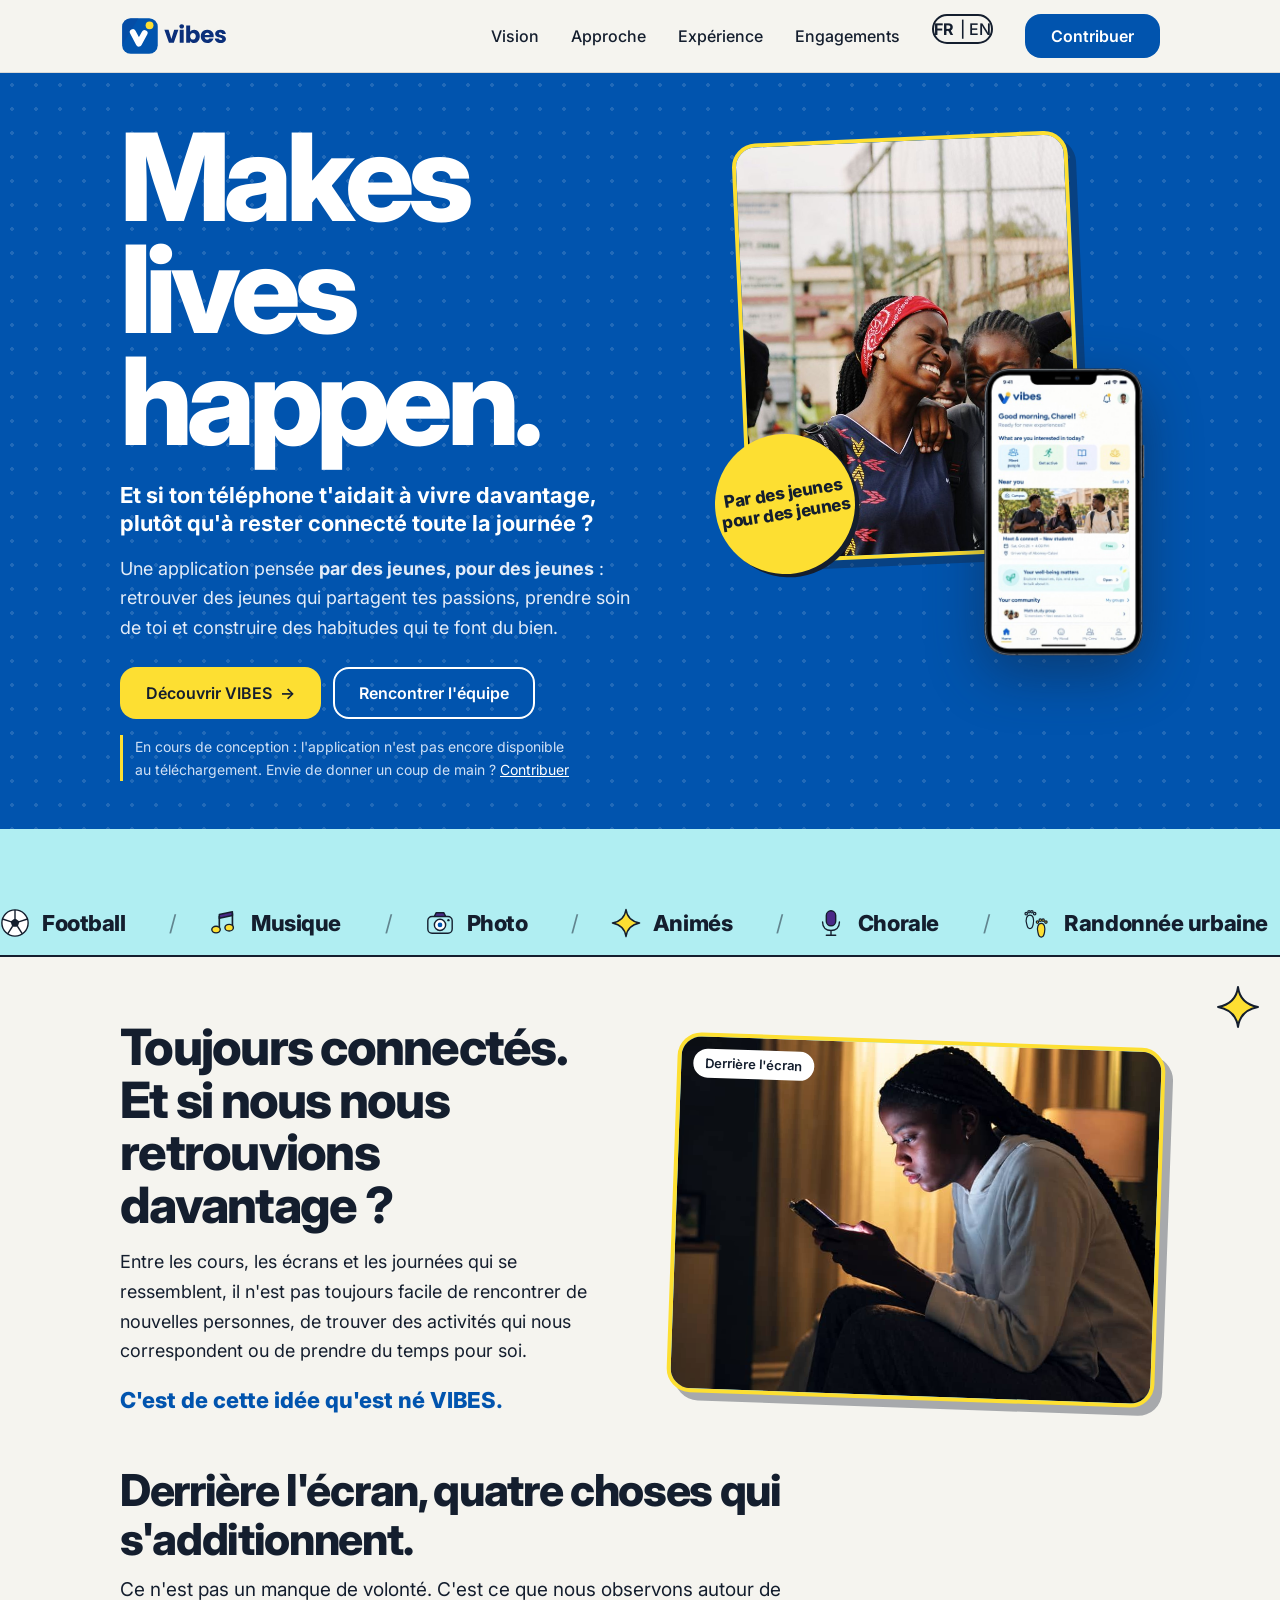
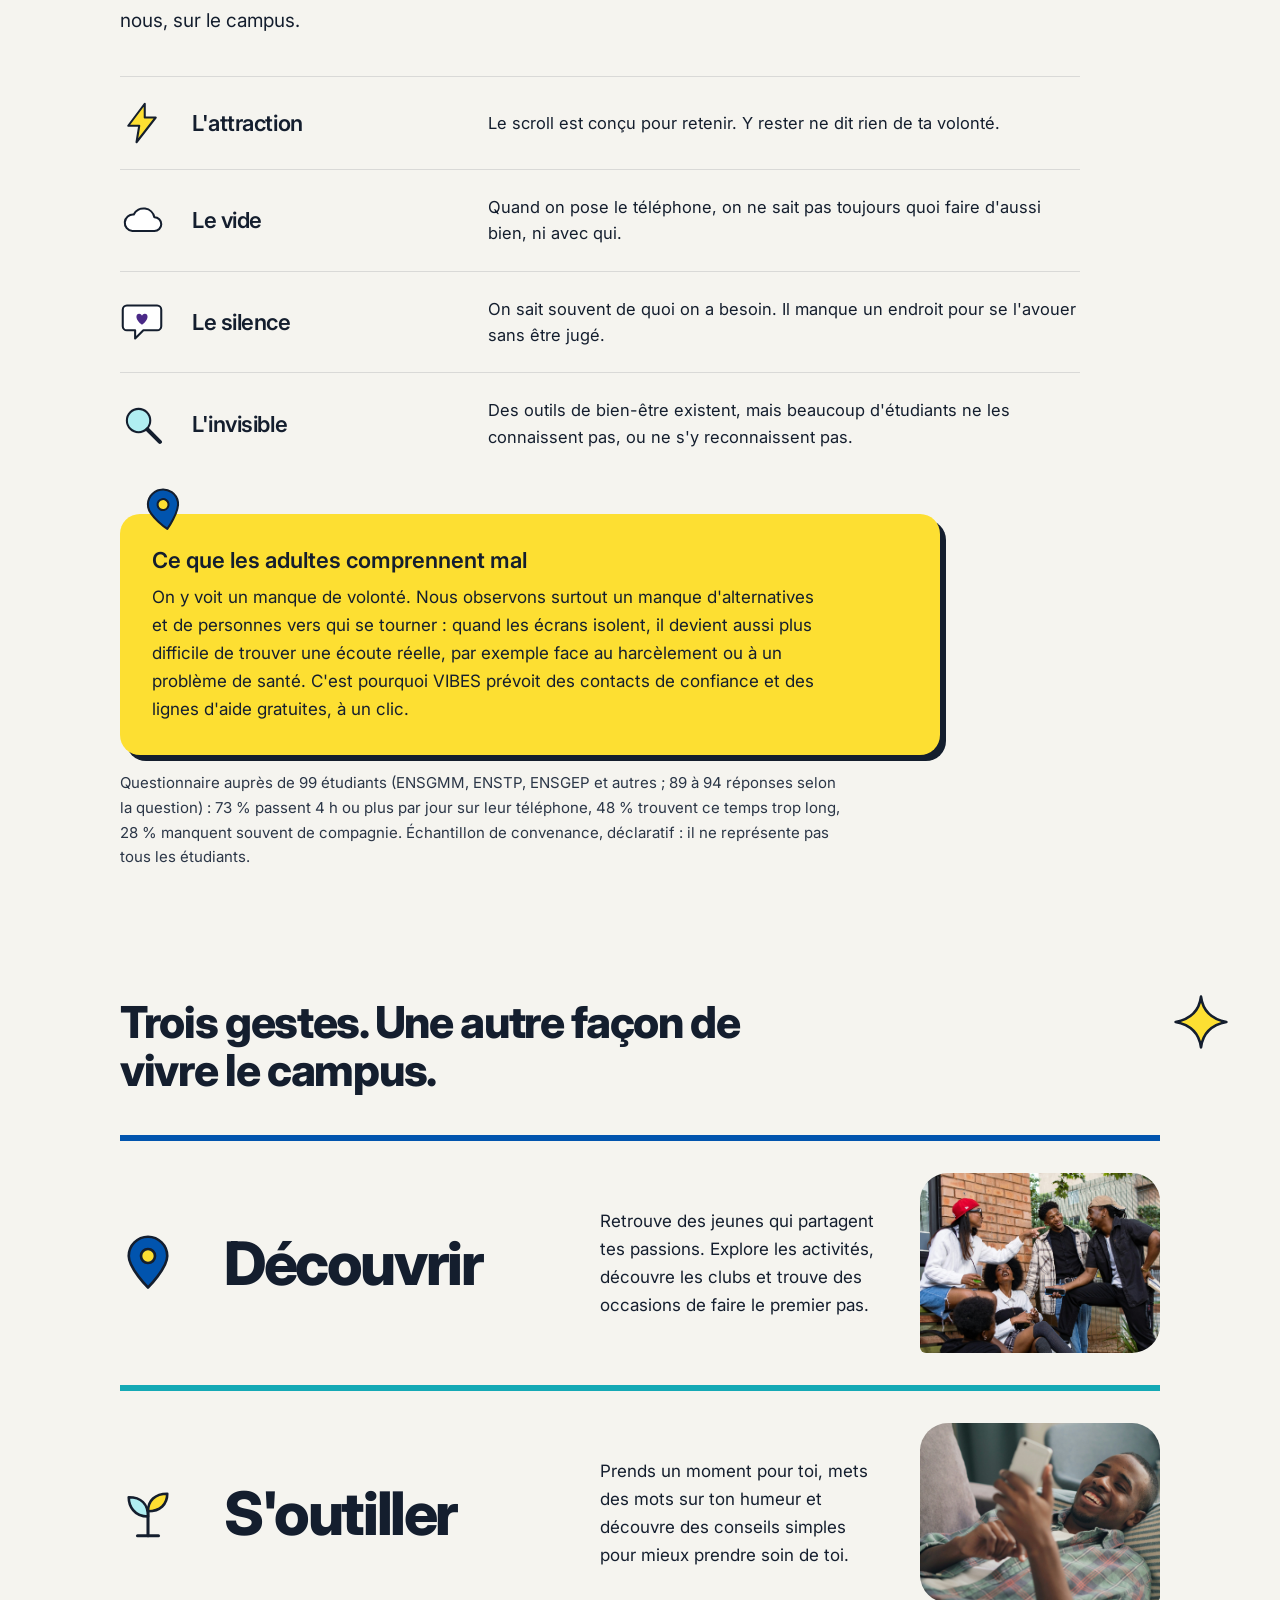
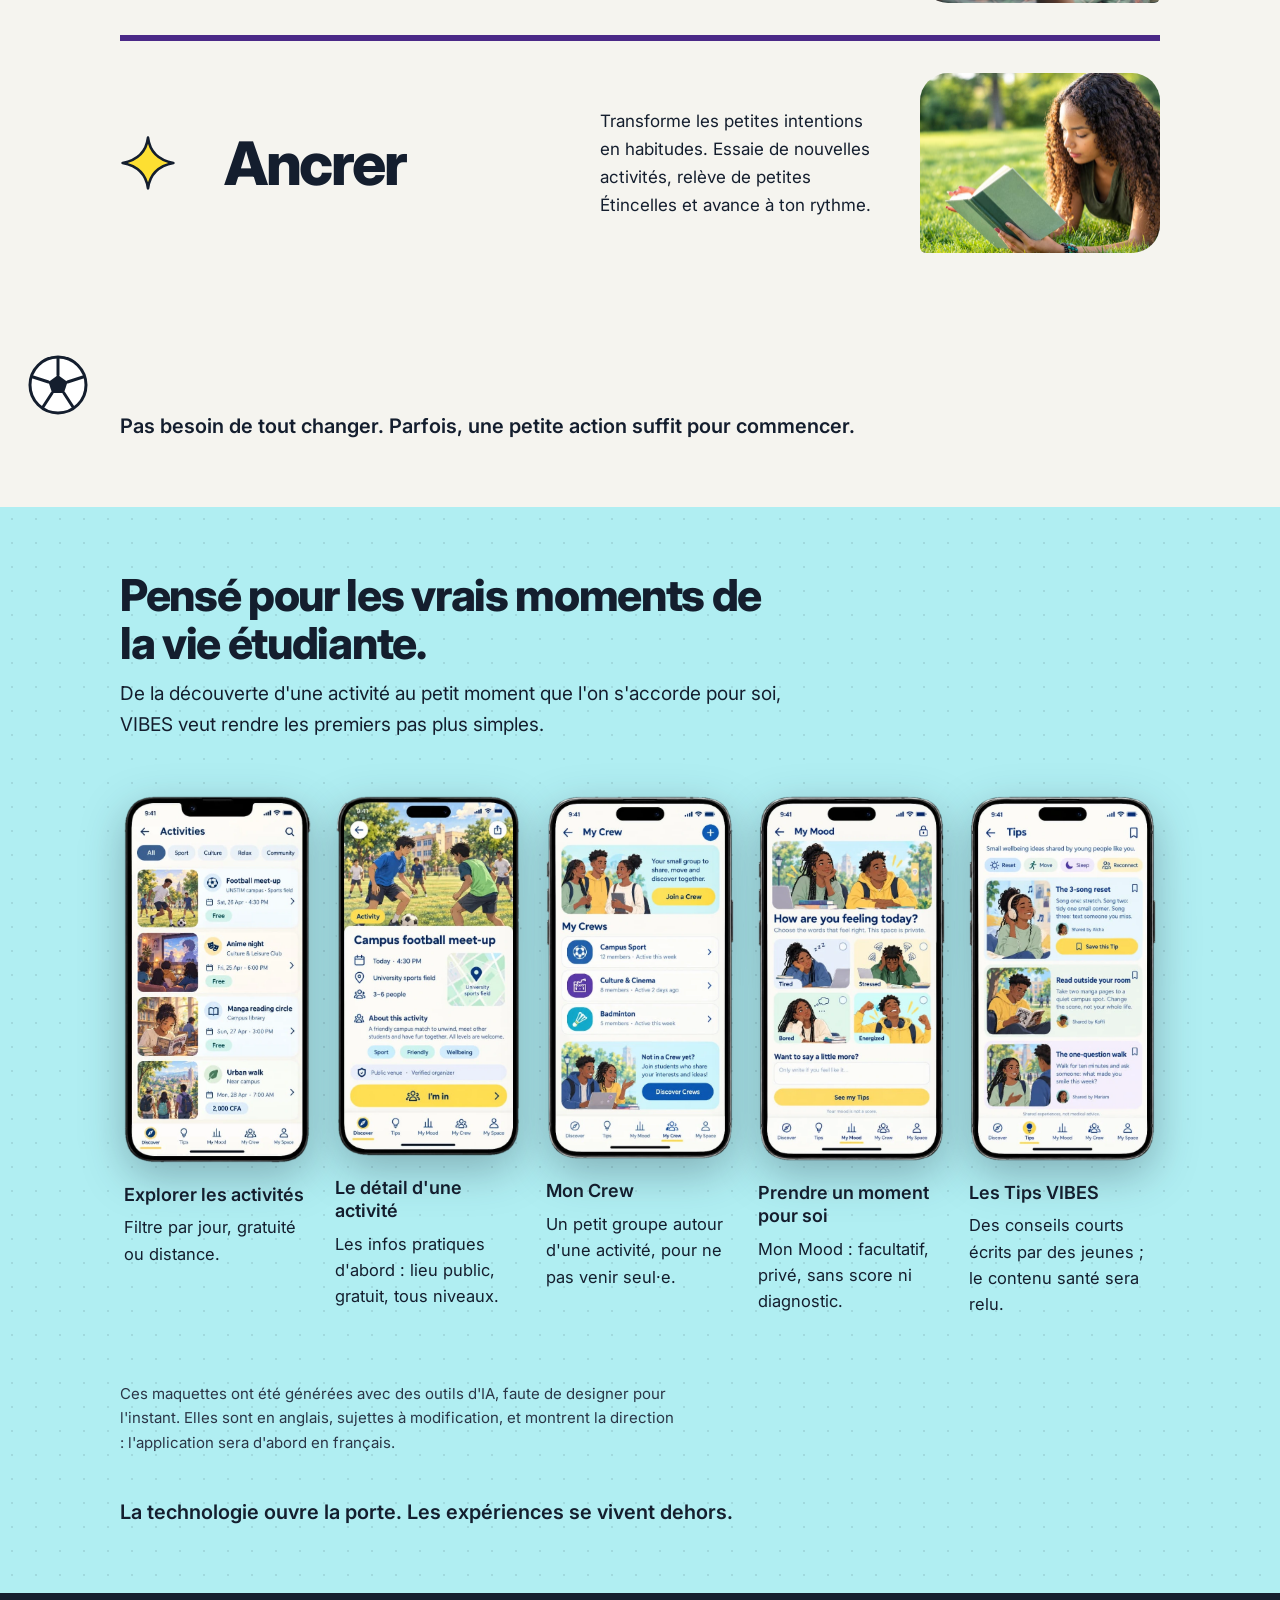
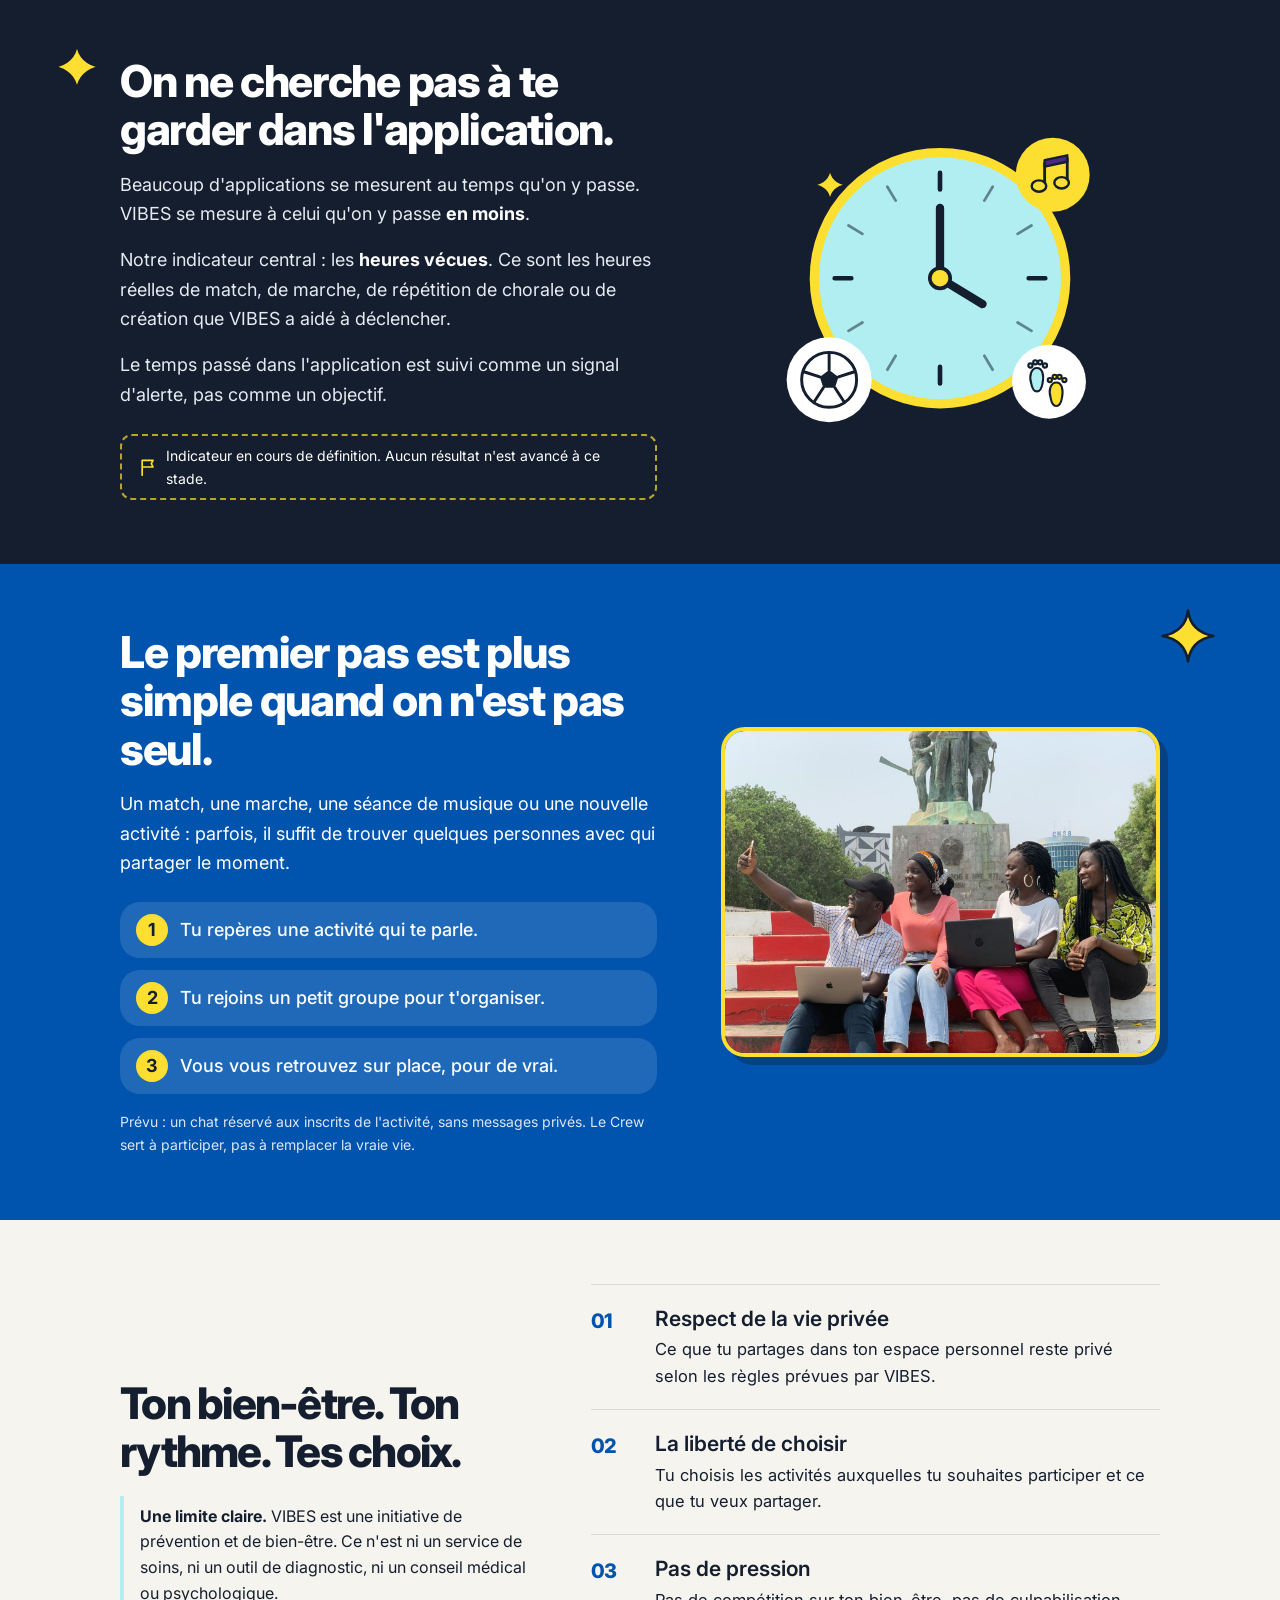
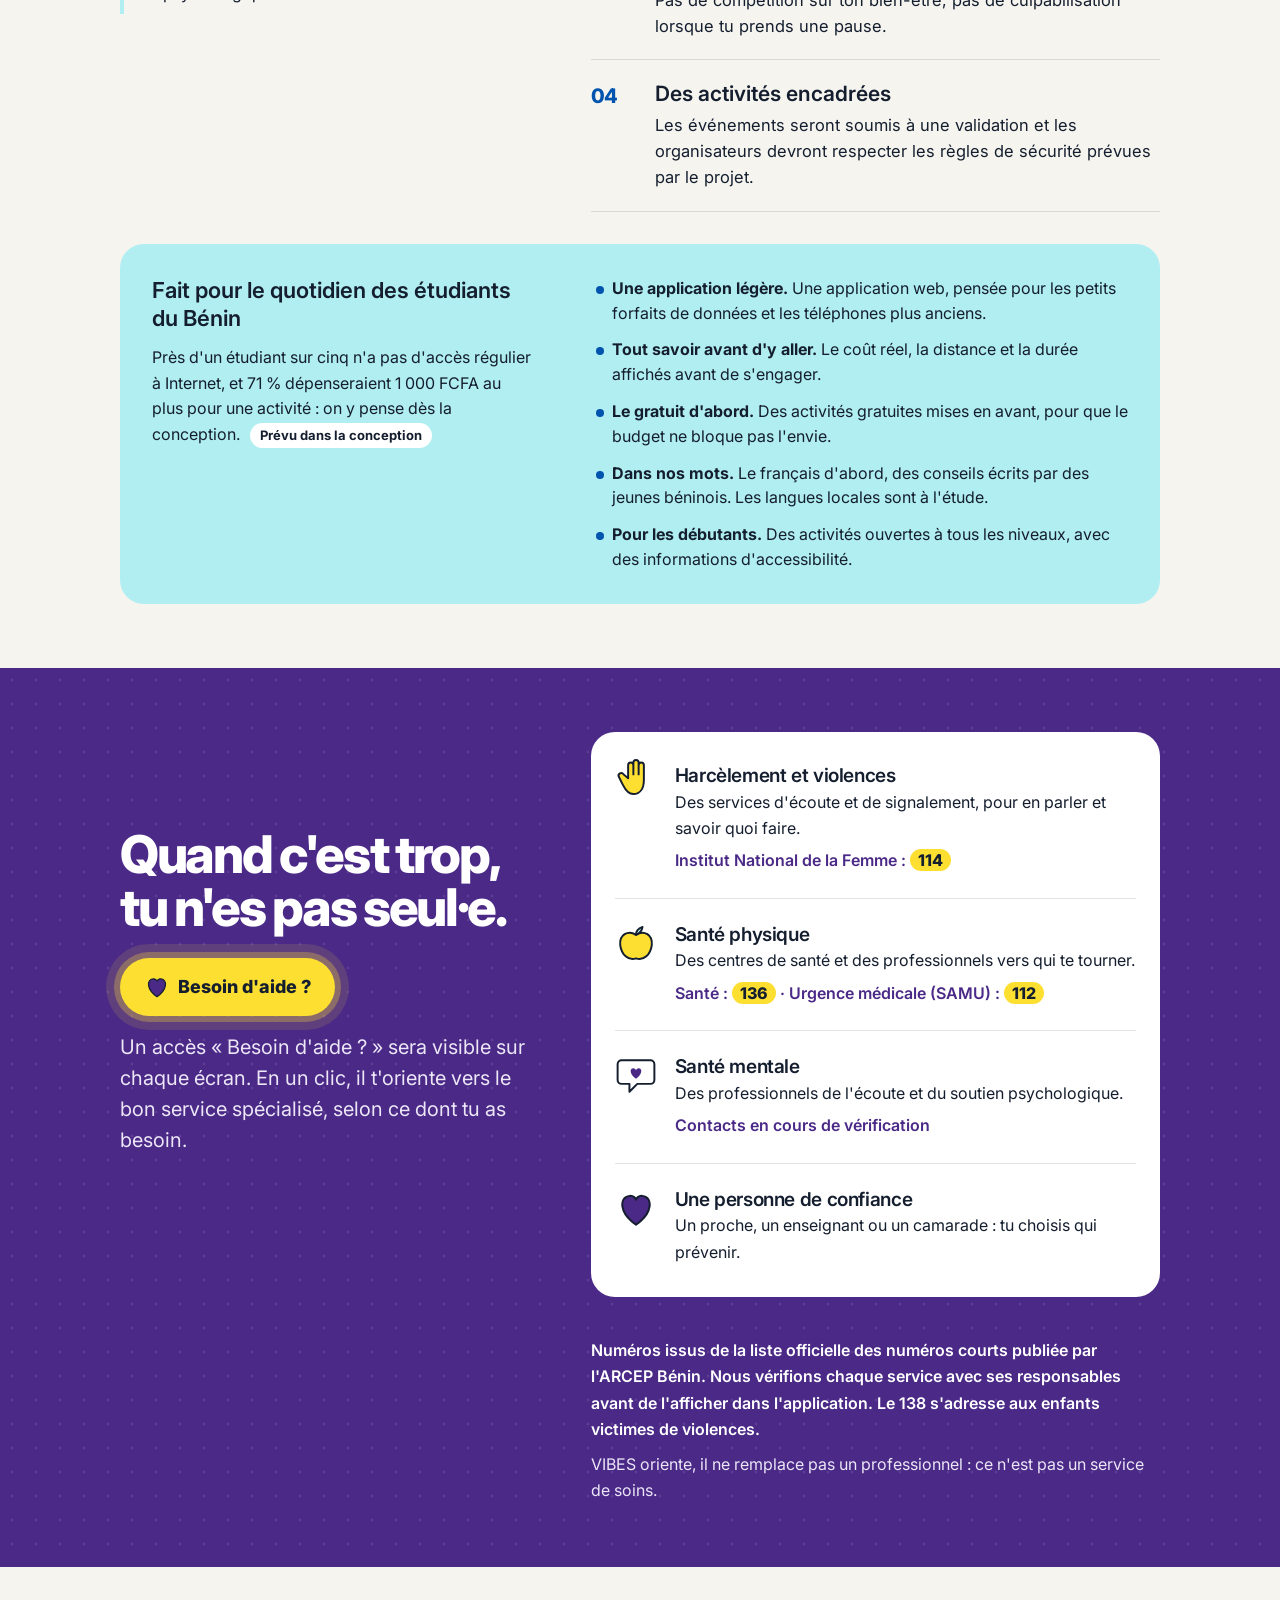
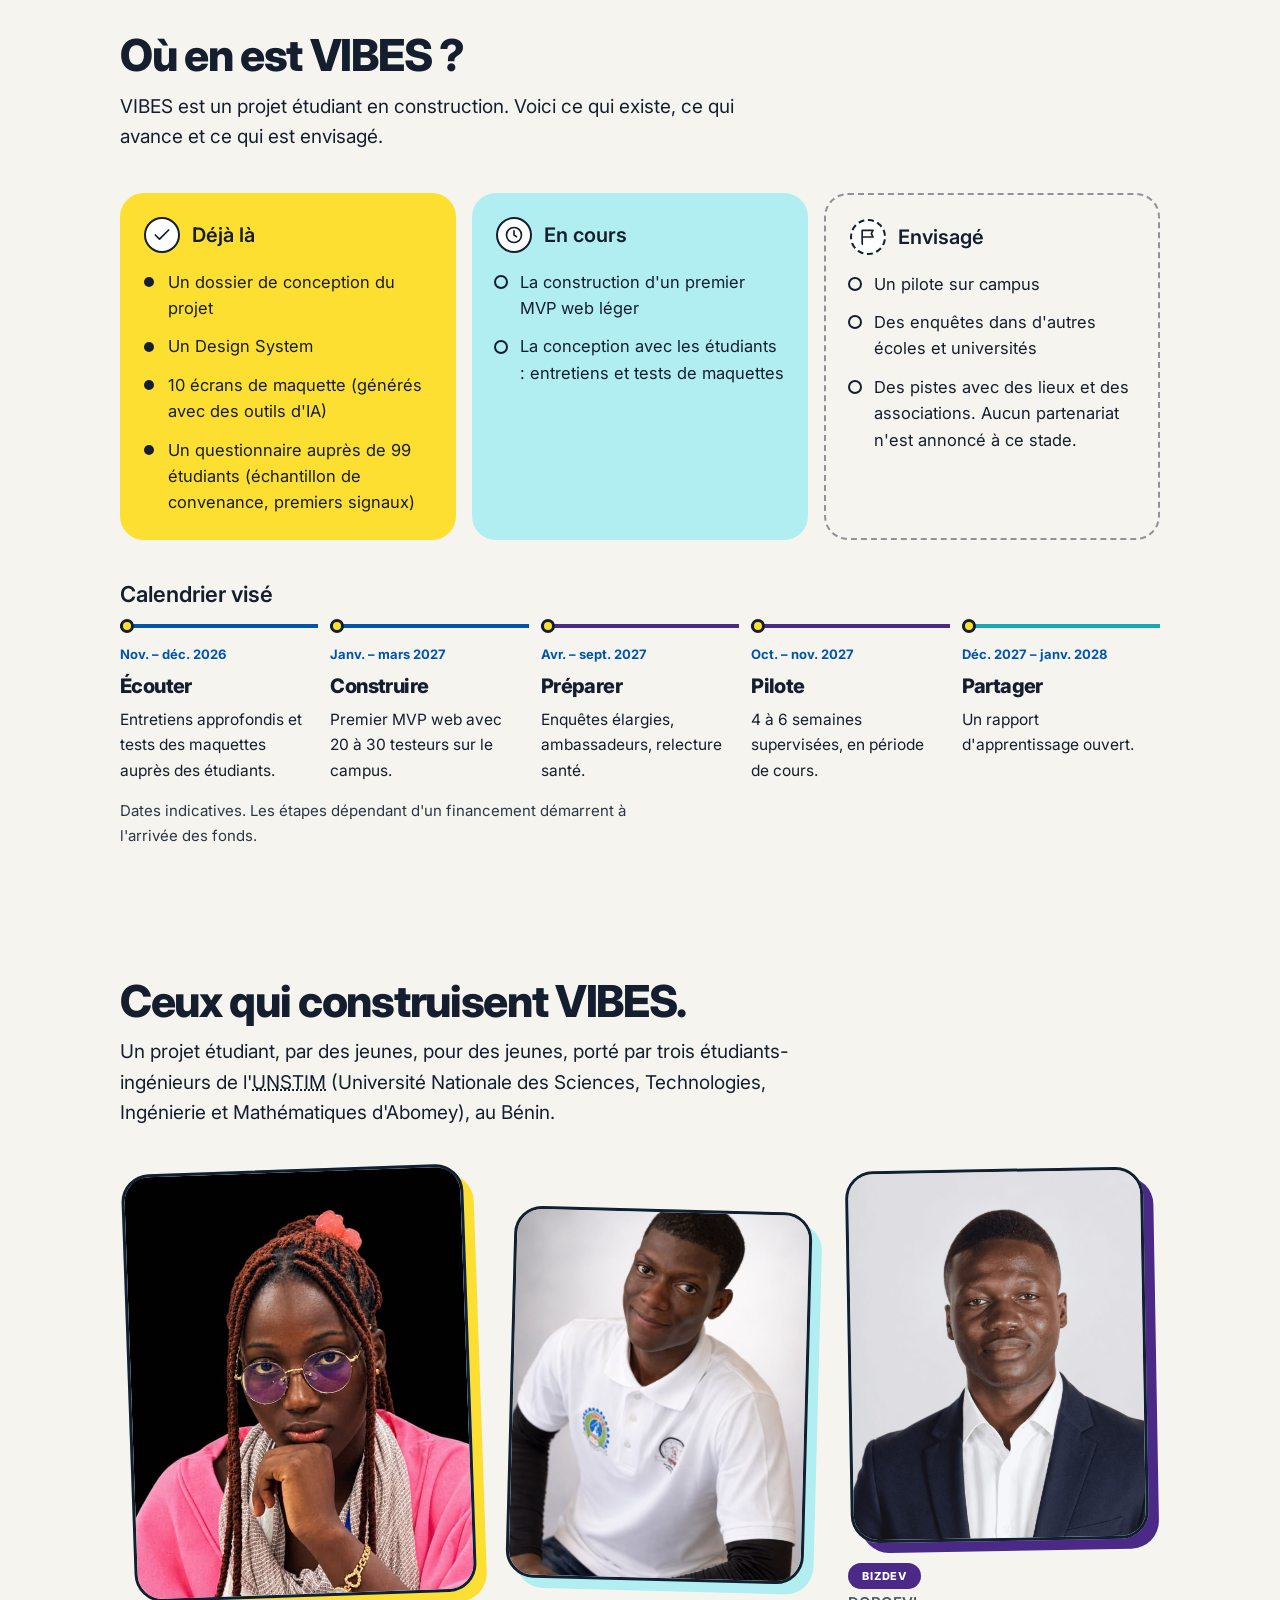
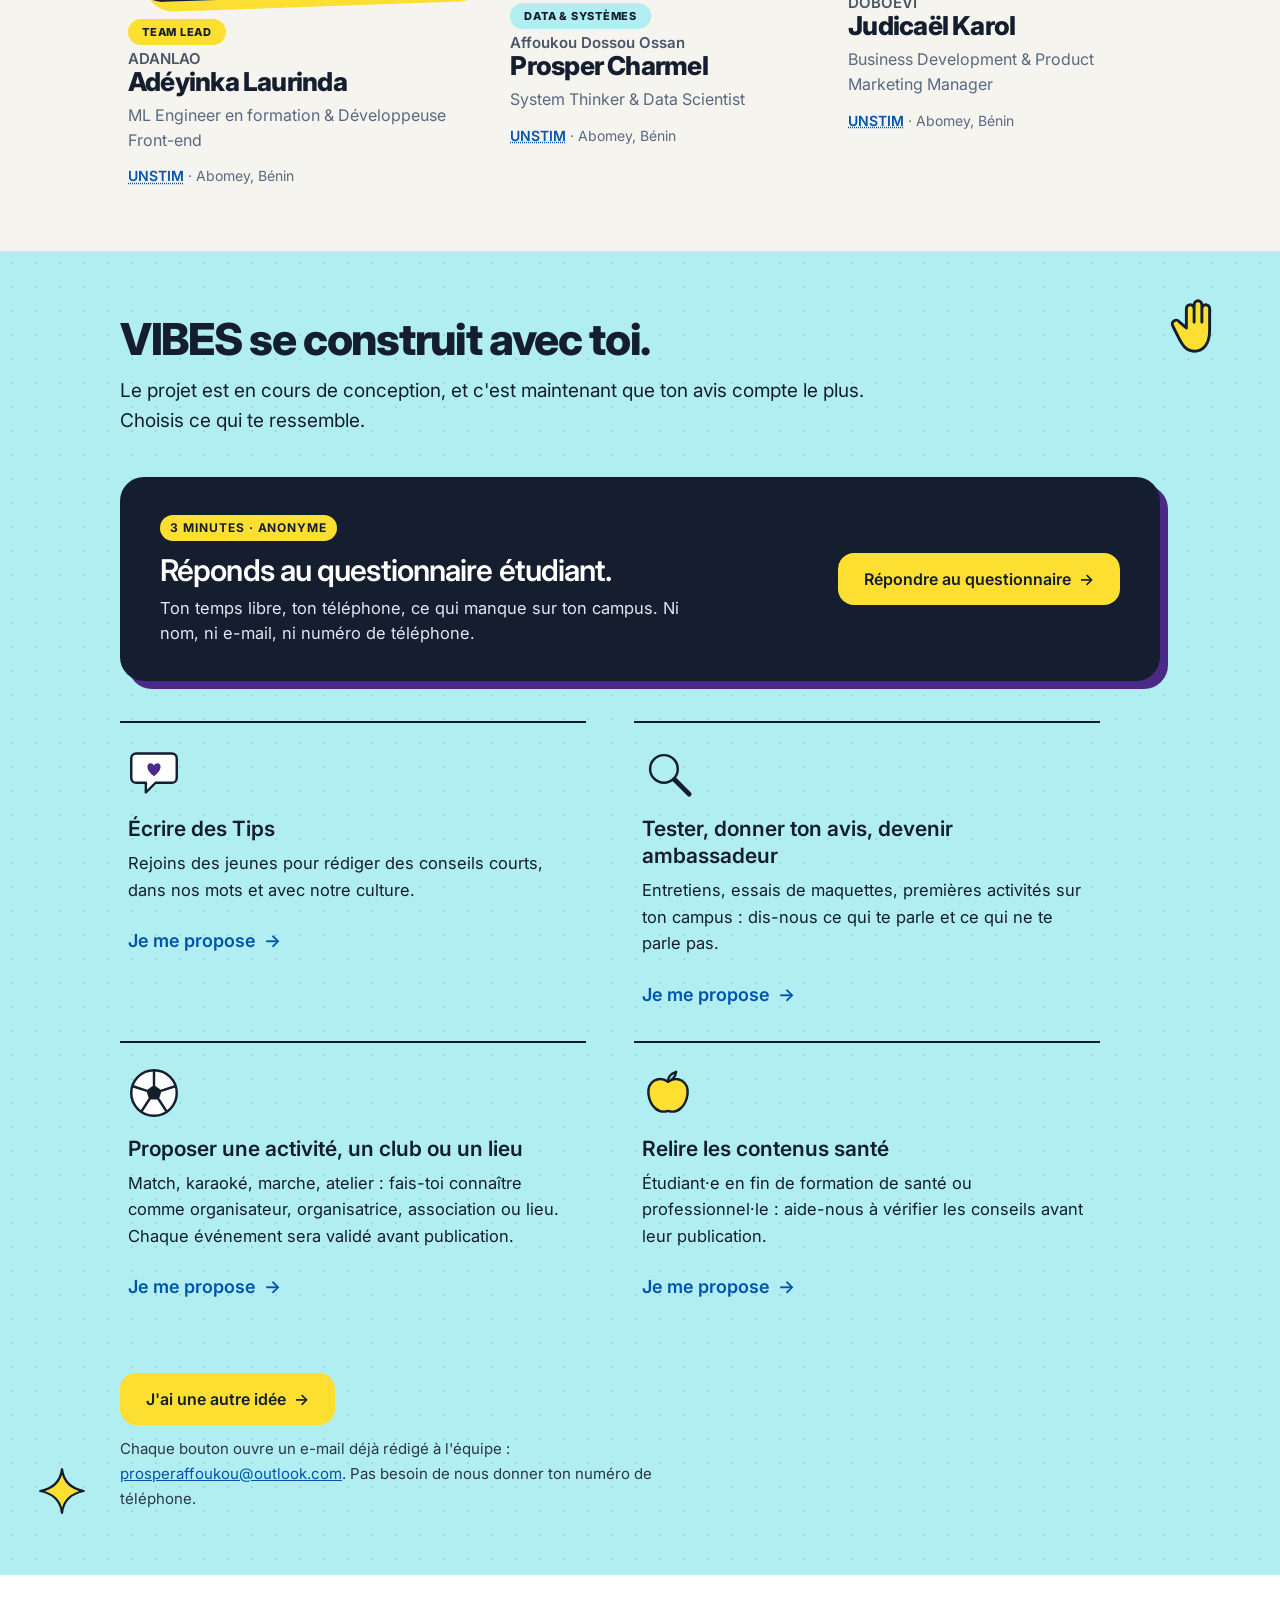
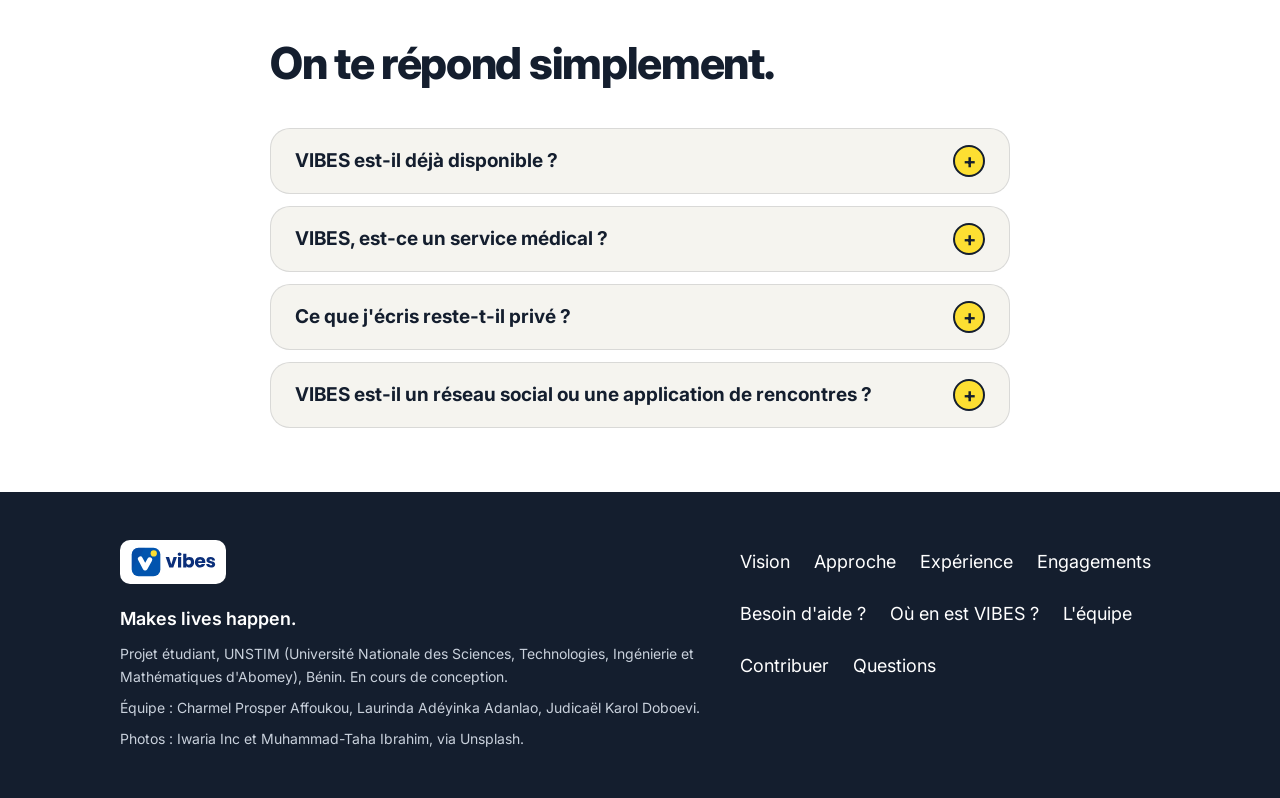
<file: index.html>
<!doctype html>
<html lang="fr">
<head>
  <meta charset="utf-8">
  <meta name="viewport" content="width=device-width, initial-scale=1">
  <title>VIBES · Makes lives happen</title>
  <meta name="description" content="VIBES est une initiative étudiante pour le bien-être sur les campus : retrouver des jeunes qui partagent tes passions, prendre soin de toi et construire des habitudes qui te font du bien.">
  <meta name="theme-color" content="#0154AE">
  <link rel="icon" href="favicon.svg" type="image/svg+xml">
  <link rel="icon" href="assets/brand/favicon-32.png" sizes="32x32" type="image/png">
  <link rel="apple-touch-icon" href="assets/brand/apple-touch-icon.png">
  <meta property="og:type" content="website">
  <meta property="og:locale" content="fr_FR">
  <meta property="og:title" content="VIBES · Makes lives happen">
  <meta property="og:description" content="Le bien-être étudiant autrement : découvrir, s'outiller, ancrer de bonnes habitudes.">
  <meta property="og:image" content="https://vibes-bj.vercel.app/assets/brand/og-image.png">
  <meta name="twitter:card" content="summary_large_image">
  <meta property="og:url" content="https://vibes-bj.vercel.app/">
  <meta property="og:site_name" content="VIBES">
  <meta name="twitter:image" content="https://vibes-bj.vercel.app/assets/brand/og-image.png">
  <link rel="canonical" href="https://vibes-bj.vercel.app/">
  <link rel="alternate" hreflang="fr" href="https://vibes-bj.vercel.app/">
  <link rel="alternate" hreflang="en" href="https://vibes-bj.vercel.app/en/">
  <link rel="alternate" hreflang="x-default" href="https://vibes-bj.vercel.app/">
  <script type="application/ld+json">{"@context":"https://schema.org","@type":"WebSite","name":"VIBES","alternateName":"VIBES · Makes lives happen","url":"https://vibes-bj.vercel.app/","inLanguage":["fr","en"],"description":"Initiative étudiante pour le bien-être sur les campus, UNSTIM, Abomey (Bénin)."}</script>
  <script>document.documentElement.classList.add('js');</script>
  <link rel="preconnect" href="https://fonts.googleapis.com">
  <link rel="preconnect" href="https://fonts.gstatic.com" crossorigin>
  <link rel="stylesheet" href="https://fonts.googleapis.com/css2?family=Inter:wght@400;500;600;700&display=swap">
  <link rel="stylesheet" href="styles.css">
</head>
<body>

<!-- ============ Bibliothèque d'illustrations (SVG) ============ -->
<svg width="0" height="0" style="position:absolute" aria-hidden="true" focusable="false">
  <defs>
    <!-- Icônes à traits (style Lucide) -->
    <symbol id="i-users" viewBox="0 0 24 24"><path d="M16 21v-2a4 4 0 0 0-4-4H6a4 4 0 0 0-4 4v2"/><circle cx="9" cy="7" r="4"/><path d="M22 21v-2a4 4 0 0 0-3-3.87"/><path d="M16 3.13a4 4 0 0 1 0 7.75"/></symbol>
    <symbol id="i-activity" viewBox="0 0 24 24"><path d="M22 12h-4l-3 9L9 3l-3 9H2"/></symbol>
    <symbol id="i-heart" viewBox="0 0 24 24"><path d="M19 14c1.49-1.46 3-3.21 3-5.5A5.5 5.5 0 0 0 16.5 3c-1.76 0-3 .5-4.5 2-1.5-1.5-2.74-2-4.5-2A5.5 5.5 0 0 0 2 8.5c0 2.3 1.5 4.05 3 5.5l7 7Z"/></symbol>
    <symbol id="i-wind" viewBox="0 0 24 24"><path d="M17.7 7.7a2.5 2.5 0 1 1 1.8 4.3H2"/><path d="M9.6 4.6A2 2 0 1 1 11 8H2"/><path d="M12.6 19.4A2 2 0 1 0 14 16H2"/></symbol>
    <symbol id="i-apple" viewBox="0 0 24 24"><path d="M12 20.94c1.5 0 2.75 1.06 4 1.06 3 0 6-8 6-12.22A4.91 4.91 0 0 0 17 5c-2.22 0-4 1.44-5 2-1-.56-2.78-2-5-2a4.9 4.9 0 0 0-5 4.78C2 14 5 22 8 22c1.25 0 2.5-1.06 4-1.06Z"/><path d="M10 2c1 .5 2 2 2 5"/></symbol>
    <symbol id="i-menu" viewBox="0 0 24 24"><path d="M4 6h16M4 12h16M4 18h16"/></symbol>
    <symbol id="i-x" viewBox="0 0 24 24"><path d="M18 6 6 18M6 6l12 12"/></symbol>
    <symbol id="i-plus" viewBox="0 0 24 24"><path d="M12 5v14M5 12h14"/></symbol>
    <symbol id="i-check" viewBox="0 0 24 24"><path d="M20 6 9 17l-5-5"/></symbol>
    <symbol id="i-clock" viewBox="0 0 24 24"><circle cx="12" cy="12" r="9"/><path d="M12 7v5l3 2"/></symbol>
    <symbol id="i-flag" viewBox="0 0 24 24"><path d="M5 22V4M5 4h13l-2 4 2 4H5"/></symbol>

    <!-- Marque : petit soleil du logo -->
    <symbol id="s-logo-sun" viewBox="0 0 24 24"><g stroke="currentColor" stroke-width="2" stroke-linecap="round"><path d="M12 1.5v3M12 19.5v3M1.5 12h3M19.5 12h3M4.6 4.6l2.1 2.1M17.3 17.3l2.1 2.1M19.4 4.6l-2.1 2.1M6.7 17.3l-2.1 2.1"/></g><circle cx="12" cy="12" r="5" fill="#FDDF32" stroke="currentColor" stroke-width="2"/></symbol>

    <!-- Autocollants : contour bleu nuit, couleurs de la palette -->
    <symbol id="s-ball" viewBox="0 0 64 64"><circle cx="32" cy="32" r="28" fill="#fff" stroke="#141E2E" stroke-width="3"/><polygon points="32,22 41.5,29 37.9,40 26.1,40 22.5,29" fill="#141E2E"/><path d="M32 22V5M41.5 29L57 24M37.9 40L47 54M26.1 40L17 54M22.5 29L7 24" stroke="#141E2E" stroke-width="3" fill="none" stroke-linecap="round"/></symbol>
    <symbol id="s-note" viewBox="0 0 64 64"><path d="M22 14 50 8v8L22 22Z" fill="#4A2987" stroke="#141E2E" stroke-width="3" stroke-linejoin="round"/><path d="M22 18v26M50 12v28" stroke="#141E2E" stroke-width="3.5" fill="none" stroke-linecap="round"/><ellipse cx="15" cy="46" rx="9" ry="7" fill="#FDDF32" stroke="#141E2E" stroke-width="3"/><ellipse cx="43" cy="42" rx="9" ry="7" fill="#FDDF32" stroke="#141E2E" stroke-width="3"/></symbol>
    <symbol id="s-camera" viewBox="0 0 64 64"><path d="M20 18l4-8h16l4 8" fill="#4A2987" stroke="#141E2E" stroke-width="3" stroke-linejoin="round"/><rect x="6" y="18" width="52" height="36" rx="9" fill="#B0EEF2" stroke="#141E2E" stroke-width="3"/><circle cx="32" cy="36" r="12" fill="#fff" stroke="#141E2E" stroke-width="3"/><circle cx="32" cy="36" r="5" fill="#0154AE"/><circle cx="50" cy="26" r="2.5" fill="#141E2E"/></symbol>
    <symbol id="s-book" viewBox="0 0 64 64"><path d="M32 18C24 12 12 12 6 14v36c6-2 18-2 26 4Z" fill="#fff" stroke="#141E2E" stroke-width="3" stroke-linejoin="round"/><path d="M32 18c8-6 20-6 26-4v36c-6-2-18-2-26 4Z" fill="#B0EEF2" stroke="#141E2E" stroke-width="3" stroke-linejoin="round"/><path d="M14 24h12M14 32h12M38 24h12M38 32h12" stroke="#141E2E" stroke-width="2.5" stroke-linecap="round"/></symbol>
    <symbol id="s-spark" viewBox="0 0 64 64"><path d="M32 3Q35 27 61 32Q35 37 32 61Q29 37 3 32Q29 27 32 3Z" fill="#FDDF32" stroke="#141E2E" stroke-width="3" stroke-linejoin="round"/></symbol>
    <symbol id="s-sun" viewBox="0 0 64 64"><g stroke="#141E2E" stroke-width="3.5" stroke-linecap="round"><path d="M32 4v8M32 52v8M4 32h8M52 32h8M12 12l6 6M46 46l6 6M52 12l-6 6M12 52l6-6"/></g><circle cx="32" cy="32" r="14" fill="#FDDF32" stroke="#141E2E" stroke-width="3"/></symbol>
    <symbol id="s-bubble" viewBox="0 0 64 64"><path d="M10 8h44a6 6 0 0 1 6 6v24a6 6 0 0 1-6 6H34L22 56V44H10a6 6 0 0 1-6-6V14a6 6 0 0 1 6-6Z" fill="#fff" stroke="#141E2E" stroke-width="3" stroke-linejoin="round"/><path d="M32 36C22 29 22 20 28 20c2 0 4 2 4 3 0-1 2-3 4-3 6 0 6 9-4 16Z" fill="#4A2987"/></symbol>
    <symbol id="s-foot" viewBox="0 0 64 64"><g stroke="#141E2E" stroke-width="2.6" stroke-linejoin="round"><path d="M10 34c-3-9 0-19 7-19s9 9 7 19c-1 6-3 10-7 10s-6-4-7-10Z" fill="#B0EEF2"/><circle cx="9" cy="12" r="2.6" fill="#B0EEF2"/><circle cx="15" cy="8" r="2.6" fill="#B0EEF2"/><circle cx="21" cy="8" r="2.6" fill="#B0EEF2"/><circle cx="27" cy="12" r="2.6" fill="#B0EEF2"/><path d="M34 52c-3-9 0-19 7-19s9 9 7 19c-1 6-3 10-7 10s-6-4-7-10Z" fill="#FDDF32"/><circle cx="33" cy="30" r="2.6" fill="#FDDF32"/><circle cx="39" cy="26" r="2.6" fill="#FDDF32"/><circle cx="45" cy="26" r="2.6" fill="#FDDF32"/><circle cx="51" cy="30" r="2.6" fill="#FDDF32"/></g></symbol>
    <symbol id="s-sprout" viewBox="0 0 64 64"><path d="M32 58V30" stroke="#141E2E" stroke-width="3.5" stroke-linecap="round"/><path d="M32 36C16 36 10 24 10 14c14 0 22 8 22 22Z" fill="#B0EEF2" stroke="#141E2E" stroke-width="3" stroke-linejoin="round"/><path d="M32 30c0-12 8-20 22-20 0 12-8 20-22 20Z" fill="#FDDF32" stroke="#141E2E" stroke-width="3" stroke-linejoin="round"/><path d="M20 58h24" stroke="#141E2E" stroke-width="3.5" stroke-linecap="round"/></symbol>
    <symbol id="s-pin" viewBox="0 0 64 64"><path d="M32 60S10 38 10 24a22 22 0 0 1 44 0C54 38 32 60 32 60Z" fill="#0154AE" stroke="#141E2E" stroke-width="3" stroke-linejoin="round"/><circle cx="32" cy="24" r="8" fill="#FDDF32" stroke="#141E2E" stroke-width="3"/></symbol>
    <symbol id="s-heart" viewBox="0 0 64 64"><path d="M32 56C6 38 6 14 22 12c6-1 10 4 10 6 0-2 4-7 10-6 16 2 16 26-10 44Z" fill="#4A2987" stroke="#141E2E" stroke-width="3" stroke-linejoin="round"/></symbol>
    <symbol id="s-bolt" viewBox="0 0 64 64"><path d="M36 4 12 36h16l-4 24 28-36H36Z" fill="#FDDF32" stroke="#141E2E" stroke-width="3" stroke-linejoin="round"/></symbol>
    <symbol id="s-cloud" viewBox="0 0 64 64"><path d="M18 48a12 12 0 0 1 2-24 16 16 0 0 1 30 4 10 10 0 0 1 0 20Z" fill="#fff" stroke="#141E2E" stroke-width="3" stroke-linejoin="round"/></symbol>
    <symbol id="s-search" viewBox="0 0 64 64"><circle cx="27" cy="27" r="17" fill="#B0EEF2" stroke="#141E2E" stroke-width="3"/><path d="m40 40 18 18" stroke="#141E2E" stroke-width="6" stroke-linecap="round"/></symbol>
    <symbol id="s-apple" viewBox="0 0 64 64"><path d="M32 18C20 10 6 18 8 34c2 14 12 24 24 20 12 4 22-6 24-20 2-16-12-24-24-16Z" fill="#FDDF32" stroke="#141E2E" stroke-width="3" stroke-linejoin="round"/><path d="M32 18c0-6 4-10 10-12-1 6-4 10-10 12Z" fill="#B0EEF2" stroke="#141E2E" stroke-width="3" stroke-linejoin="round"/></symbol>
    <symbol id="s-mic" viewBox="0 0 64 64"><rect x="22" y="6" width="20" height="32" rx="10" fill="#4A2987" stroke="#141E2E" stroke-width="3"/><path d="M14 30c0 12 8 18 18 18s18-6 18-18M32 48v10M22 58h20" stroke="#141E2E" stroke-width="3" fill="none" stroke-linecap="round"/></symbol>
    <symbol id="s-hand" viewBox="0 0 64 64"><path d="M20 34V14a4 4 0 0 1 8 0v14V10a4 4 0 0 1 8 0v18V14a4 4 0 0 1 8 0v22c0 14-6 22-16 22-8 0-12-6-16-14l-6-12a4 4 0 0 1 7-4Z" fill="#FDDF32" stroke="#141E2E" stroke-width="3" stroke-linejoin="round"/></symbol>
  </defs>
</svg>

<a class="skip" href="#contenu">Aller au contenu</a>

<!-- ============ 1. Navigation ============ -->
<header class="nav" id="haut">
  <div class="wrap nav__bar">
    <a class="logo logo--img" href="#haut" aria-label="VIBES, retour en haut de page">
      <img src="assets/brand/vibes-horizontal.svg" alt="VIBES" class="logo__img" width="107" height="40">
    </a>

    <nav class="nav__links" id="menu" aria-label="Navigation principale">
      <a href="#constat">Vision</a>
      <a href="#intentions">Approche</a>
      <a href="#experience">Expérience</a>
      <a href="#engagements">Engagements</a>
      <a class="lang" href="en/" hreflang="en" lang="en" title="Read this page in English"><b>FR</b> | EN</a>
      <a class="btn btn--blue nav__cta" href="#contribuer">Contribuer</a>
    </nav>

    <button class="nav__toggle" type="button" aria-expanded="false" aria-controls="menu" aria-label="Ouvrir le menu" data-label-open="Ouvrir le menu" data-label-close="Fermer le menu">
      <svg class="ico" aria-hidden="true"><use href="#i-menu"/></svg>
    </button>
  </div>
</header>

<main id="contenu">

  <!-- ============ 2. Hero ============ -->
  <section class="hero hero--v2">
    <div class="wrap hero2">
      <h1 class="hero2__title">Makes lives<br>happen.</h1>
      <div class="hero2__row">
        <div class="hero2__text">
          <p class="lead">Et si ton téléphone t'aidait à vivre davantage, plutôt qu'à rester connecté toute la journée ?</p>
          <p class="hero__sub">Une application pensée <strong>par des jeunes, pour des jeunes</strong> : retrouver des jeunes qui partagent tes passions, prendre soin de toi et construire des habitudes qui te font du bien.</p>
          <div class="actions">
            <a class="btn btn--yellow" href="#intentions">Découvrir VIBES <span aria-hidden="true">→</span></a>
            <a class="btn btn--ghost-light" href="#equipe">Rencontrer l'équipe</a>
          </div>
          <p class="status">En cours de conception : l'application n'est pas encore disponible au téléchargement. Envie de donner un coup de main ? <a href="#contribuer">Contribuer</a></p>
        </div>
        <div class="hero2__art">
          <div class="hero2__badge" aria-hidden="true">Par des jeunes<br>pour des jeunes</div>
          <img class="hero2__photo" src="assets/photos/amies-terrain.jpg" width="1200" height="800" alt="Étudiantes qui rient ensemble sur un terrain de sport" decoding="async" fetchpriority="high">
          <img class="hero2__phone" src="assets_1/page_accueil.png" alt="Maquette de l'écran d'accueil de VIBES : petite Étincelle du jour, activités de la semaine et accès à l'aide" decoding="async">
        </div>
      </div>
    </div>
  </section>

  <!-- Bandeau des passions -->
  <div class="marquee" role="region" aria-label="Des passions pour tous : football, musique, photo, animés, chorale, randonnée urbaine, jeux de société, cinéma, lecture, révision collective">
    <div class="marquee__track">
      <ul>
        <li><svg aria-hidden="true"><use href="#s-ball"/></svg>Football</li>
        <li><svg aria-hidden="true"><use href="#s-note"/></svg>Musique</li>
        <li><svg aria-hidden="true"><use href="#s-camera"/></svg>Photo</li>
        <li><svg aria-hidden="true"><use href="#s-spark"/></svg>Animés</li>
        <li><svg aria-hidden="true"><use href="#s-mic"/></svg>Chorale</li>
        <li><svg aria-hidden="true"><use href="#s-foot"/></svg>Randonnée urbaine</li>
        <li><svg aria-hidden="true"><use href="#s-bolt"/></svg>Jeux de société</li>
        <li><svg aria-hidden="true"><use href="#s-camera"/></svg>Cinéma</li>
        <li><svg aria-hidden="true"><use href="#s-book"/></svg>Lecture</li>
        <li><svg aria-hidden="true"><use href="#s-bubble"/></svg>Révision collective</li>
      </ul>
      <ul aria-hidden="true">
        <li><svg><use href="#s-ball"/></svg>Football</li>
        <li><svg><use href="#s-note"/></svg>Musique</li>
        <li><svg><use href="#s-camera"/></svg>Photo</li>
        <li><svg><use href="#s-spark"/></svg>Animés</li>
        <li><svg><use href="#s-mic"/></svg>Chorale</li>
        <li><svg><use href="#s-foot"/></svg>Randonnée urbaine</li>
        <li><svg><use href="#s-bolt"/></svg>Jeux de société</li>
        <li><svg><use href="#s-camera"/></svg>Cinéma</li>
        <li><svg><use href="#s-book"/></svg>Lecture</li>
        <li><svg><use href="#s-bubble"/></svg>Révision collective</li>
      </ul>
    </div>
  </div>

  <!-- ============ 3. Le problème (constat + quatre couches) ============ -->
  <section class="section" id="constat">
    <svg class="deco deco--m bob" style="--s:44px;top:28px;right:20px" aria-hidden="true"><use href="#s-spark"/></svg>
    <div class="wrap constat">
      <div class="constat__text reveal">
        <p class="eyebrow eyebrow--blue">Le constat</p>
        <h2>Toujours connectés. Et si nous nous retrouvions davantage ?</h2>
        <p>Entre les cours, les écrans et les journées qui se ressemblent, il n'est pas toujours facile de rencontrer de nouvelles personnes, de trouver des activités qui nous correspondent ou de prendre du temps pour soi.</p>
        <p class="transition">C'est de cette idée qu'est né VIBES.</p>
      </div>
      <div class="duo reveal">
        <figure class="scene-card scene-card--photo">
          <figcaption>Derrière l'écran</figcaption>
          <img class="scene-photo" src="assets_1/derrière_l'écran.jpeg" width="1200" height="800" alt="Étudiantes qui rient ensemble sur un terrain de sport" loading="lazy" decoding="async">
        </figure>
      </div>
    </div>

    <div class="wrap wrap--follow">
      <header class="section__head reveal">
        <p class="eyebrow eyebrow--blue">Pourquoi VIBES existe</p>
        <h2>Derrière l'écran, quatre choses qui s'additionnent.</h2>
        <p class="section__intro">Ce n'est pas un manque de volonté. C'est ce que nous observons autour de nous, sur le campus.</p>
      </header>

      <ol class="layers">
        <li class="layer reveal">
          <svg class="layer__ico" aria-hidden="true"><use href="#s-bolt"/></svg>
          <span class="layer__n">1</span>
          <h3>L'attraction</h3>
          <p>Le scroll est conçu pour retenir. Y rester ne dit rien de ta volonté.</p>
        </li>
        <li class="layer reveal">
          <svg class="layer__ico" aria-hidden="true"><use href="#s-cloud"/></svg>
          <span class="layer__n">2</span>
          <h3>Le vide</h3>
          <p>Quand on pose le téléphone, on ne sait pas toujours quoi faire d'aussi bien, ni avec qui.</p>
        </li>
        <li class="layer reveal">
          <svg class="layer__ico" aria-hidden="true"><use href="#s-bubble"/></svg>
          <span class="layer__n">3</span>
          <h3>Le silence</h3>
          <p>On sait souvent de quoi on a besoin. Il manque un endroit pour se l'avouer sans être jugé.</p>
        </li>
        <li class="layer reveal">
          <svg class="layer__ico" aria-hidden="true"><use href="#s-search"/></svg>
          <span class="layer__n">4</span>
          <h3>L'invisible</h3>
          <p>Des outils de bien-être existent, mais beaucoup d'étudiants ne les connaissent pas, ou ne s'y reconnaissent pas.</p>
        </li>
      </ol>

      <aside class="callout reveal"><svg class="callout__pin" aria-hidden="true"><use href="#s-pin"/></svg>
        <h3>Ce que les adultes comprennent mal</h3>
        <p>On y voit un manque de volonté. Nous observons surtout un manque d'alternatives et de personnes vers qui se tourner : quand les écrans isolent, il devient aussi plus difficile de trouver une écoute réelle, par exemple face au harcèlement ou à un problème de santé. C'est pourquoi VIBES prévoit des contacts de confiance et des lignes d'aide gratuites, à un clic.</p>
      </aside>
      <p class="note reveal">Questionnaire auprès de 99 étudiants (ENSGMM, ENSTP, ENSGEP et autres ; 89 à 94 réponses selon la question) : 73 % passent 4 h ou plus par jour sur leur téléphone, 48 % trouvent ce temps trop long, 28 % manquent souvent de compagnie. Échantillon de convenance, déclaratif : il ne représente pas tous les étudiants.</p>
    </div>
  </section>

  <!-- ============ 4. Les trois intentions ============ -->
  <section class="section" id="intentions">
    <svg class="deco" style="--s:56px;top:60px;right:4%" aria-hidden="true"><use href="#s-spark"/></svg>
    <svg class="deco" style="--s:64px;bottom:90px;left:2%" aria-hidden="true"><use href="#s-ball"/></svg>
    <div class="wrap">
      <header class="section__head reveal">
        <p class="eyebrow eyebrow--blue">L'approche</p>
        <h2>Trois gestes. Une autre façon de vivre le campus.</h2>
      </header>

      <ul class="gestures">
        <li class="gesture gesture--blue reveal">
          <svg class="gesture__ico" aria-hidden="true"><use href="#s-pin"/></svg>
          <h3>Découvrir</h3>
          <p>Retrouve des jeunes qui partagent tes passions. Explore les activités, découvre les clubs et trouve des occasions de faire le premier pas.</p>
          <img class="card__scene card__scene--photo" src="assets_1/Discover.jpeg" alt="Découvrir des activités et rencontrer des jeunes qui partagent tes passions" loading="lazy" decoding="async">
        </li>
        <li class="gesture gesture--turq reveal">
          <svg class="gesture__ico" aria-hidden="true"><use href="#s-sprout"/></svg>
          <h3>S'outiller</h3>
          <p>Prends un moment pour toi, mets des mots sur ton humeur et découvre des conseils simples pour mieux prendre soin de toi.</p>
          <img class="card__scene card__scene--photo" src="assets_1/equip yourself.jpeg" alt="Un étudiant prend un moment pour lui sur son téléphone" loading="lazy" decoding="async">
        </li>
        <li class="gesture gesture--purple reveal">
          <svg class="gesture__ico" aria-hidden="true"><use href="#s-spark"/></svg>
          <h3>Ancrer</h3>
          <p>Transforme les petites intentions en habitudes. Essaie de nouvelles activités, relève de petites Étincelles et avance à ton rythme.</p>
          <img class="card__scene card__scene--photo" src="assets_1/anchor.jpeg" alt="Ancrer de bonnes habitudes et avancer à son rythme" loading="lazy" decoding="async">
        </li>
      </ul>

      <p class="dimline reveal"><strong>Cinq dimensions du bien-être :</strong> le lien social · le bien-être physique · l'équilibre émotionnel · le bien-être mental · l'alimentation.</p>
      <p class="closing reveal">Pas besoin de tout changer. Parfois, une petite action suffit pour commencer.</p>
    </div>
  </section>

  <!-- ============ 6. Aperçu de l'expérience ============ -->
  <section class="section section--turq" id="experience">
    <div class="wrap">
      <header class="section__head reveal">
        <p class="eyebrow eyebrow--blue">L'expérience</p>
        <h2>Pensé pour les vrais moments de la vie étudiante.</h2>
        <p class="section__intro">De la découverte d'une activité au petit moment que l'on s'accorde pour soi, VIBES veut rendre les premiers pas plus simples.</p>
      </header>

      <div class="gallery">
        <div class="gal__item reveal">
          <figure class="phone" data-shot>
            <img src="assets/screens/02_explorer_activites.webp" alt="Maquette de l'écran Découvrir : activités du campus filtrables par jour, gratuité ou proximité" loading="lazy" decoding="async">
            <figcaption class="phone__missing">Maquette à ajouter : 02_explorer_activites.png</figcaption>
          </figure>
          <h3>Explorer les activités</h3>
          <p>Filtre par jour, gratuité ou distance.</p>
        </div>
        <div class="gal__item reveal">
          <figure class="phone" data-shot>
            <img src="assets/screens/03_detail_activite.webp" alt="Maquette du détail d'une activité : soirée anime au campus, informations pratiques et bouton Je participe" loading="lazy" decoding="async">
            <figcaption class="phone__missing">Maquette à ajouter : 03_detail_activite.png</figcaption>
          </figure>
          <h3>Le détail d'une activité</h3>
          <p>Les infos pratiques d'abord : lieu public, gratuit, tous niveaux.</p>
        </div>
        <div class="gal__item reveal">
          <figure class="phone" data-shot>
            <img src="assets/screens/05_mon_crew.webp" alt="Maquette de l'écran Mon Crew : petits groupes autour d'activités du campus" loading="lazy" decoding="async">
            <figcaption class="phone__missing">Maquette à ajouter : 05_mon_crew.png</figcaption>
          </figure>
          <h3>Mon Crew</h3>
          <p>Un petit groupe autour d'une activité, pour ne pas venir seul·e.</p>
        </div>
        <div class="gal__item reveal">
          <figure class="phone" data-shot>
            <img src="assets/screens/07_mon_mood.webp" alt="Maquette de Mon Mood : choix de ressenti du jour, avec la mention que l'humeur n'est pas un score" loading="lazy" decoding="async">
            <figcaption class="phone__missing">Maquette à ajouter : 07_mon_mood.png</figcaption>
          </figure>
          <h3>Prendre un moment pour soi</h3>
          <p>Mon Mood : facultatif, privé, sans score ni diagnostic.</p>
        </div>
        <div class="gal__item reveal">
          <figure class="phone" data-shot>
            <img src="assets/screens/09_tips_vibes.webp" alt="Maquette des Tips VIBES : petits conseils partagés par des jeunes, classés par thème" loading="lazy" decoding="async">
            <figcaption class="phone__missing">Maquette à ajouter : 09_tips_vibes.png</figcaption>
          </figure>
          <h3>Les Tips VIBES</h3>
          <p>Des conseils courts écrits par des jeunes ; le contenu santé sera relu.</p>
        </div>
      </div>
      <p class="note gallery__note reveal">Ces maquettes ont été générées avec des outils d'IA, faute de designer pour l'instant. Elles sont en anglais, sujettes à modification, et montrent la direction : l'application sera d'abord en français.</p>
      <p class="closing reveal">La technologie ouvre la porte. Les expériences se vivent dehors.</p>
    </div>
  </section>

  <!-- ============ Heures vécues ============ -->
  <section class="section section--night" id="heures">
    <svg class="deco" style="--s:52px;top:48px;left:4%" aria-hidden="true"><use href="#s-spark"/></svg>
    <div class="wrap heures">
      <div class="heures__text reveal">
        <p class="eyebrow eyebrow--yellow">Ce qui nous distingue</p>
        <h2>On ne cherche pas à te garder dans l'application.</h2>
        <p>Beaucoup d'applications se mesurent au temps qu'on y passe. VIBES se mesure à celui qu'on y passe <strong>en moins</strong>.</p>
        <p>Notre indicateur central : les <strong>heures vécues</strong>. Ce sont les heures réelles de match, de marche, de répétition de chorale ou de création que VIBES a aidé à déclencher.</p>
        <p>Le temps passé dans l'application est suivi comme un signal d'alerte, pas comme un objectif.</p>
        <p class="tag"><svg class="ico" aria-hidden="true"><use href="#i-flag"/></svg>Indicateur en cours de définition. Aucun résultat n'est avancé à ce stade.</p>
      </div>
      <div class="clock reveal" aria-hidden="true">
        <svg viewBox="-24 -8 368 336">
          <circle cx="160" cy="160" r="136" fill="#B0EEF2" stroke="#FDDF32" stroke-width="10"/>
          <g stroke="#141E2E" stroke-width="5" stroke-linecap="round">
            <path d="M160 46v18M160 256v18M46 160h18M256 160h18"/>
          </g>
          <g stroke="#141E2E" stroke-width="3" stroke-linecap="round" opacity=".5">
            <path d="M217 61l-9 15M259 103l-15 9M259 217l-15-9M217 259l-9-15M103 259l9-15M61 217l15-9M61 103l15 9M103 61l9 15"/>
          </g>
          <path d="M160 160V84M160 160l46 28" stroke="#141E2E" stroke-width="9" stroke-linecap="round"/>
          <circle cx="160" cy="160" r="11" fill="#FDDF32" stroke="#141E2E" stroke-width="4"/>
          <circle cx="40" cy="270" r="46" fill="#fff"/><use href="#s-ball" x="6" y="236" width="68" height="68"/>
          <circle cx="282" cy="48" r="40" fill="#FDDF32"/><use href="#s-note" x="254" y="20" width="56" height="56"/>
          <circle cx="278" cy="272" r="40" fill="#fff"/><use href="#s-foot" x="250" y="244" width="56" height="56"/>
          <use href="#s-spark" x="22" y="40" width="38" height="38"/>
        </svg>
      </div>
    </div>
  </section>

  <!-- ============ 7. Le Crew ============ -->
  <section class="section section--blue" id="crew">
    <svg class="deco" style="--s:56px;top:44px;right:5%" aria-hidden="true"><use href="#s-spark"/></svg>
    <div class="wrap crew">
      <div class="crew__text reveal">
        <p class="eyebrow eyebrow--yellow">Le Crew</p>
        <h2>Le premier pas est plus simple quand on n'est pas seul.</h2>
        <p>Un match, une marche, une séance de musique ou une nouvelle activité : parfois, il suffit de trouver quelques personnes avec qui partager le moment.</p>

        <ol class="steps">
          <li><span>1</span>Tu repères une activité qui te parle.</li>
          <li><span>2</span>Tu rejoins un petit groupe pour t'organiser.</li>
          <li><span>3</span>Vous vous retrouvez sur place, pour de vrai.</li>
        </ol>
        <p class="crew__note">Prévu : un chat réservé aux inscrits de l'activité, sans messages privés. Le Crew sert à participer, pas à remplacer la vraie vie.</p>
      </div>

      <div class="crewshot crewshot--solo reveal">
        <img class="crewshot__photo" src="assets/photos/etudiants-marches.jpg" width="1400" height="1050" alt="Quatre étudiants assis sur des marches avec des ordinateurs portables, l'un d'eux prend un selfie" loading="lazy" decoding="async">
      </div>
    </div>
  </section>

  <!-- ============ 8. Confiance et respect ============ -->
  <section class="section" id="engagements">
    <div class="wrap eng">
      <div class="eng__side reveal">
        <p class="eyebrow eyebrow--blue">Nos engagements</p>
        <h2>Ton bien-être. Ton rythme. Tes choix.</h2>
        <p class="eng__limit"><strong>Une limite claire.</strong> VIBES est une initiative de prévention et de bien-être. Ce n'est ni un service de soins, ni un outil de diagnostic, ni un conseil médical ou psychologique.</p>
      </div>
      <ol class="eng__list">
        <li class="reveal"><h3>Respect de la vie privée</h3><p>Ce que tu partages dans ton espace personnel reste privé selon les règles prévues par VIBES.</p></li>
        <li class="reveal"><h3>La liberté de choisir</h3><p>Tu choisis les activités auxquelles tu souhaites participer et ce que tu veux partager.</p></li>
        <li class="reveal"><h3>Pas de pression</h3><p>Pas de compétition sur ton bien-être, pas de culpabilisation lorsque tu prends une pause.</p></li>
        <li class="reveal"><h3>Des activités encadrées</h3><p>Les événements seront soumis à une validation et les organisateurs devront respecter les règles de sécurité prévues par le projet.</p></li>
      </ol>
      <div class="eng__here reveal">
        <h3>Fait pour le quotidien des étudiants du Bénin</h3>
        <p class="section__intro">Près d'un étudiant sur cinq n'a pas d'accès régulier à Internet, et 71 % dépenseraient 1 000 FCFA au plus pour une activité : on y pense dès la conception. <span class="pill">Prévu dans la conception</span></p>
        <ul>
          <li><strong>Une application légère.</strong> Une application web, pensée pour les petits forfaits de données et les téléphones plus anciens.</li>
          <li><strong>Tout savoir avant d'y aller.</strong> Le coût réel, la distance et la durée affichés avant de s'engager.</li>
          <li><strong>Le gratuit d'abord.</strong> Des activités gratuites mises en avant, pour que le budget ne bloque pas l'envie.</li>
          <li><strong>Dans nos mots.</strong> Le français d'abord, des conseils écrits par des jeunes béninois. Les langues locales sont à l'étude.</li>
          <li><strong>Pour les débutants.</strong> Des activités ouvertes à tous les niveaux, avec des informations d'accessibilité.</li>
        </ul>
      </div>
    </div>
  </section>

  <!-- ============ Besoin d'aide ============ -->
  <section class="section section--help" id="aide">
    <div class="wrap help">
      <div class="help__head reveal">
        <h2>Quand c'est trop, tu n'es pas seul·e.</h2>
        <p class="help__demo" aria-hidden="true"><span><svg class="ico-btn" aria-hidden="true"><use href="#s-heart"/></svg>Besoin d'aide ?</span></p>
        <p class="help__lead">Un accès « Besoin d'aide ? » sera visible sur chaque écran. En un clic, il t'oriente vers le bon service spécialisé, selon ce dont tu as besoin.</p>
      </div>
      <ul class="help__list">
        <li class="reveal"><svg class="help__ico" aria-hidden="true"><use href="#s-hand"/></svg><h3>Harcèlement et violences</h3><p>Des services d'écoute et de signalement, pour en parler et savoir quoi faire.</p><p class="help__num">Institut National de la Femme : <strong>114</strong></p></li>
        <li class="reveal"><svg class="help__ico" aria-hidden="true"><use href="#s-apple"/></svg><h3>Santé physique</h3><p>Des centres de santé et des professionnels vers qui te tourner.</p><p class="help__num">Santé : <strong>136</strong> · Urgence médicale (SAMU) : <strong>112</strong></p></li>
        <li class="reveal"><svg class="help__ico" aria-hidden="true"><use href="#s-bubble"/></svg><h3>Santé mentale</h3><p>Des professionnels de l'écoute et du soutien psychologique.</p><p class="help__num">Contacts en cours de vérification</p></li>
        <li class="reveal"><svg class="help__ico" aria-hidden="true"><use href="#s-heart"/></svg><h3>Une personne de confiance</h3><p>Un proche, un enseignant ou un camarade : tu choisis qui prévenir.</p></li>
      </ul>
      <div class="help__foot reveal">
        <p>Numéros issus de la liste officielle des numéros courts publiée par l'ARCEP Bénin. Nous vérifions chaque service avec ses responsables avant de l'afficher dans l'application. Le 138 s'adresse aux enfants victimes de violences.</p>
        <p>VIBES oriente, il ne remplace pas un professionnel : ce n'est pas un service de soins.</p>
      </div>
    </div>
  </section>

  <!-- ============ État du projet ============ -->
  <section class="section" id="etat">
    <div class="wrap">
      <header class="section__head reveal">
        <p class="eyebrow eyebrow--blue">En toute transparence</p>
        <h2>Où en est VIBES ?</h2>
        <p class="section__intro">VIBES est un projet étudiant en construction. Voici ce qui existe, ce qui avance et ce qui est envisagé.</p>
      </header>

      <div class="roadmap">
        <article class="rm rm--done reveal">
          <h3><svg class="ico" aria-hidden="true"><use href="#i-check"/></svg>Déjà là</h3>
          <ul>
            <li>Un dossier de conception du projet</li>
            <li>Un Design System</li>
            <li>10 écrans de maquette (générés avec des outils d'IA)</li>
            <li>Un questionnaire auprès de 99 étudiants (échantillon de convenance, premiers signaux)</li>
          </ul>
        </article>
        <article class="rm rm--now reveal">
          <h3><svg class="ico" aria-hidden="true"><use href="#i-clock"/></svg>En cours</h3>
          <ul>
            <li>La construction d'un premier MVP web léger</li>
            <li>La conception avec les étudiants : entretiens et tests de maquettes</li>
          </ul>
        </article>
        <article class="rm rm--next reveal">
          <h3><svg class="ico" aria-hidden="true"><use href="#i-flag"/></svg>Envisagé</h3>
          <ul>
            <li>Un pilote sur campus</li>
            <li>Des enquêtes dans d'autres écoles et universités</li>
            <li>Des pistes avec des lieux et des associations. Aucun partenariat n'est annoncé à ce stade.</li>
          </ul>
        </article>
      </div>

      <div class="timeline reveal">
        <h3>Calendrier visé</h3>
        <ol class="tl">
          <li><b>Nov. – déc. 2026</b><span>Écouter</span><p>Entretiens approfondis et tests des maquettes auprès des étudiants.</p></li>
          <li><b>Janv. – mars 2027</b><span>Construire</span><p>Premier MVP web avec 20 à 30 testeurs sur le campus.</p></li>
          <li><b>Avr. – sept. 2027</b><span>Préparer</span><p>Enquêtes élargies, ambassadeurs, relecture santé.</p></li>
          <li><b>Oct. – nov. 2027</b><span>Pilote</span><p>4 à 6 semaines supervisées, en période de cours.</p></li>
          <li><b>Déc. 2027 – janv. 2028</b><span>Partager</span><p>Un rapport d'apprentissage ouvert.</p></li>
        </ol>
        <p class="note">Dates indicatives. Les étapes dépendant d'un financement démarrent à l'arrivée des fonds.</p>
      </div>
    </div>
  </section>

  <!-- ============ L'équipe ============ -->
  <section class="section" id="equipe">
    <div class="wrap">
      <header class="section__head reveal">
        <p class="eyebrow eyebrow--blue">L'équipe</p>
        <h2>Ceux qui construisent VIBES.</h2>
        <p class="section__intro">Un projet étudiant, par des jeunes, pour des jeunes, porté par trois étudiants-ingénieurs de l'<abbr title="Université Nationale des Sciences, Technologies, Ingénierie et Mathématiques d'Abomey">UNSTIM</abbr> (Université Nationale des Sciences, Technologies, Ingénierie et Mathématiques d'Abomey), au Bénin.</p>
      </header>

      <div class="team">

        <article class="team__card reveal">
          <div class="team__photo-wrap">
            <img src="assets/team/laurinda.jpg" alt="Photo de Laurinda Adéyinka Adanlao" loading="lazy" decoding="async" width="240" height="240">
          </div>
          <div class="team__body">
            <div class="team__meta">
              <span class="team__badge">Team Lead</span>
            </div>
            <h3 class="team__name">ADANLAO<br><strong>Adéyinka Laurinda</strong></h3>
            <p class="team__role">ML Engineer en formation &amp; Développeuse Front-end</p>
            <p class="team__school"><abbr title="Université Nationale des Sciences, Technologies, Ingénierie et Mathématiques d'Abomey">UNSTIM</abbr> · Abomey, Bénin</p>
          </div>
        </article>

        <article class="team__card reveal">
          <div class="team__photo-wrap">
            <img src="assets/team/charmel.jpg" alt="Photo de Charmel Prosper Affoukou" loading="lazy" decoding="async" width="240" height="240">
          </div>
          <div class="team__body">
            <div class="team__meta">
              <span class="team__badge team__badge--turq">Data &amp; Systèmes</span>
            </div>
            <h3 class="team__name">Affoukou Dossou Ossan<br><strong>Prosper Charmel</strong></h3>
            <p class="team__role">System Thinker &amp; Data Scientist</p>
            <p class="team__school"><abbr title="Université Nationale des Sciences, Technologies, Ingénierie et Mathématiques d'Abomey">UNSTIM</abbr> · Abomey, Bénin</p>
          </div>
        </article>

        <article class="team__card reveal">
          <div class="team__photo-wrap">
            <img src="assets/team/judicael.jpg" alt="Photo de Judicaël Karol Doboevi" loading="lazy" decoding="async" width="240" height="240">
          </div>
          <div class="team__body">
            <div class="team__meta">
              <span class="team__badge team__badge--purple">Bizdev</span>
            </div>
            <h3 class="team__name">DOBOEVI<br><strong>Judicaël Karol</strong></h3>
            <p class="team__role">Business Development &amp; Product Marketing Manager</p>
            <p class="team__school"><abbr title="Université Nationale des Sciences, Technologies, Ingénierie et Mathématiques d'Abomey">UNSTIM</abbr> · Abomey, Bénin</p>
          </div>
        </article>

      </div>
    </div>
  </section>

  <!-- ============ Contribuer ============ -->
  <section class="section section--turq" id="contribuer">
    <svg class="deco" style="--s:62px;top:44px;right:4%" aria-hidden="true"><use href="#s-hand"/></svg>
    <svg class="deco" style="--s:48px;bottom:60px;left:3%" aria-hidden="true"><use href="#s-spark"/></svg>
    <div class="wrap">
      <header class="section__head section__head--wide reveal">
        <p class="eyebrow eyebrow--purple">Contribuer</p>
        <h2>VIBES se construit avec toi.</h2>
        <p class="section__intro">Le projet est en cours de conception, et c'est maintenant que ton avis compte le plus. Choisis ce qui te ressemble.</p>
      </header>

      <aside class="poll reveal">
        <div>
          <p class="poll__tag">3 minutes · anonyme</p>
          <h3>Réponds au questionnaire étudiant.</h3>
          <p>Ton temps libre, ton téléphone, ce qui manque sur ton campus. Ni nom, ni e-mail, ni numéro de téléphone.</p>
        </div>
        <a class="btn btn--yellow" href="questionnaire/">Répondre au questionnaire <span aria-hidden="true">→</span></a>
      </aside>

      <ul class="give">
        <li class="reveal">
          <svg aria-hidden="true"><use href="#s-bubble"/></svg>
          <h3>Écrire des Tips</h3>
          <p>Rejoins des jeunes pour rédiger des conseils courts, dans nos mots et avec notre culture.</p>
          <a class="link" href="mailto:prosperaffoukou@outlook.com?subject=Contribution%20%3A%20%C3%A9crire%20des%20Tips&amp;body=Salut%20%21%20Je%20voudrais%20contribuer%20%C3%A0%20VIBES%20en%20%C3%A9crivant%20des%20Tips.%0A%0ACe%20que%20je%20propose%20%3A%20%0A%0AMa%20fili%C3%A8re%20/%20mon%20%C3%A9tablissement%20%3A%0A" target="_blank" rel="noopener">Je me propose <span aria-hidden="true">→</span><span class="sr">, écrire des Tips (s'ouvre dans un nouvel onglet)</span></a>
        </li>
        <li class="reveal">
          <svg aria-hidden="true"><use href="#s-search"/></svg>
          <h3>Tester, donner ton avis, devenir ambassadeur</h3>
          <p>Entretiens, essais de maquettes, premières activités sur ton campus : dis-nous ce qui te parle et ce qui ne te parle pas.</p>
          <a class="link" href="mailto:prosperaffoukou@outlook.com?subject=Contribution%20%3A%20tester%20et%20donner%20mon%20avis&amp;body=Salut%20%21%20Je%20voudrais%20tester%20VIBES%20et%20donner%20mon%20avis.%0A%0ACe%20que%20je%20propose%20%3A%20%0A%0AMa%20fili%C3%A8re%20/%20mon%20%C3%A9tablissement%20%3A%0A" target="_blank" rel="noopener">Je me propose <span aria-hidden="true">→</span><span class="sr">, tester et donner mon avis (s'ouvre dans un nouvel onglet)</span></a>
        </li>
        <li class="reveal">
          <svg aria-hidden="true"><use href="#s-ball"/></svg>
          <h3>Proposer une activité, un club ou un lieu</h3>
          <p>Match, karaoké, marche, atelier : fais-toi connaître comme organisateur, organisatrice, association ou lieu. Chaque événement sera validé avant publication.</p>
          <a class="link" href="mailto:prosperaffoukou@outlook.com?subject=Contribution%20%3A%20proposer%20une%20activit%C3%A9%20ou%20un%20club&amp;body=Salut%20%21%20Je%20voudrais%20proposer%20une%20activit%C3%A9%20ou%20un%20club%20sur%20VIBES.%0A%0AL%27activit%C3%A9%20ou%20le%20club%20%3A%20%0A%0AMa%20fili%C3%A8re%20/%20mon%20%C3%A9tablissement%20%3A%0A" target="_blank" rel="noopener">Je me propose <span aria-hidden="true">→</span><span class="sr">, proposer une activité ou un club (s'ouvre dans un nouvel onglet)</span></a>
        </li>
        <li class="reveal">
          <svg aria-hidden="true"><use href="#s-apple"/></svg>
          <h3>Relire les contenus santé</h3>
          <p>Étudiant·e en fin de formation de santé ou professionnel·le : aide-nous à vérifier les conseils avant leur publication.</p>
          <a class="link" href="mailto:prosperaffoukou@outlook.com?subject=Contribution%20%3A%20relire%20les%20contenus%20sant%C3%A9&amp;body=Salut%20%21%20Je%20voudrais%20relire%20les%20contenus%20sant%C3%A9%20de%20VIBES.%0A%0AMon%20profil%20%28formation%20/%20m%C3%A9tier%29%20%3A%0A" target="_blank" rel="noopener">Je me propose <span aria-hidden="true">→</span><span class="sr">, relire les contenus santé (s'ouvre dans un nouvel onglet)</span></a>
        </li>
      </ul>

      <div class="give__more reveal">
        <a class="btn btn--yellow" href="mailto:prosperaffoukou@outlook.com?subject=Une%20id%C3%A9e%20pour%20VIBES&amp;body=Salut%20%21%20J%27ai%20une%20id%C3%A9e%20pour%20VIBES%20%3A%0A" target="_blank" rel="noopener">J'ai une autre idée <span aria-hidden="true">→</span><span class="sr"> (s'ouvre dans un nouvel onglet)</span></a>
        <p class="note">Chaque bouton ouvre un e-mail déjà rédigé à l'équipe : <a href="mailto:prosperaffoukou@outlook.com">prosperaffoukou@outlook.com</a>. Pas besoin de nous donner ton numéro de téléphone.</p>
      </div>
    </div>
  </section>

  <!-- ============ Questions fréquentes ============ -->
  <section class="section section--white" id="faq">
    <div class="wrap faq">
      <header class="section__head reveal">
        <p class="eyebrow eyebrow--blue">Questions fréquentes</p>
        <h2>On te répond simplement.</h2>
      </header>

      <div class="faq__list reveal">
        <details>
          <summary>VIBES est-il déjà disponible ?</summary>
          <p>Pas encore. Le projet est en cours de conception : les maquettes existent, mais l'application n'est pas encore téléchargeable.</p>
        </details>
        <details>
          <summary>VIBES, est-ce un service médical ?</summary>
          <p>Non. C'est une initiative de prévention et de bien-être. VIBES ne pose pas de diagnostic, ne donne pas de score, et t'oriente vers une personne ou un service fiable si cela te dépasse.</p>
        </details>
        <details>
          <summary>Ce que j'écris reste-t-il privé ?</summary>
          <p>Ce que tu écris dans My Safe Place est privé, selon les règles prévues par VIBES. Les réponses sur ton ressenti sont facultatives.</p>
        </details>
        <details>
          <summary>VIBES est-il un réseau social ou une application de rencontres ?</summary>
          <p>Non. Pas de fil public, pas de likes, pas de classements. Les activités sont publiques et se vivent en petits groupes.</p>
        </details>
      </div>
    </div>
  </section>

</main>

<!-- ============ 10. Footer ============ -->
<footer class="footer">
  <div class="wrap footer__grid">
    <div>
      <a class="logo logo--img logo--footer" href="#haut" aria-label="VIBES, retour en haut de page">
        <img src="assets/brand/vibes-horizontal.svg" alt="VIBES" class="logo__img logo__img--footer" width="86" height="32">
      </a>
      <p class="footer__tag">Makes lives happen.</p>
      <p class="footer__note">Projet étudiant, UNSTIM (Université Nationale des Sciences, Technologies, Ingénierie et Mathématiques d'Abomey), Bénin. En cours de conception.</p>
      <p class="footer__note">Équipe&nbsp;: Charmel Prosper Affoukou, Laurinda Adéyinka Adanlao, Judicaël Karol Doboevi.</p>
      <p class="footer__note">Photos&nbsp;: Iwaria Inc et Muhammad-Taha Ibrahim, via Unsplash.</p>
    </div>
    <nav aria-label="Pied de page">
      <a href="#constat">Vision</a>
      <a href="#intentions">Approche</a>
      <a href="#experience">Expérience</a>
      <a href="#engagements">Engagements</a>
      <a href="#aide">Besoin d'aide ?</a>
      <a href="#etat">Où en est VIBES ?</a>
      <a href="#equipe">L'équipe</a>
      <a href="#contribuer">Contribuer</a>
      <a href="#faq">Questions</a>
    </nav>
  </div>
</footer>

<script src="main.js" defer></script>
</body>
</html>
</file>
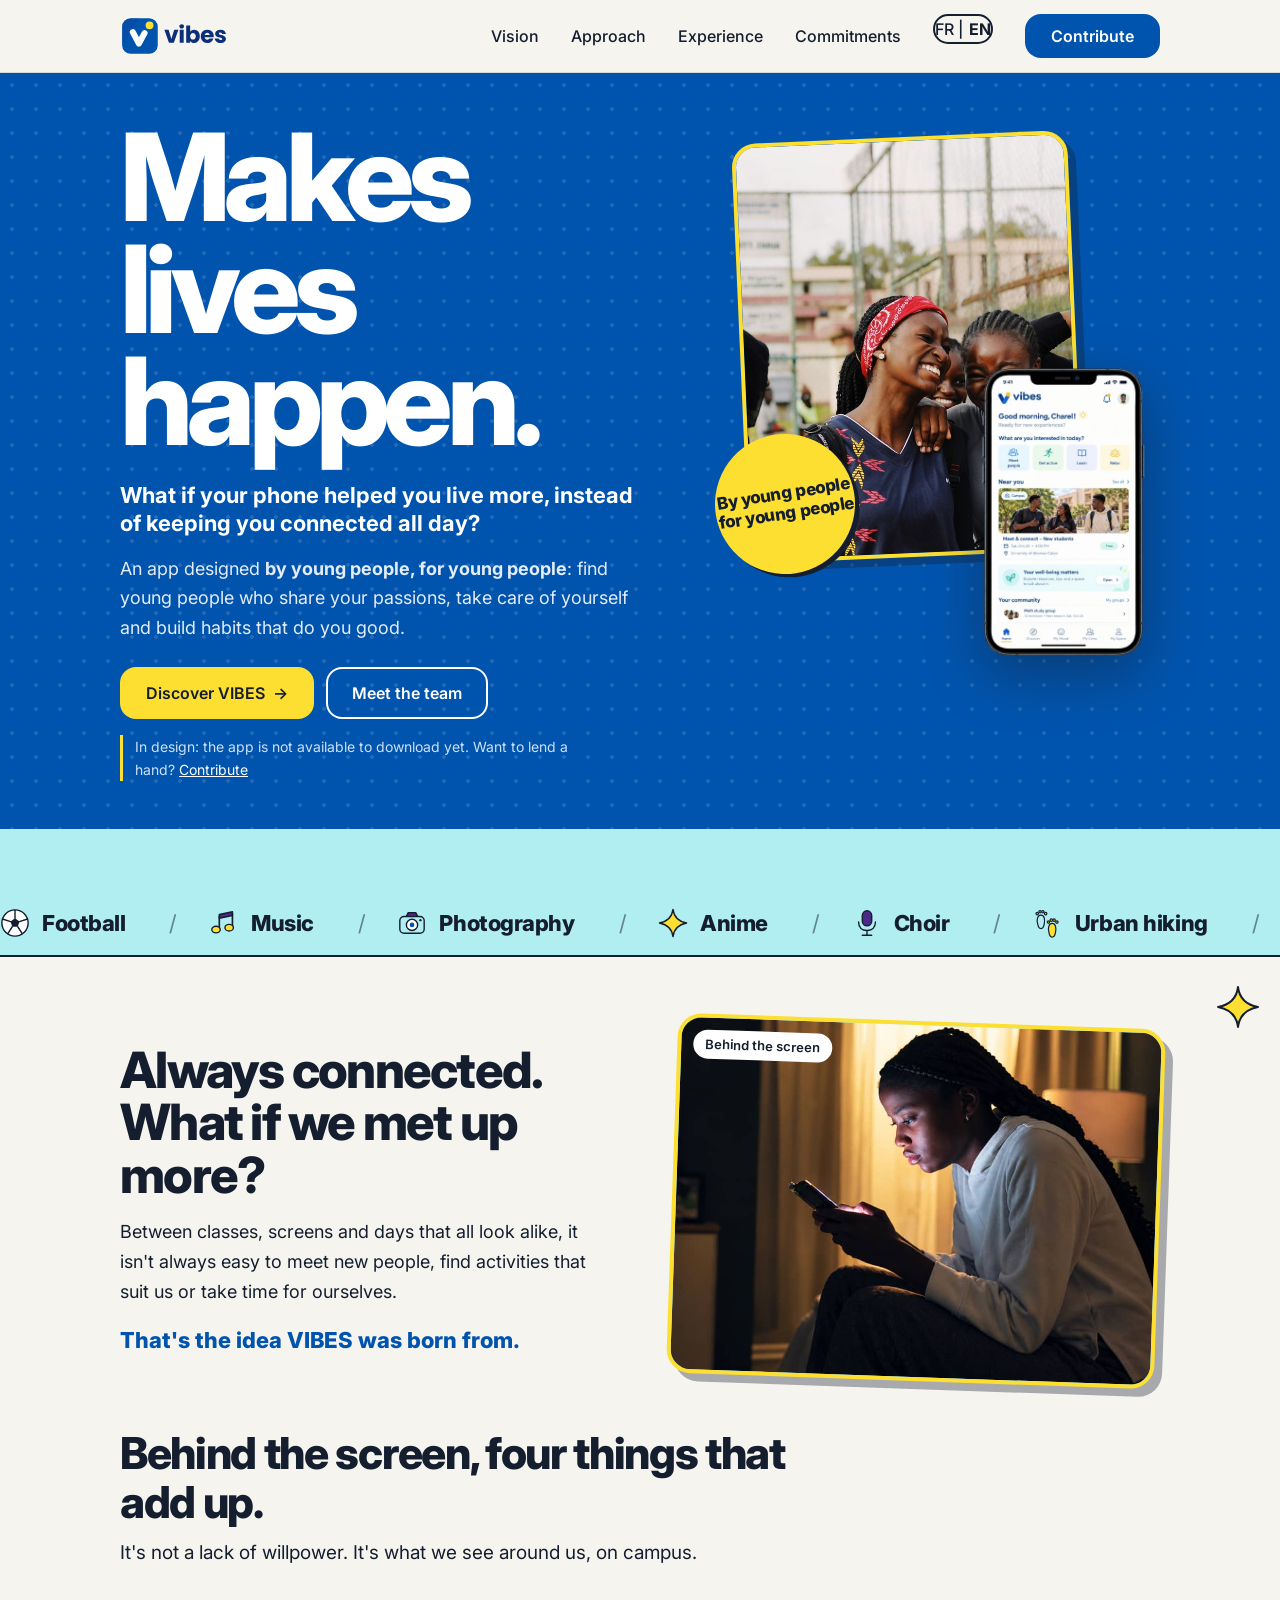
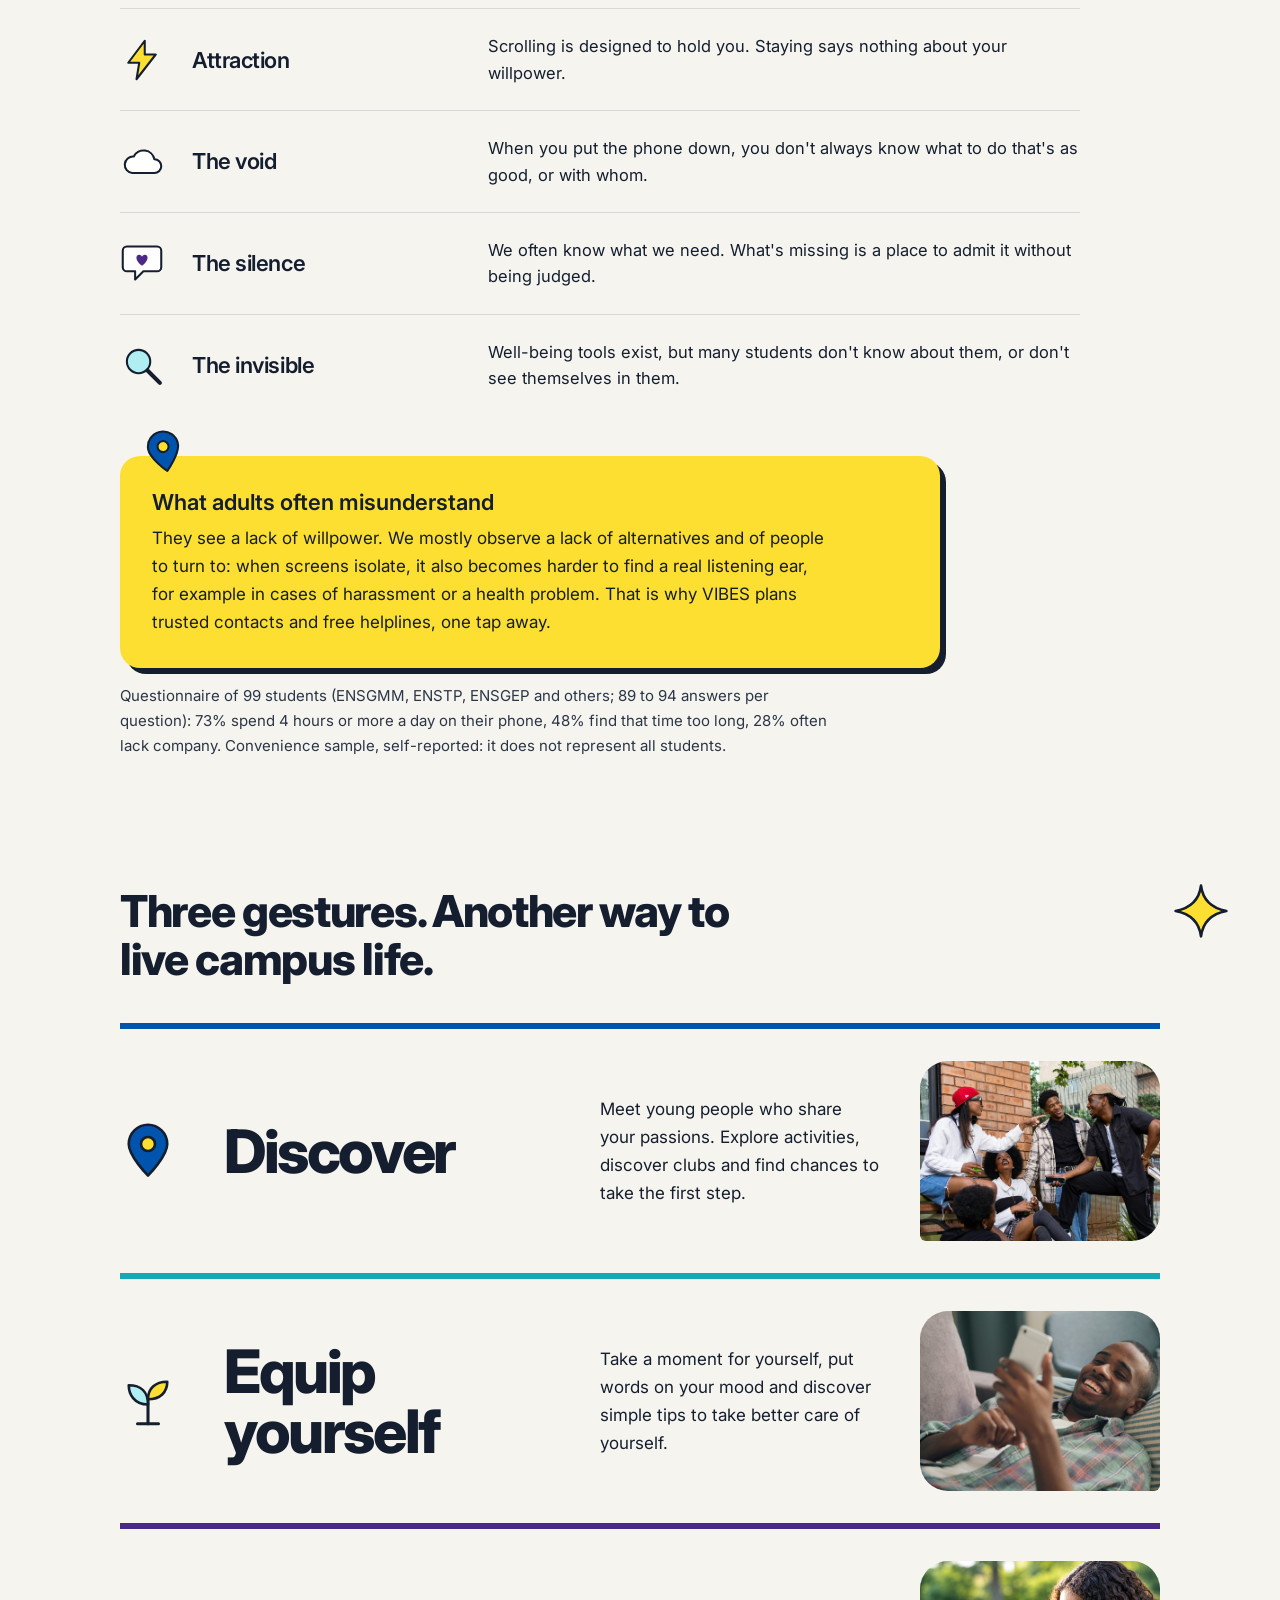
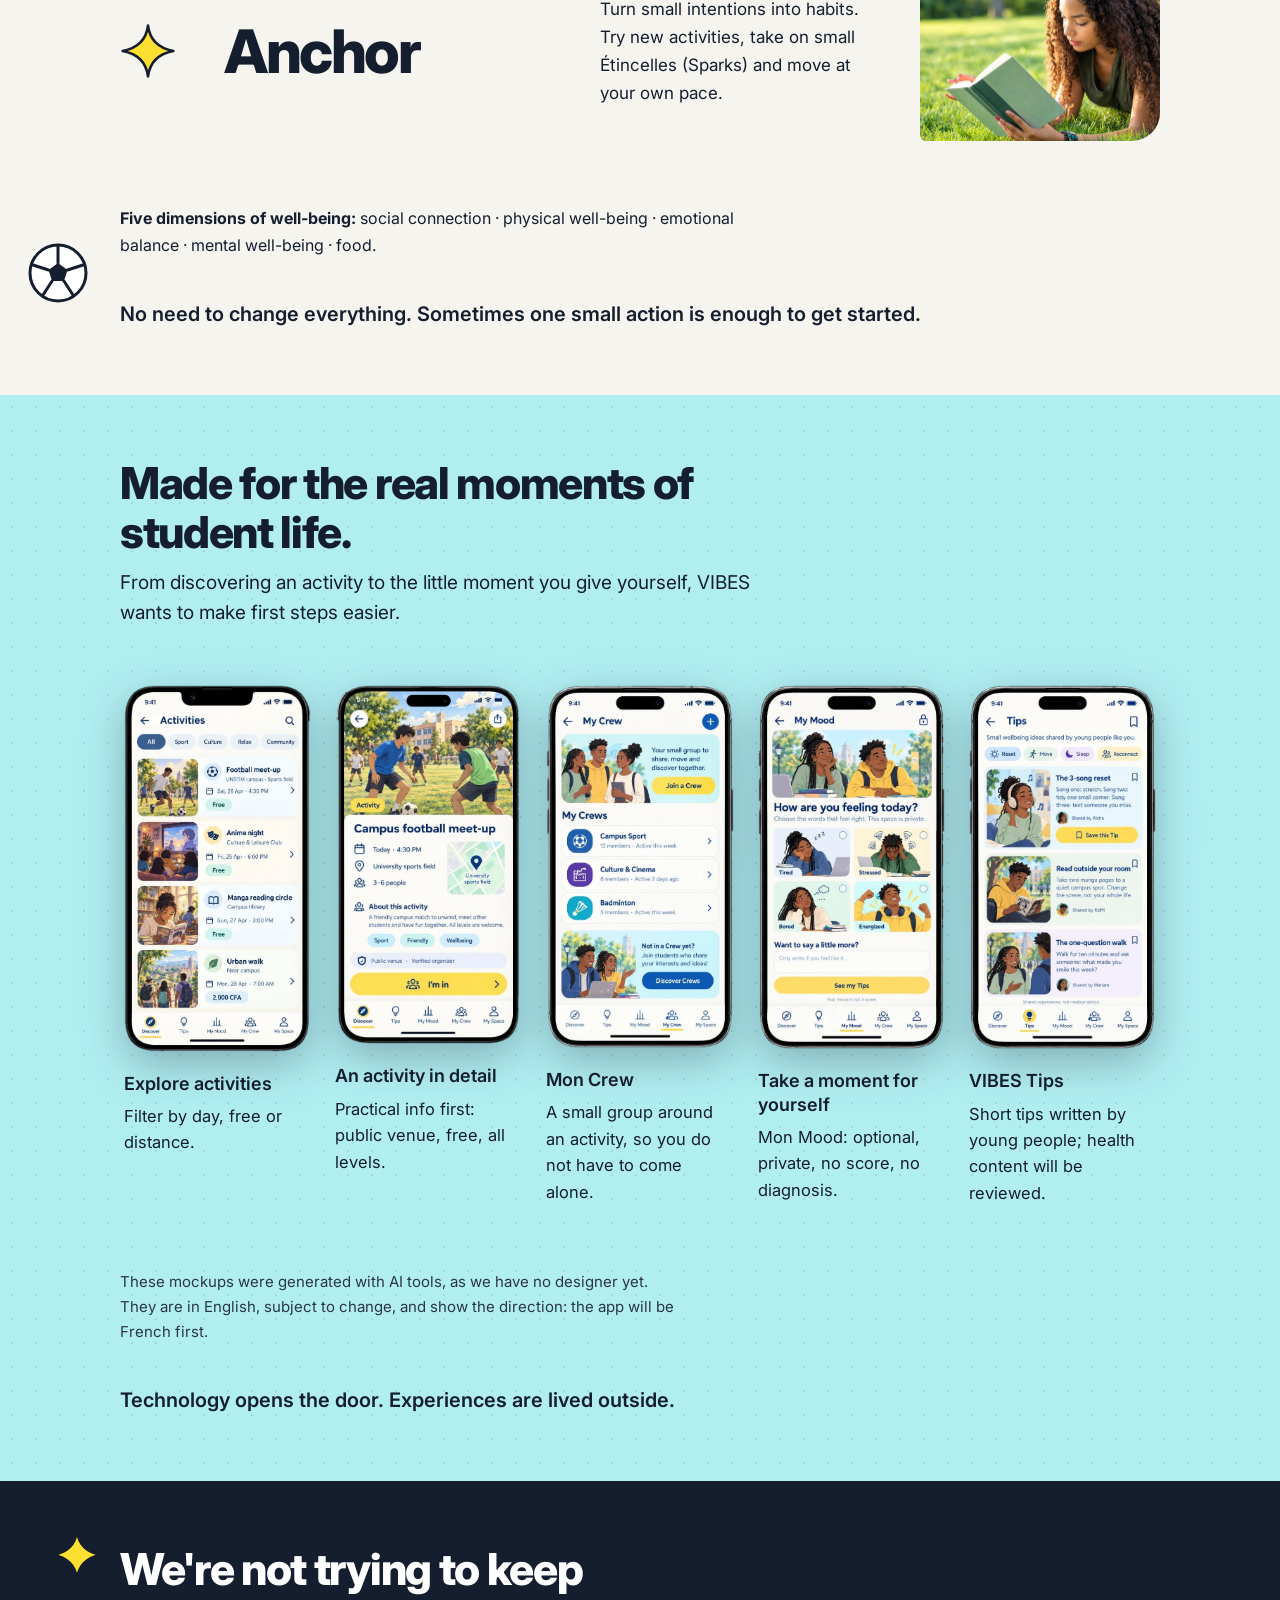
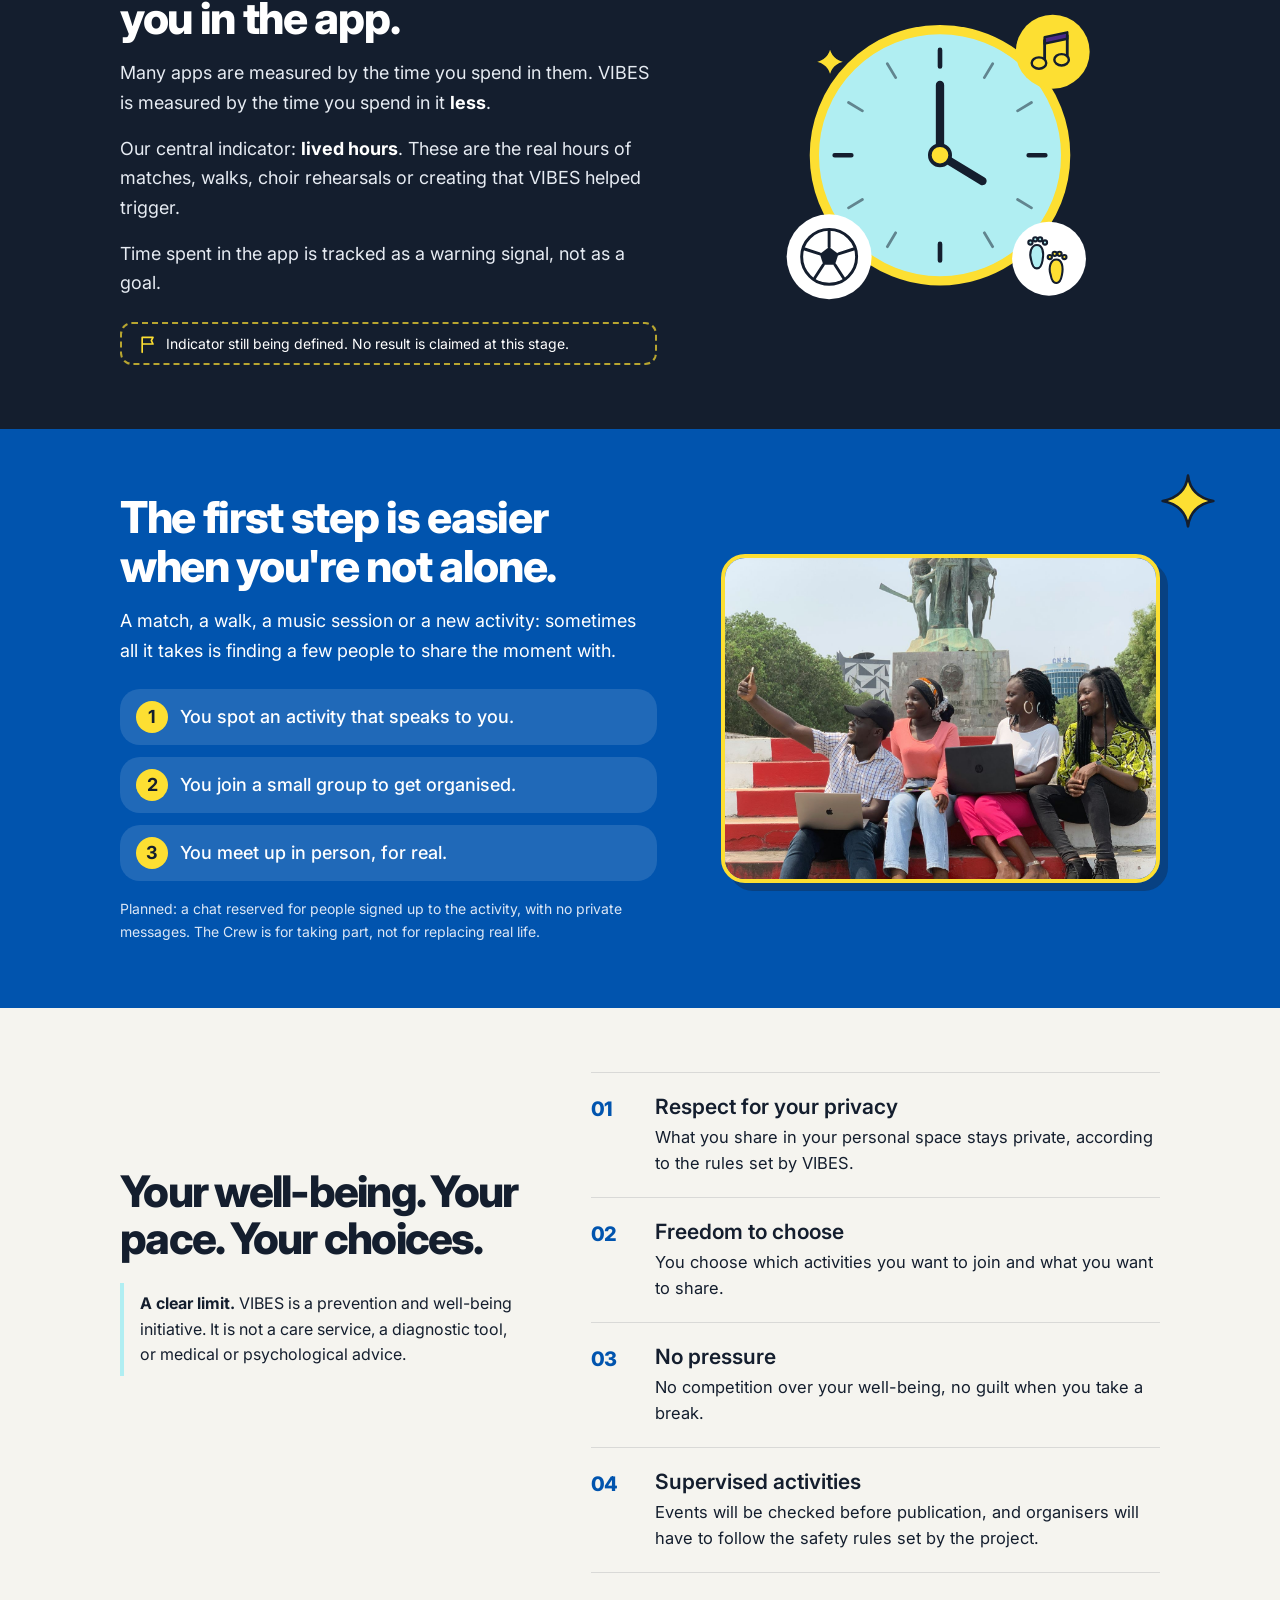
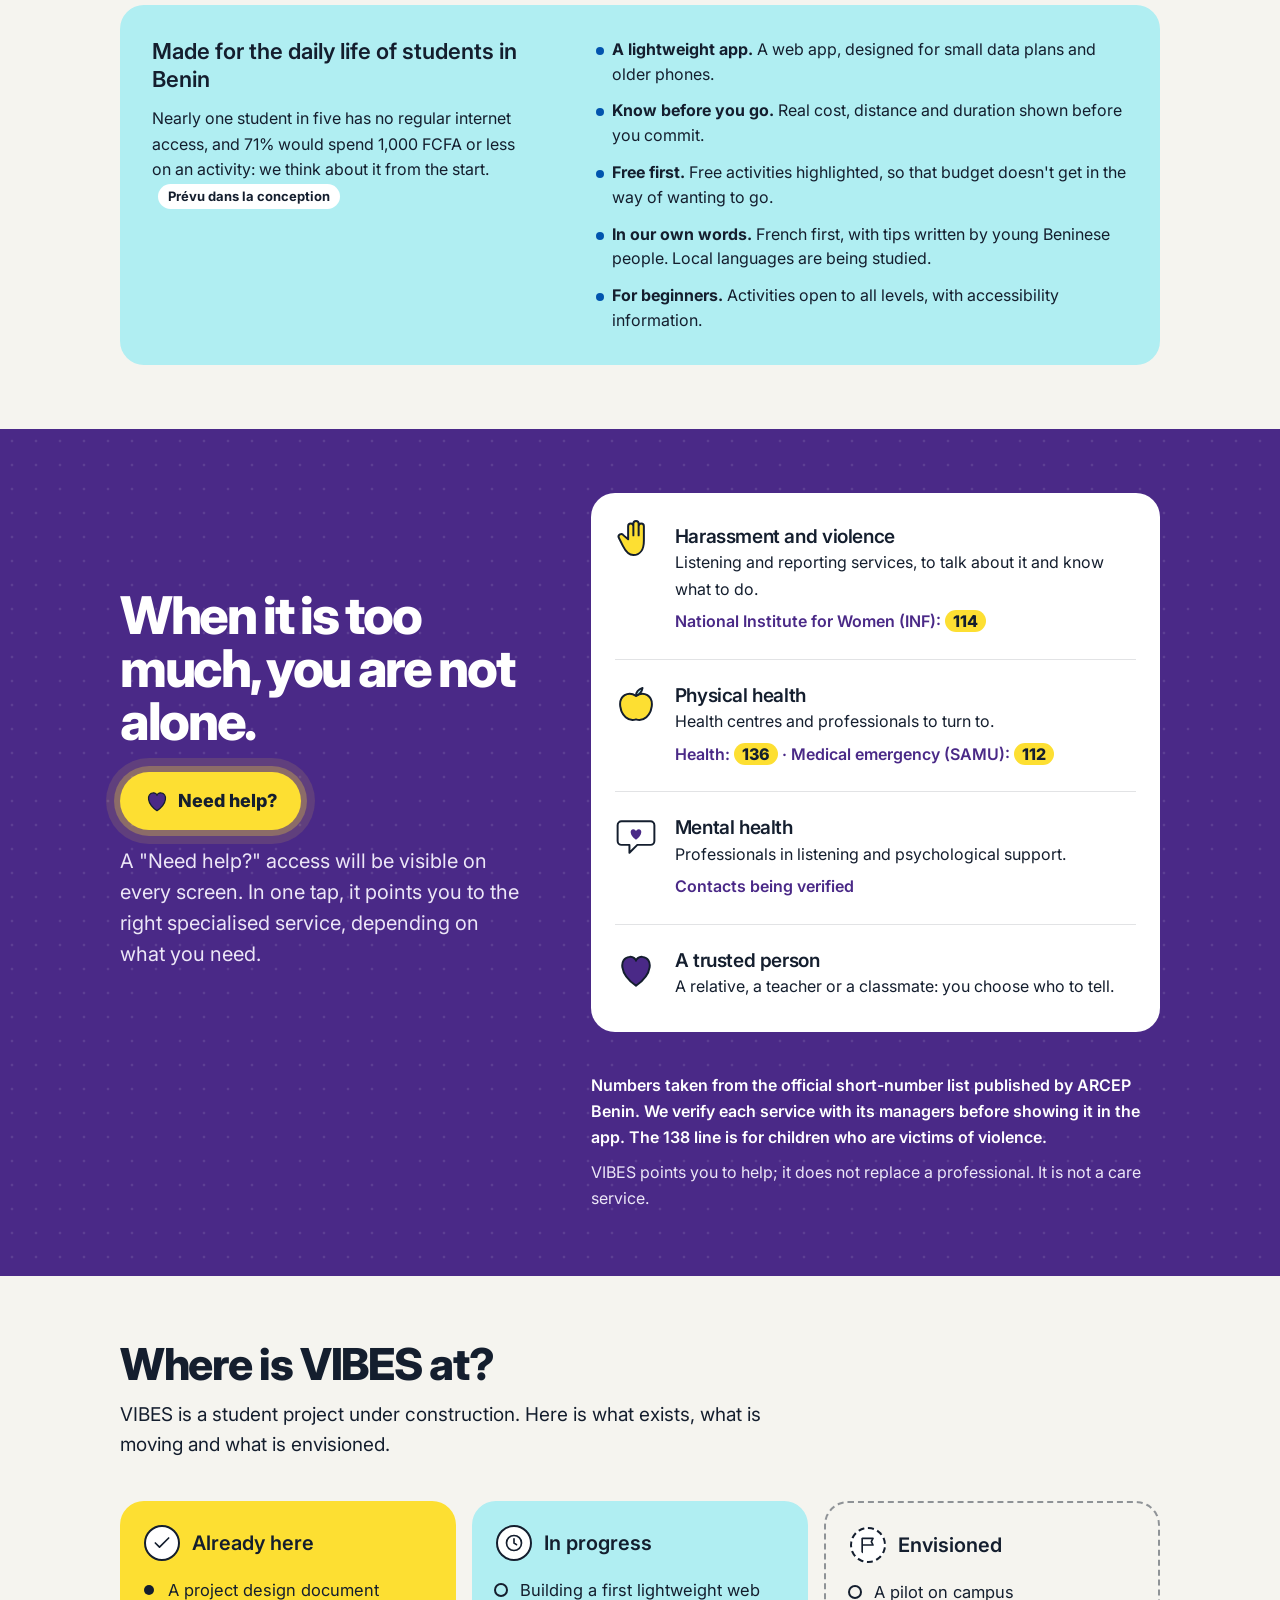
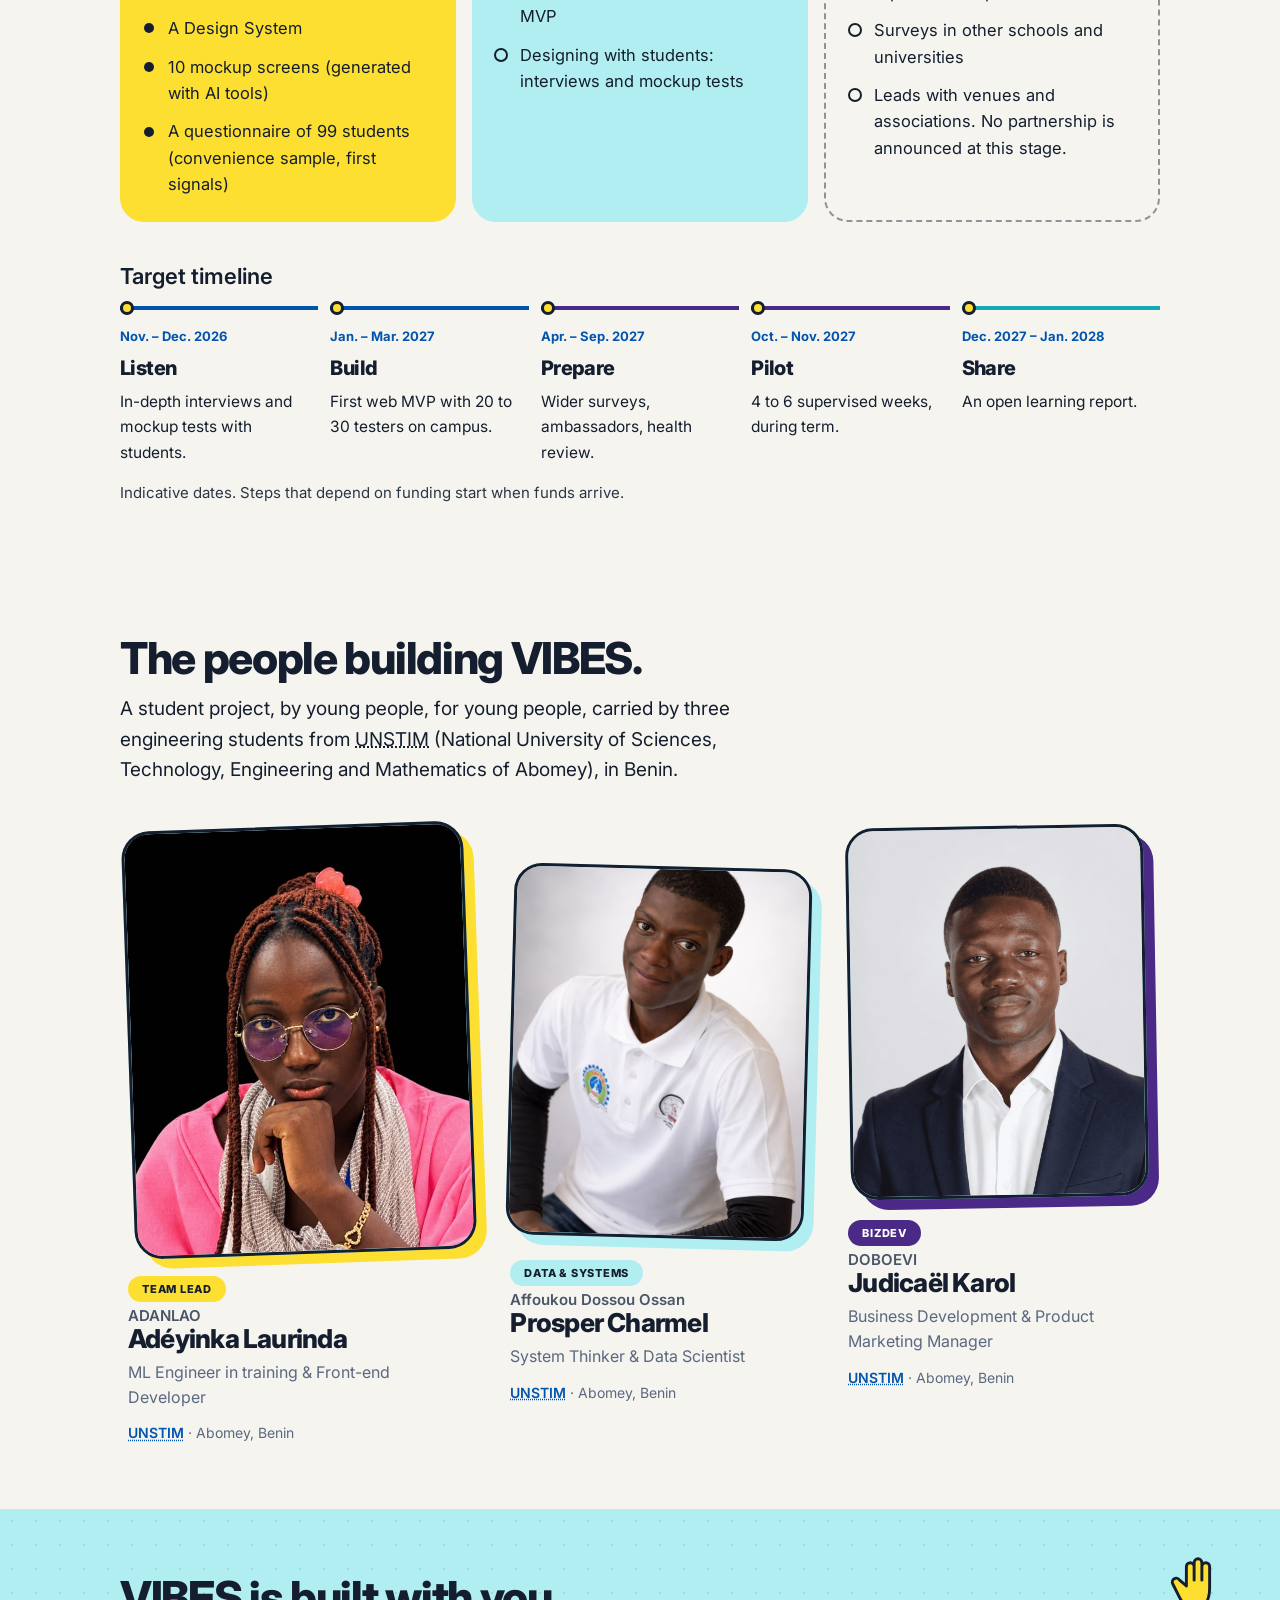
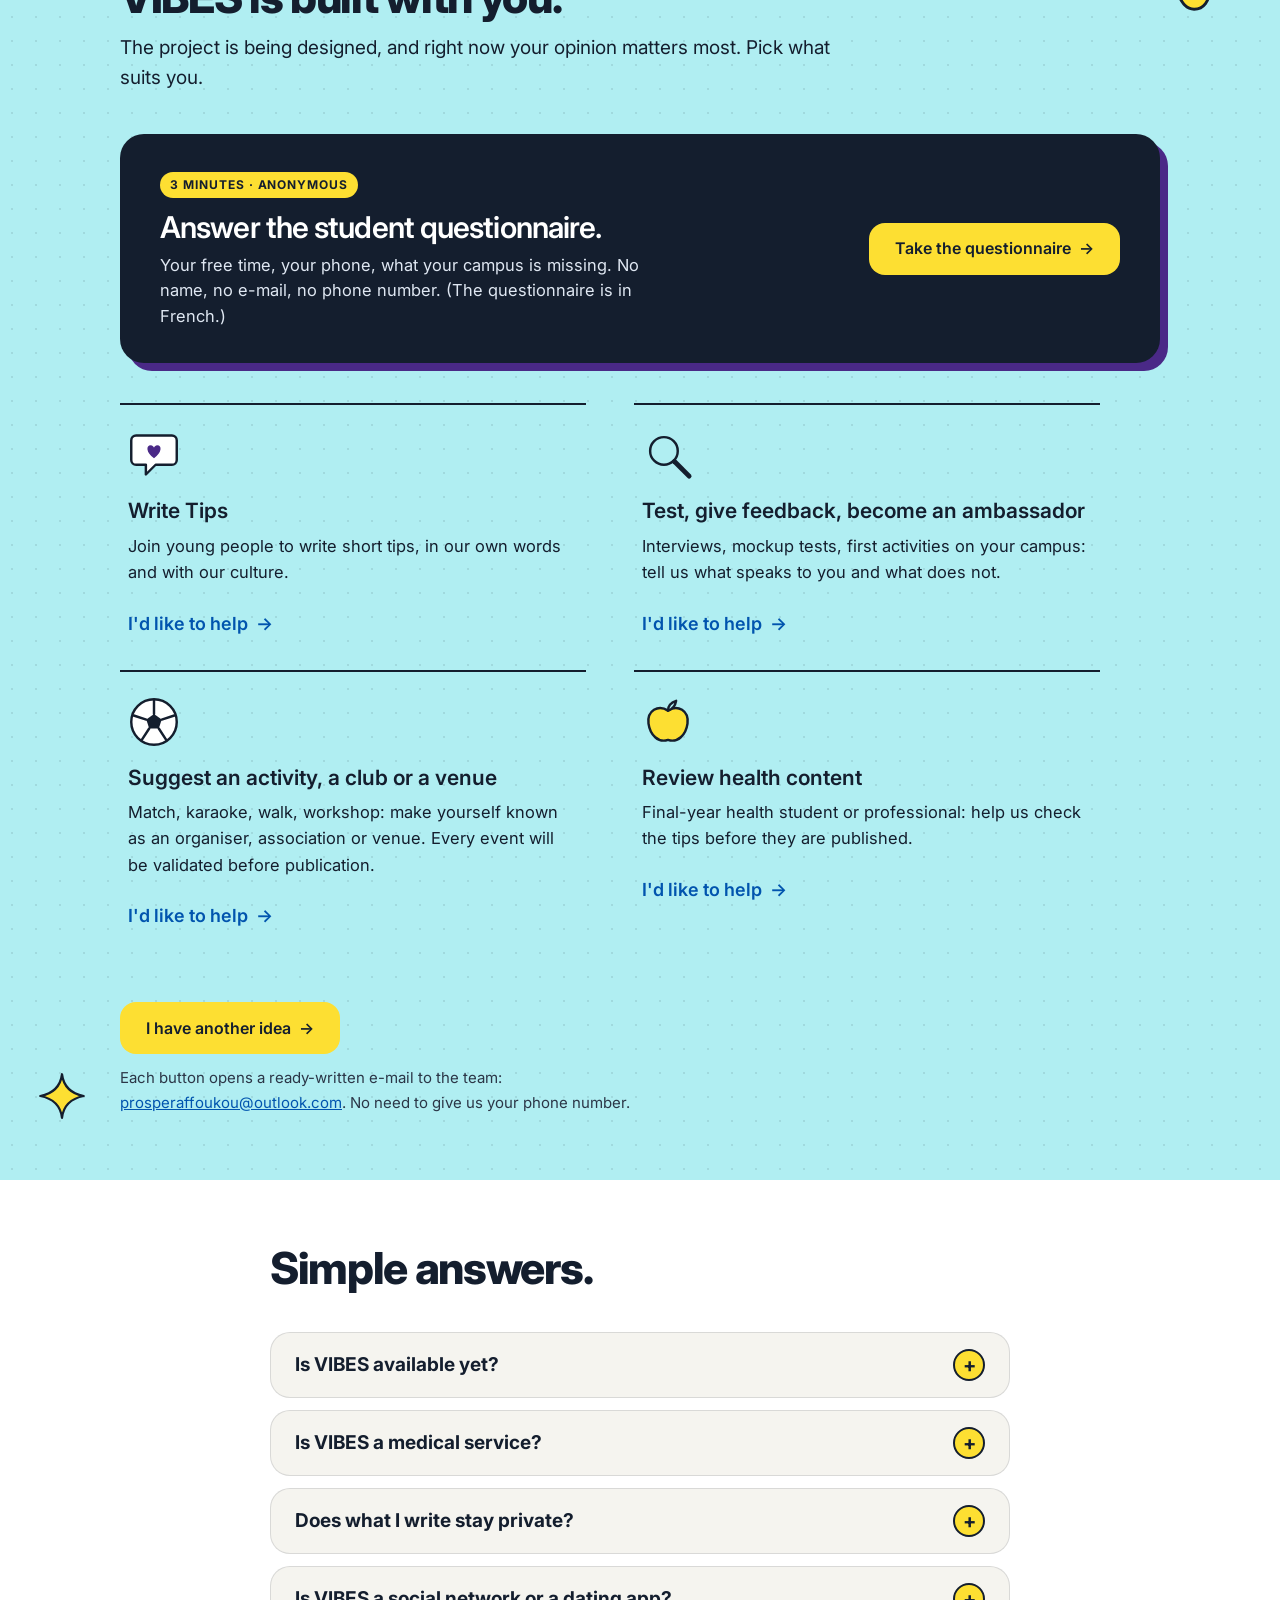
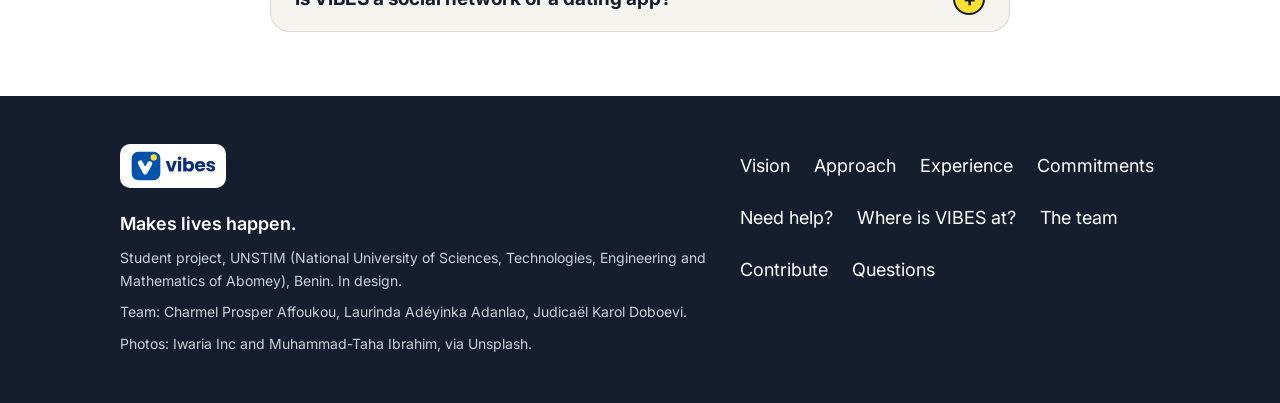
<file: en/index.html>
<!doctype html>
<html lang="en">
<head>
  <meta charset="utf-8">
  <meta name="viewport" content="width=device-width, initial-scale=1">
  <title>VIBES · Makes lives happen</title>
  <meta name="description" content="VIBES is a student-led initiative for well-being on campus: find young people who share your passions, take care of yourself and build habits that do you good.">
  <meta name="theme-color" content="#0154AE">
  <link rel="icon" href="../favicon.svg" type="image/svg+xml">
  <link rel="icon" href="../assets/brand/favicon-32.png" sizes="32x32" type="image/png">
  <link rel="apple-touch-icon" href="../assets/brand/apple-touch-icon.png">
  <meta property="og:type" content="website">
  <meta property="og:locale" content="en_US">
  <meta property="og:title" content="VIBES · Makes lives happen">
  <meta property="og:description" content="Student well-being, differently: discover, equip yourself, anchor good habits.">
  <meta property="og:image" content="https://vibes-bj.vercel.app/assets/brand/og-image.png">
  <meta name="twitter:card" content="summary_large_image">
  <meta property="og:url" content="https://vibes-bj.vercel.app/en/">
  <meta property="og:site_name" content="VIBES">
  <meta name="twitter:image" content="https://vibes-bj.vercel.app/assets/brand/og-image.png">
  <link rel="canonical" href="https://vibes-bj.vercel.app/en/">
  <link rel="alternate" hreflang="fr" href="https://vibes-bj.vercel.app/">
  <link rel="alternate" hreflang="en" href="https://vibes-bj.vercel.app/en/">
  <link rel="alternate" hreflang="x-default" href="https://vibes-bj.vercel.app/">
  <script type="application/ld+json">{"@context":"https://schema.org","@type":"WebSite","name":"VIBES","alternateName":"VIBES · Makes lives happen","url":"https://vibes-bj.vercel.app/","inLanguage":["fr","en"],"description":"Student initiative for well-being on campus, UNSTIM, Abomey (Benin)."}</script>
  <script>document.documentElement.classList.add('js');</script>
  <link rel="preconnect" href="https://fonts.googleapis.com">
  <link rel="preconnect" href="https://fonts.gstatic.com" crossorigin>
  <link rel="stylesheet" href="https://fonts.googleapis.com/css2?family=Inter:wght@400;500;600;700&display=swap">
  <link rel="stylesheet" href="../styles.css">
</head>
<body>

<!-- ============ Bibliothèque d'illustrations (SVG) ============ -->
<svg width="0" height="0" style="position:absolute" aria-hidden="true" focusable="false">
  <defs>
    <!-- Icônes à traits (style Lucide) -->
    <symbol id="i-users" viewBox="0 0 24 24"><path d="M16 21v-2a4 4 0 0 0-4-4H6a4 4 0 0 0-4 4v2"/><circle cx="9" cy="7" r="4"/><path d="M22 21v-2a4 4 0 0 0-3-3.87"/><path d="M16 3.13a4 4 0 0 1 0 7.75"/></symbol>
    <symbol id="i-activity" viewBox="0 0 24 24"><path d="M22 12h-4l-3 9L9 3l-3 9H2"/></symbol>
    <symbol id="i-heart" viewBox="0 0 24 24"><path d="M19 14c1.49-1.46 3-3.21 3-5.5A5.5 5.5 0 0 0 16.5 3c-1.76 0-3 .5-4.5 2-1.5-1.5-2.74-2-4.5-2A5.5 5.5 0 0 0 2 8.5c0 2.3 1.5 4.05 3 5.5l7 7Z"/></symbol>
    <symbol id="i-wind" viewBox="0 0 24 24"><path d="M17.7 7.7a2.5 2.5 0 1 1 1.8 4.3H2"/><path d="M9.6 4.6A2 2 0 1 1 11 8H2"/><path d="M12.6 19.4A2 2 0 1 0 14 16H2"/></symbol>
    <symbol id="i-apple" viewBox="0 0 24 24"><path d="M12 20.94c1.5 0 2.75 1.06 4 1.06 3 0 6-8 6-12.22A4.91 4.91 0 0 0 17 5c-2.22 0-4 1.44-5 2-1-.56-2.78-2-5-2a4.9 4.9 0 0 0-5 4.78C2 14 5 22 8 22c1.25 0 2.5-1.06 4-1.06Z"/><path d="M10 2c1 .5 2 2 2 5"/></symbol>
    <symbol id="i-menu" viewBox="0 0 24 24"><path d="M4 6h16M4 12h16M4 18h16"/></symbol>
    <symbol id="i-x" viewBox="0 0 24 24"><path d="M18 6 6 18M6 6l12 12"/></symbol>
    <symbol id="i-plus" viewBox="0 0 24 24"><path d="M12 5v14M5 12h14"/></symbol>
    <symbol id="i-check" viewBox="0 0 24 24"><path d="M20 6 9 17l-5-5"/></symbol>
    <symbol id="i-clock" viewBox="0 0 24 24"><circle cx="12" cy="12" r="9"/><path d="M12 7v5l3 2"/></symbol>
    <symbol id="i-flag" viewBox="0 0 24 24"><path d="M5 22V4M5 4h13l-2 4 2 4H5"/></symbol>

    <!-- Marque : petit soleil du logo -->
    <symbol id="s-logo-sun" viewBox="0 0 24 24"><g stroke="currentColor" stroke-width="2" stroke-linecap="round"><path d="M12 1.5v3M12 19.5v3M1.5 12h3M19.5 12h3M4.6 4.6l2.1 2.1M17.3 17.3l2.1 2.1M19.4 4.6l-2.1 2.1M6.7 17.3l-2.1 2.1"/></g><circle cx="12" cy="12" r="5" fill="#FDDF32" stroke="currentColor" stroke-width="2"/></symbol>

    <!-- Autocollants : contour bleu nuit, couleurs de la palette -->
    <symbol id="s-ball" viewBox="0 0 64 64"><circle cx="32" cy="32" r="28" fill="#fff" stroke="#141E2E" stroke-width="3"/><polygon points="32,22 41.5,29 37.9,40 26.1,40 22.5,29" fill="#141E2E"/><path d="M32 22V5M41.5 29L57 24M37.9 40L47 54M26.1 40L17 54M22.5 29L7 24" stroke="#141E2E" stroke-width="3" fill="none" stroke-linecap="round"/></symbol>
    <symbol id="s-note" viewBox="0 0 64 64"><path d="M22 14 50 8v8L22 22Z" fill="#4A2987" stroke="#141E2E" stroke-width="3" stroke-linejoin="round"/><path d="M22 18v26M50 12v28" stroke="#141E2E" stroke-width="3.5" fill="none" stroke-linecap="round"/><ellipse cx="15" cy="46" rx="9" ry="7" fill="#FDDF32" stroke="#141E2E" stroke-width="3"/><ellipse cx="43" cy="42" rx="9" ry="7" fill="#FDDF32" stroke="#141E2E" stroke-width="3"/></symbol>
    <symbol id="s-camera" viewBox="0 0 64 64"><path d="M20 18l4-8h16l4 8" fill="#4A2987" stroke="#141E2E" stroke-width="3" stroke-linejoin="round"/><rect x="6" y="18" width="52" height="36" rx="9" fill="#B0EEF2" stroke="#141E2E" stroke-width="3"/><circle cx="32" cy="36" r="12" fill="#fff" stroke="#141E2E" stroke-width="3"/><circle cx="32" cy="36" r="5" fill="#0154AE"/><circle cx="50" cy="26" r="2.5" fill="#141E2E"/></symbol>
    <symbol id="s-book" viewBox="0 0 64 64"><path d="M32 18C24 12 12 12 6 14v36c6-2 18-2 26 4Z" fill="#fff" stroke="#141E2E" stroke-width="3" stroke-linejoin="round"/><path d="M32 18c8-6 20-6 26-4v36c-6-2-18-2-26 4Z" fill="#B0EEF2" stroke="#141E2E" stroke-width="3" stroke-linejoin="round"/><path d="M14 24h12M14 32h12M38 24h12M38 32h12" stroke="#141E2E" stroke-width="2.5" stroke-linecap="round"/></symbol>
    <symbol id="s-spark" viewBox="0 0 64 64"><path d="M32 3Q35 27 61 32Q35 37 32 61Q29 37 3 32Q29 27 32 3Z" fill="#FDDF32" stroke="#141E2E" stroke-width="3" stroke-linejoin="round"/></symbol>
    <symbol id="s-sun" viewBox="0 0 64 64"><g stroke="#141E2E" stroke-width="3.5" stroke-linecap="round"><path d="M32 4v8M32 52v8M4 32h8M52 32h8M12 12l6 6M46 46l6 6M52 12l-6 6M12 52l6-6"/></g><circle cx="32" cy="32" r="14" fill="#FDDF32" stroke="#141E2E" stroke-width="3"/></symbol>
    <symbol id="s-bubble" viewBox="0 0 64 64"><path d="M10 8h44a6 6 0 0 1 6 6v24a6 6 0 0 1-6 6H34L22 56V44H10a6 6 0 0 1-6-6V14a6 6 0 0 1 6-6Z" fill="#fff" stroke="#141E2E" stroke-width="3" stroke-linejoin="round"/><path d="M32 36C22 29 22 20 28 20c2 0 4 2 4 3 0-1 2-3 4-3 6 0 6 9-4 16Z" fill="#4A2987"/></symbol>
    <symbol id="s-foot" viewBox="0 0 64 64"><g stroke="#141E2E" stroke-width="2.6" stroke-linejoin="round"><path d="M10 34c-3-9 0-19 7-19s9 9 7 19c-1 6-3 10-7 10s-6-4-7-10Z" fill="#B0EEF2"/><circle cx="9" cy="12" r="2.6" fill="#B0EEF2"/><circle cx="15" cy="8" r="2.6" fill="#B0EEF2"/><circle cx="21" cy="8" r="2.6" fill="#B0EEF2"/><circle cx="27" cy="12" r="2.6" fill="#B0EEF2"/><path d="M34 52c-3-9 0-19 7-19s9 9 7 19c-1 6-3 10-7 10s-6-4-7-10Z" fill="#FDDF32"/><circle cx="33" cy="30" r="2.6" fill="#FDDF32"/><circle cx="39" cy="26" r="2.6" fill="#FDDF32"/><circle cx="45" cy="26" r="2.6" fill="#FDDF32"/><circle cx="51" cy="30" r="2.6" fill="#FDDF32"/></g></symbol>
    <symbol id="s-sprout" viewBox="0 0 64 64"><path d="M32 58V30" stroke="#141E2E" stroke-width="3.5" stroke-linecap="round"/><path d="M32 36C16 36 10 24 10 14c14 0 22 8 22 22Z" fill="#B0EEF2" stroke="#141E2E" stroke-width="3" stroke-linejoin="round"/><path d="M32 30c0-12 8-20 22-20 0 12-8 20-22 20Z" fill="#FDDF32" stroke="#141E2E" stroke-width="3" stroke-linejoin="round"/><path d="M20 58h24" stroke="#141E2E" stroke-width="3.5" stroke-linecap="round"/></symbol>
    <symbol id="s-pin" viewBox="0 0 64 64"><path d="M32 60S10 38 10 24a22 22 0 0 1 44 0C54 38 32 60 32 60Z" fill="#0154AE" stroke="#141E2E" stroke-width="3" stroke-linejoin="round"/><circle cx="32" cy="24" r="8" fill="#FDDF32" stroke="#141E2E" stroke-width="3"/></symbol>
    <symbol id="s-heart" viewBox="0 0 64 64"><path d="M32 56C6 38 6 14 22 12c6-1 10 4 10 6 0-2 4-7 10-6 16 2 16 26-10 44Z" fill="#4A2987" stroke="#141E2E" stroke-width="3" stroke-linejoin="round"/></symbol>
    <symbol id="s-bolt" viewBox="0 0 64 64"><path d="M36 4 12 36h16l-4 24 28-36H36Z" fill="#FDDF32" stroke="#141E2E" stroke-width="3" stroke-linejoin="round"/></symbol>
    <symbol id="s-cloud" viewBox="0 0 64 64"><path d="M18 48a12 12 0 0 1 2-24 16 16 0 0 1 30 4 10 10 0 0 1 0 20Z" fill="#fff" stroke="#141E2E" stroke-width="3" stroke-linejoin="round"/></symbol>
    <symbol id="s-search" viewBox="0 0 64 64"><circle cx="27" cy="27" r="17" fill="#B0EEF2" stroke="#141E2E" stroke-width="3"/><path d="m40 40 18 18" stroke="#141E2E" stroke-width="6" stroke-linecap="round"/></symbol>
    <symbol id="s-apple" viewBox="0 0 64 64"><path d="M32 18C20 10 6 18 8 34c2 14 12 24 24 20 12 4 22-6 24-20 2-16-12-24-24-16Z" fill="#FDDF32" stroke="#141E2E" stroke-width="3" stroke-linejoin="round"/><path d="M32 18c0-6 4-10 10-12-1 6-4 10-10 12Z" fill="#B0EEF2" stroke="#141E2E" stroke-width="3" stroke-linejoin="round"/></symbol>
    <symbol id="s-mic" viewBox="0 0 64 64"><rect x="22" y="6" width="20" height="32" rx="10" fill="#4A2987" stroke="#141E2E" stroke-width="3"/><path d="M14 30c0 12 8 18 18 18s18-6 18-18M32 48v10M22 58h20" stroke="#141E2E" stroke-width="3" fill="none" stroke-linecap="round"/></symbol>
    <symbol id="s-hand" viewBox="0 0 64 64"><path d="M20 34V14a4 4 0 0 1 8 0v14V10a4 4 0 0 1 8 0v18V14a4 4 0 0 1 8 0v22c0 14-6 22-16 22-8 0-12-6-16-14l-6-12a4 4 0 0 1 7-4Z" fill="#FDDF32" stroke="#141E2E" stroke-width="3" stroke-linejoin="round"/></symbol>
  </defs>
</svg>

<a class="skip" href="#contenu">Skip to content</a>

<!-- ============ 1. Navigation ============ -->
<header class="nav" id="haut">
  <div class="wrap nav__bar">
    <a class="logo logo--img" href="#haut" aria-label="VIBES, back to top">
      <img src="../assets/brand/vibes-horizontal.svg" alt="VIBES" class="logo__img" width="107" height="40">
    </a>

    <nav class="nav__links" id="menu" aria-label="Main navigation">
      <a href="#constat">Vision</a>
      <a href="#intentions">Approach</a>
      <a href="#experience">Experience</a>
      <a href="#engagements">Commitments</a>
      <a class="lang" href="../" hreflang="fr" lang="fr" title="Lire cette page en français">FR | <b>EN</b></a>
      <a class="btn btn--blue nav__cta" href="#contribuer">Contribute</a>
    </nav>

    <button class="nav__toggle" type="button" aria-expanded="false" aria-controls="menu" aria-label="Open menu" data-label-open="Open menu" data-label-close="Close menu">
      <svg class="ico" aria-hidden="true"><use href="#i-menu"/></svg>
    </button>
  </div>
</header>

<main id="contenu">

  <!-- ============ 2. Hero ============ -->
  <section class="hero hero--v2">
    <div class="wrap hero2">
      <h1 class="hero2__title">Makes lives<br>happen.</h1>
      <div class="hero2__row">
        <div class="hero2__text">
          <p class="lead">What if your phone helped you live more, instead of keeping you connected all day?</p>
          <p class="hero__sub">An app designed <strong>by young people, for young people</strong>: find young people who share your passions, take care of yourself and build habits that do you good.</p>
          <div class="actions">
            <a class="btn btn--yellow" href="#intentions">Discover VIBES <span aria-hidden="true">→</span></a>
            <a class="btn btn--ghost-light" href="#equipe">Meet the team</a>
          </div>
          <p class="status">In design: the app is not available to download yet. Want to lend a hand? <a href="#contribuer">Contribute</a></p>
        </div>
        <div class="hero2__art">
          <div class="hero2__badge" aria-hidden="true">By young people<br>for young people</div>
          <img class="hero2__photo" src="../assets/photos/amies-terrain.jpg" width="1200" height="800" alt="Students laughing together on a sports court" decoding="async" fetchpriority="high">
          <img class="hero2__phone" src="../assets_1/page_accueil.png" alt="Mockup of the VIBES home screen: today's small Spark, this week's activities and access to help" decoding="async">
        </div>
      </div>
    </div>
  </section>

  <!-- Bandeau des passions -->
  <div class="marquee" role="region" aria-label="Passions for everyone: football, music, photography, anime, choir, urban hiking, board games, cinema, reading, group study">
    <div class="marquee__track">
      <ul>
        <li><svg aria-hidden="true"><use href="#s-ball"/></svg>Football</li>
        <li><svg aria-hidden="true"><use href="#s-note"/></svg>Music</li>
        <li><svg aria-hidden="true"><use href="#s-camera"/></svg>Photography</li>
        <li><svg aria-hidden="true"><use href="#s-spark"/></svg>Anime</li>
        <li><svg aria-hidden="true"><use href="#s-mic"/></svg>Choir</li>
        <li><svg aria-hidden="true"><use href="#s-foot"/></svg>Urban hiking</li>
        <li><svg aria-hidden="true"><use href="#s-bolt"/></svg>Board games</li>
        <li><svg aria-hidden="true"><use href="#s-camera"/></svg>Cinema</li>
        <li><svg aria-hidden="true"><use href="#s-book"/></svg>Reading</li>
        <li><svg aria-hidden="true"><use href="#s-bubble"/></svg>Group study</li>
      </ul>
      <ul aria-hidden="true">
        <li><svg><use href="#s-ball"/></svg>Football</li>
        <li><svg><use href="#s-note"/></svg>Music</li>
        <li><svg><use href="#s-camera"/></svg>Photography</li>
        <li><svg><use href="#s-spark"/></svg>Anime</li>
        <li><svg><use href="#s-mic"/></svg>Choir</li>
        <li><svg><use href="#s-foot"/></svg>Urban hiking</li>
        <li><svg><use href="#s-bolt"/></svg>Board games</li>
        <li><svg><use href="#s-camera"/></svg>Cinema</li>
        <li><svg><use href="#s-book"/></svg>Reading</li>
        <li><svg><use href="#s-bubble"/></svg>Group study</li>
      </ul>
    </div>
  </div>

  <!-- ============ 3. Le problème (constat + quatre couches) ============ -->
  <section class="section" id="constat">
    <svg class="deco deco--m bob" style="--s:44px;top:28px;right:20px" aria-hidden="true"><use href="#s-spark"/></svg>
    <div class="wrap constat">
      <div class="constat__text reveal">
        <p class="eyebrow eyebrow--blue">The situation</p>
        <h2>Always connected. What if we met up more?</h2>
        <p>Between classes, screens and days that all look alike, it isn't always easy to meet new people, find activities that suit us or take time for ourselves.</p>
        <p class="transition">That's the idea VIBES was born from.</p>
      </div>
      <div class="duo reveal">
        <figure class="scene-card scene-card--photo">
          <figcaption>Behind the screen</figcaption>
          <img class="scene-photo" src="../assets_1/derrière_l'écran.jpeg" width="1200" height="800" alt="Students laughing together on a sports court" loading="lazy" decoding="async">
        </figure>
      </div>
    </div>

    <div class="wrap wrap--follow">
      <header class="section__head reveal">
        <p class="eyebrow eyebrow--blue">Why VIBES exists</p>
        <h2>Behind the screen, four things that add up.</h2>
        <p class="section__intro">It's not a lack of willpower. It's what we see around us, on campus.</p>
      </header>

      <ol class="layers">
        <li class="layer reveal">
          <svg class="layer__ico" aria-hidden="true"><use href="#s-bolt"/></svg>
          <span class="layer__n">1</span>
          <h3>Attraction</h3>
          <p>Scrolling is designed to hold you. Staying says nothing about your willpower.</p>
        </li>
        <li class="layer reveal">
          <svg class="layer__ico" aria-hidden="true"><use href="#s-cloud"/></svg>
          <span class="layer__n">2</span>
          <h3>The void</h3>
          <p>When you put the phone down, you don't always know what to do that's as good, or with whom.</p>
        </li>
        <li class="layer reveal">
          <svg class="layer__ico" aria-hidden="true"><use href="#s-bubble"/></svg>
          <span class="layer__n">3</span>
          <h3>The silence</h3>
          <p>We often know what we need. What's missing is a place to admit it without being judged.</p>
        </li>
        <li class="layer reveal">
          <svg class="layer__ico" aria-hidden="true"><use href="#s-search"/></svg>
          <span class="layer__n">4</span>
          <h3>The invisible</h3>
          <p>Well-being tools exist, but many students don't know about them, or don't see themselves in them.</p>
        </li>
      </ol>

      <aside class="callout reveal"><svg class="callout__pin" aria-hidden="true"><use href="#s-pin"/></svg>
        <h3>What adults often misunderstand</h3>
        <p>They see a lack of willpower. We mostly observe a lack of alternatives and of people to turn to: when screens isolate, it also becomes harder to find a real listening ear, for example in cases of harassment or a health problem. That is why VIBES plans trusted contacts and free helplines, one tap away.</p>
      </aside>
      <p class="note reveal">Questionnaire of 99 students (ENSGMM, ENSTP, ENSGEP and others; 89 to 94 answers per question): 73% spend 4 hours or more a day on their phone, 48% find that time too long, 28% often lack company. Convenience sample, self-reported: it does not represent all students.</p>
    </div>
  </section>

  <!-- ============ 4. Les trois intentions ============ -->
  <section class="section" id="intentions">
    <svg class="deco" style="--s:56px;top:60px;right:4%" aria-hidden="true"><use href="#s-spark"/></svg>
    <svg class="deco" style="--s:64px;bottom:90px;left:2%" aria-hidden="true"><use href="#s-ball"/></svg>
    <div class="wrap">
      <header class="section__head reveal">
        <p class="eyebrow eyebrow--blue">The approach</p>
        <h2>Three gestures. Another way to live campus life.</h2>
      </header>

      <ul class="gestures">
        <li class="gesture gesture--blue reveal">
          <svg class="gesture__ico" aria-hidden="true"><use href="#s-pin"/></svg>
          <h3>Discover</h3>
          <p>Meet young people who share your passions. Explore activities, discover clubs and find chances to take the first step.</p>
          <img class="card__scene card__scene--photo" src="../assets_1/Discover.jpeg" alt="Discover activities and meet young people who share your passions" loading="lazy" decoding="async">
        </li>
        <li class="gesture gesture--turq reveal">
          <svg class="gesture__ico" aria-hidden="true"><use href="#s-sprout"/></svg>
          <h3>Equip yourself</h3>
          <p>Take a moment for yourself, put words on your mood and discover simple tips to take better care of yourself.</p>
          <img class="card__scene card__scene--photo" src="../assets_1/equip yourself.jpeg" alt="A student takes a moment for himself on his phone" loading="lazy" decoding="async">
        </li>
        <li class="gesture gesture--purple reveal">
          <svg class="gesture__ico" aria-hidden="true"><use href="#s-spark"/></svg>
          <h3>Anchor</h3>
          <p>Turn small intentions into habits. Try new activities, take on small Étincelles (Sparks) and move at your own pace.</p>
          <img class="card__scene card__scene--photo" src="../assets_1/anchor.jpeg" alt="Anchoring good habits and moving at your own pace" loading="lazy" decoding="async">
        </li>
      </ul>

      <p class="dimline reveal"><strong>Five dimensions of well-being:</strong> social connection · physical well-being · emotional balance · mental well-being · food.</p>
      <p class="closing reveal">No need to change everything. Sometimes one small action is enough to get started.</p>
    </div>
  </section>

  <!-- ============ 6. Aperçu de l'expérience ============ -->
  <section class="section section--turq" id="experience">
    <div class="wrap">
      <header class="section__head reveal">
        <p class="eyebrow eyebrow--blue">The experience</p>
        <h2>Made for the real moments of student life.</h2>
        <p class="section__intro">From discovering an activity to the little moment you give yourself, VIBES wants to make first steps easier.</p>
      </header>

      <div class="gallery">
        <div class="gal__item reveal">
          <figure class="phone" data-shot>
            <img src="../assets/screens/02_explorer_activites.webp" alt="Mockup of the Discover screen: campus activities filterable by day, free or nearby" loading="lazy" decoding="async">
            <figcaption class="phone__missing">Mockup to add: 02_explorer_activites.png</figcaption>
          </figure>
          <h3>Explore activities</h3>
          <p>Filter by day, free or distance.</p>
        </div>
        <div class="gal__item reveal">
          <figure class="phone" data-shot>
            <img src="../assets/screens/03_detail_activite.webp" alt="Mockup of an activity page: anime night on campus, practical information and an I'm in button" loading="lazy" decoding="async">
            <figcaption class="phone__missing">Mockup to add: 03_detail_activite.png</figcaption>
          </figure>
          <h3>An activity in detail</h3>
          <p>Practical info first: public venue, free, all levels.</p>
        </div>
        <div class="gal__item reveal">
          <figure class="phone" data-shot>
            <img src="../assets/screens/05_mon_crew.webp" alt="Mockup of the Mon Crew screen: small groups around campus activities" loading="lazy" decoding="async">
            <figcaption class="phone__missing">Mockup to add: 05_mon_crew.png</figcaption>
          </figure>
          <h3>Mon Crew</h3>
          <p>A small group around an activity, so you do not have to come alone.</p>
        </div>
        <div class="gal__item reveal">
          <figure class="phone" data-shot>
            <img src="../assets/screens/07_mon_mood.webp" alt="Mockup of Mon Mood: choose how you feel today, with a note that mood is not a score" loading="lazy" decoding="async">
            <figcaption class="phone__missing">Mockup to add: 07_mon_mood.png</figcaption>
          </figure>
          <h3>Take a moment for yourself</h3>
          <p>Mon Mood: optional, private, no score, no diagnosis.</p>
        </div>
        <div class="gal__item reveal">
          <figure class="phone" data-shot>
            <img src="../assets/screens/09_tips_vibes.webp" alt="Mockup of Tips VIBES: small tips shared by young people, sorted by theme" loading="lazy" decoding="async">
            <figcaption class="phone__missing">Mockup to add: 09_tips_vibes.png</figcaption>
          </figure>
          <h3>VIBES Tips</h3>
          <p>Short tips written by young people; health content will be reviewed.</p>
        </div>
      </div>
      <p class="note gallery__note reveal">These mockups were generated with AI tools, as we have no designer yet. They are in English, subject to change, and show the direction: the app will be French first.</p>
      <p class="closing reveal">Technology opens the door. Experiences are lived outside.</p>
    </div>
  </section>

  <!-- ============ Heures vécues ============ -->
  <section class="section section--night" id="heures">
    <svg class="deco" style="--s:52px;top:48px;left:4%" aria-hidden="true"><use href="#s-spark"/></svg>
    <div class="wrap heures">
      <div class="heures__text reveal">
        <p class="eyebrow eyebrow--yellow">What sets us apart</p>
        <h2>We're not trying to keep you in the app.</h2>
        <p>Many apps are measured by the time you spend in them. VIBES is measured by the time you spend in it <strong>less</strong>.</p>
        <p>Our central indicator: <strong>lived hours</strong>. These are the real hours of matches, walks, choir rehearsals or creating that VIBES helped trigger.</p>
        <p>Time spent in the app is tracked as a warning signal, not as a goal.</p>
        <p class="tag"><svg class="ico" aria-hidden="true"><use href="#i-flag"/></svg>Indicator still being defined. No result is claimed at this stage.</p>
      </div>
      <div class="clock reveal" aria-hidden="true">
        <svg viewBox="-24 -8 368 336">
          <circle cx="160" cy="160" r="136" fill="#B0EEF2" stroke="#FDDF32" stroke-width="10"/>
          <g stroke="#141E2E" stroke-width="5" stroke-linecap="round">
            <path d="M160 46v18M160 256v18M46 160h18M256 160h18"/>
          </g>
          <g stroke="#141E2E" stroke-width="3" stroke-linecap="round" opacity=".5">
            <path d="M217 61l-9 15M259 103l-15 9M259 217l-15-9M217 259l-9-15M103 259l9-15M61 217l15-9M61 103l15 9M103 61l9 15"/>
          </g>
          <path d="M160 160V84M160 160l46 28" stroke="#141E2E" stroke-width="9" stroke-linecap="round"/>
          <circle cx="160" cy="160" r="11" fill="#FDDF32" stroke="#141E2E" stroke-width="4"/>
          <circle cx="40" cy="270" r="46" fill="#fff"/><use href="#s-ball" x="6" y="236" width="68" height="68"/>
          <circle cx="282" cy="48" r="40" fill="#FDDF32"/><use href="#s-note" x="254" y="20" width="56" height="56"/>
          <circle cx="278" cy="272" r="40" fill="#fff"/><use href="#s-foot" x="250" y="244" width="56" height="56"/>
          <use href="#s-spark" x="22" y="40" width="38" height="38"/>
        </svg>
      </div>
    </div>
  </section>

  <!-- ============ 7. Le Crew ============ -->
  <section class="section section--blue" id="crew">
    <svg class="deco" style="--s:56px;top:44px;right:5%" aria-hidden="true"><use href="#s-spark"/></svg>
    <div class="wrap crew">
      <div class="crew__text reveal">
        <p class="eyebrow eyebrow--yellow">The Crew</p>
        <h2>The first step is easier when you're not alone.</h2>
        <p>A match, a walk, a music session or a new activity: sometimes all it takes is finding a few people to share the moment with.</p>

        <ol class="steps">
          <li><span>1</span>You spot an activity that speaks to you.</li>
          <li><span>2</span>You join a small group to get organised.</li>
          <li><span>3</span>You meet up in person, for real.</li>
        </ol>
        <p class="crew__note">Planned: a chat reserved for people signed up to the activity, with no private messages. The Crew is for taking part, not for replacing real life.</p>
      </div>

      <div class="crewshot crewshot--solo reveal">
        <img class="crewshot__photo" src="../assets/photos/etudiants-marches.jpg" width="1400" height="1050" alt="Four students sitting on steps with laptops, one of them taking a selfie" loading="lazy" decoding="async">
      </div>
    </div>
  </section>

  <!-- ============ 8. Confiance et respect ============ -->
  <section class="section" id="engagements">
    <div class="wrap eng">
      <div class="eng__side reveal">
        <p class="eyebrow eyebrow--blue">Our commitments</p>
        <h2>Your well-being. Your pace. Your choices.</h2>
        <p class="eng__limit"><strong>A clear limit.</strong> VIBES is a prevention and well-being initiative. It is not a care service, a diagnostic tool, or medical or psychological advice.</p>
      </div>
      <ol class="eng__list">
        <li class="reveal"><h3>Respect for your privacy</h3><p>What you share in your personal space stays private, according to the rules set by VIBES.</p></li>
        <li class="reveal"><h3>Freedom to choose</h3><p>You choose which activities you want to join and what you want to share.</p></li>
        <li class="reveal"><h3>No pressure</h3><p>No competition over your well-being, no guilt when you take a break.</p></li>
        <li class="reveal"><h3>Supervised activities</h3><p>Events will be checked before publication, and organisers will have to follow the safety rules set by the project.</p></li>
      </ol>
      <div class="eng__here reveal">
        <h3>Made for the daily life of students in Benin</h3>
        <p class="section__intro">Nearly one student in five has no regular internet access, and 71% would spend 1,000 FCFA or less on an activity: we think about it from the start. <span class="pill">Prévu dans la conception</span></p>
        <ul>
          <li><strong>A lightweight app.</strong> A web app, designed for small data plans and older phones.</li>
          <li><strong>Know before you go.</strong> Real cost, distance and duration shown before you commit.</li>
          <li><strong>Free first.</strong> Free activities highlighted, so that budget doesn't get in the way of wanting to go.</li>
          <li><strong>In our own words.</strong> French first, with tips written by young Beninese people. Local languages are being studied.</li>
          <li><strong>For beginners.</strong> Activities open to all levels, with accessibility information.</li>
        </ul>
      </div>
    </div>
  </section>

  <!-- ============ Besoin d'aide ============ -->
  <section class="section section--help" id="aide">
    <div class="wrap help">
      <div class="help__head reveal">
        <h2>When it is too much, you are not alone.</h2>
        <p class="help__demo" aria-hidden="true"><span><svg class="ico-btn" aria-hidden="true"><use href="#s-heart"/></svg>Need help?</span></p>
        <p class="help__lead">A "Need help?" access will be visible on every screen. In one tap, it points you to the right specialised service, depending on what you need.</p>
      </div>
      <ul class="help__list">
        <li class="reveal"><svg class="help__ico" aria-hidden="true"><use href="#s-hand"/></svg><h3>Harassment and violence</h3><p>Listening and reporting services, to talk about it and know what to do.</p><p class="help__num">National Institute for Women (INF): <strong>114</strong></p></li>
        <li class="reveal"><svg class="help__ico" aria-hidden="true"><use href="#s-apple"/></svg><h3>Physical health</h3><p>Health centres and professionals to turn to.</p><p class="help__num">Health: <strong>136</strong> · Medical emergency (SAMU): <strong>112</strong></p></li>
        <li class="reveal"><svg class="help__ico" aria-hidden="true"><use href="#s-bubble"/></svg><h3>Mental health</h3><p>Professionals in listening and psychological support.</p><p class="help__num">Contacts being verified</p></li>
        <li class="reveal"><svg class="help__ico" aria-hidden="true"><use href="#s-heart"/></svg><h3>A trusted person</h3><p>A relative, a teacher or a classmate: you choose who to tell.</p></li>
      </ul>
      <div class="help__foot reveal">
        <p>Numbers taken from the official short-number list published by ARCEP Benin. We verify each service with its managers before showing it in the app. The 138 line is for children who are victims of violence.</p>
        <p>VIBES points you to help; it does not replace a professional. It is not a care service.</p>
      </div>
    </div>
  </section>

  <!-- ============ État du projet ============ -->
  <section class="section" id="etat">
    <div class="wrap">
      <header class="section__head reveal">
        <p class="eyebrow eyebrow--blue">In full transparency</p>
        <h2>Where is VIBES at?</h2>
        <p class="section__intro">VIBES is a student project under construction. Here is what exists, what is moving and what is envisioned.</p>
      </header>

      <div class="roadmap">
        <article class="rm rm--done reveal">
          <h3><svg class="ico" aria-hidden="true"><use href="#i-check"/></svg>Already here</h3>
          <ul>
            <li>A project design document</li>
            <li>A Design System</li>
            <li>10 mockup screens (generated with AI tools)</li>
            <li>A questionnaire of 99 students (convenience sample, first signals)</li>
          </ul>
        </article>
        <article class="rm rm--now reveal">
          <h3><svg class="ico" aria-hidden="true"><use href="#i-clock"/></svg>In progress</h3>
          <ul>
            <li>Building a first lightweight web MVP</li>
            <li>Designing with students: interviews and mockup tests</li>
          </ul>
        </article>
        <article class="rm rm--next reveal">
          <h3><svg class="ico" aria-hidden="true"><use href="#i-flag"/></svg>Envisioned</h3>
          <ul>
            <li>A pilot on campus</li>
            <li>Surveys in other schools and universities</li>
            <li>Leads with venues and associations. No partnership is announced at this stage.</li>
          </ul>
        </article>
      </div>

      <div class="timeline reveal">
        <h3>Target timeline</h3>
        <ol class="tl">
          <li><b>Nov. – Dec. 2026</b><span>Listen</span><p>In-depth interviews and mockup tests with students.</p></li>
          <li><b>Jan. – Mar. 2027</b><span>Build</span><p>First web MVP with 20 to 30 testers on campus.</p></li>
          <li><b>Apr. – Sep. 2027</b><span>Prepare</span><p>Wider surveys, ambassadors, health review.</p></li>
          <li><b>Oct. – Nov. 2027</b><span>Pilot</span><p>4 to 6 supervised weeks, during term.</p></li>
          <li><b>Dec. 2027 – Jan. 2028</b><span>Share</span><p>An open learning report.</p></li>
        </ol>
        <p class="note">Indicative dates. Steps that depend on funding start when funds arrive.</p>
      </div>
    </div>
  </section>

  <!-- ============ L'équipe ============ -->
  <section class="section" id="equipe">
    <div class="wrap">
      <header class="section__head reveal">
        <p class="eyebrow eyebrow--blue">The team</p>
        <h2>The people building VIBES.</h2>
        <p class="section__intro">A student project, by young people, for young people, carried by three engineering students from <abbr title="National University of Sciences, Technology, Engineering and Mathematics of Abomey">UNSTIM</abbr> (National University of Sciences, Technology, Engineering and Mathematics of Abomey), in Benin.</p>
      </header>

      <div class="team">

        <article class="team__card reveal">
          <div class="team__photo-wrap">
            <img src="../assets/team/laurinda.jpg" alt="Photo of Laurinda Adéyinka Adanlao" loading="lazy" decoding="async" width="240" height="240">
          </div>
          <div class="team__body">
            <div class="team__meta">
              <span class="team__badge">Team Lead</span>
            </div>
            <h3 class="team__name">ADANLAO<br><strong>Adéyinka Laurinda</strong></h3>
            <p class="team__role">ML Engineer in training &amp; Front-end Developer</p>
            <p class="team__school"><abbr title="National University of Sciences, Technology, Engineering and Mathematics of Abomey">UNSTIM</abbr> · Abomey, Benin</p>
          </div>
        </article>

        <article class="team__card reveal">
          <div class="team__photo-wrap">
            <img src="../assets/team/charmel.jpg" alt="Photo of Charmel Prosper Affoukou" loading="lazy" decoding="async" width="240" height="240">
          </div>
          <div class="team__body">
            <div class="team__meta">
              <span class="team__badge team__badge--turq">Data &amp; Systems</span>
            </div>
            <h3 class="team__name">Affoukou Dossou Ossan<br><strong>Prosper Charmel</strong></h3>
            <p class="team__role">System Thinker &amp; Data Scientist</p>
            <p class="team__school"><abbr title="National University of Sciences, Technology, Engineering and Mathematics of Abomey">UNSTIM</abbr> · Abomey, Benin</p>
          </div>
        </article>

        <article class="team__card reveal">
          <div class="team__photo-wrap">
            <img src="../assets/team/judicael.jpg" alt="Photo of Judicaël Karol Doboevi" loading="lazy" decoding="async" width="240" height="240">
          </div>
          <div class="team__body">
            <div class="team__meta">
              <span class="team__badge team__badge--purple">Bizdev</span>
            </div>
            <h3 class="team__name">DOBOEVI<br><strong>Judicaël Karol</strong></h3>
            <p class="team__role">Business Development &amp; Product Marketing Manager</p>
            <p class="team__school"><abbr title="National University of Sciences, Technology, Engineering and Mathematics of Abomey">UNSTIM</abbr> · Abomey, Benin</p>
          </div>
        </article>

      </div>
    </div>
  </section>

  <!-- ============ Contribuer ============ -->
  <section class="section section--turq" id="contribuer">
    <svg class="deco" style="--s:62px;top:44px;right:4%" aria-hidden="true"><use href="#s-hand"/></svg>
    <svg class="deco" style="--s:48px;bottom:60px;left:3%" aria-hidden="true"><use href="#s-spark"/></svg>
    <div class="wrap">
      <header class="section__head section__head--wide reveal">
        <p class="eyebrow eyebrow--purple">Contribute</p>
        <h2>VIBES is built with you.</h2>
        <p class="section__intro">The project is being designed, and right now your opinion matters most. Pick what suits you.</p>
      </header>

      <aside class="poll reveal">
        <div>
          <p class="poll__tag">3 minutes · anonymous</p>
          <h3>Answer the student questionnaire.</h3>
          <p>Your free time, your phone, what your campus is missing. No name, no e-mail, no phone number. (The questionnaire is in French.)</p>
        </div>
        <a class="btn btn--yellow" href="../questionnaire/">Take the questionnaire <span aria-hidden="true">→</span></a>
      </aside>

      <ul class="give">
        <li class="reveal">
          <svg aria-hidden="true"><use href="#s-bubble"/></svg>
          <h3>Write Tips</h3>
          <p>Join young people to write short tips, in our own words and with our culture.</p>
          <a class="link" href="mailto:prosperaffoukou@outlook.com?subject=Contribution%3A%20write%20Tips&amp;body=Hi!%20I'd%20like%20to%20contribute%20to%20VIBES%20by%20writing%20Tips.%0A%0AWhat%20I'm%20offering%3A%20%0A%0AMy%20field%20%2F%20school%3A%0A" target="_blank" rel="noopener">I'd like to help <span aria-hidden="true">→</span><span class="sr">, write Tips (opens in a new tab)</span></a>
        </li>
        <li class="reveal">
          <svg aria-hidden="true"><use href="#s-search"/></svg>
          <h3>Test, give feedback, become an ambassador</h3>
          <p>Interviews, mockup tests, first activities on your campus: tell us what speaks to you and what does not.</p>
          <a class="link" href="mailto:prosperaffoukou@outlook.com?subject=Contribution%3A%20test%20and%20give%20feedback&amp;body=Hi!%20I'd%20like%20to%20test%20VIBES%20and%20give%20my%20feedback.%0A%0AWhat%20I'm%20offering%3A%20%0A%0AMy%20field%20%2F%20school%3A%0A" target="_blank" rel="noopener">I'd like to help <span aria-hidden="true">→</span><span class="sr">, test and give feedback (opens in a new tab)</span></a>
        </li>
        <li class="reveal">
          <svg aria-hidden="true"><use href="#s-ball"/></svg>
          <h3>Suggest an activity, a club or a venue</h3>
          <p>Match, karaoke, walk, workshop: make yourself known as an organiser, association or venue. Every event will be validated before publication.</p>
          <a class="link" href="mailto:prosperaffoukou@outlook.com?subject=Contribution%3A%20suggest%20an%20activity%20or%20a%20club&amp;body=Hi!%20I'd%20like%20to%20suggest%20an%20activity%20or%20a%20club%20on%20VIBES.%0A%0AThe%20activity%20or%20club%3A%20%0A%0AMy%20field%20%2F%20school%3A%0A" target="_blank" rel="noopener">I'd like to help <span aria-hidden="true">→</span><span class="sr">, suggest an activity or a club (opens in a new tab)</span></a>
        </li>
        <li class="reveal">
          <svg aria-hidden="true"><use href="#s-apple"/></svg>
          <h3>Review health content</h3>
          <p>Final-year health student or professional: help us check the tips before they are published.</p>
          <a class="link" href="mailto:prosperaffoukou@outlook.com?subject=Contribution%3A%20review%20health%20content&amp;body=Hi!%20I'd%20like%20to%20review%20VIBES%20health%20content.%0A%0AMy%20profile%20%28training%20%2F%20job%29%3A%0A" target="_blank" rel="noopener">I'd like to help <span aria-hidden="true">→</span><span class="sr">, review health content (opens in a new tab)</span></a>
        </li>
      </ul>

      <div class="give__more reveal">
        <a class="btn btn--yellow" href="mailto:prosperaffoukou@outlook.com?subject=An%20idea%20for%20VIBES&amp;body=Hi!%20I%20have%20an%20idea%20for%20VIBES%3A%0A" target="_blank" rel="noopener">I have another idea <span aria-hidden="true">→</span><span class="sr"> (opens in a new tab)</span></a>
        <p class="note">Each button opens a ready-written e-mail to the team: <a href="mailto:prosperaffoukou@outlook.com">prosperaffoukou@outlook.com</a>. No need to give us your phone number.</p>
      </div>
    </div>
  </section>

  <!-- ============ Frequently asked questions ============ -->
  <section class="section section--white" id="faq">
    <div class="wrap faq">
      <header class="section__head reveal">
        <p class="eyebrow eyebrow--blue">Frequently asked questions</p>
        <h2>Simple answers.</h2>
      </header>

      <div class="faq__list reveal">
        <details>
          <summary>Is VIBES available yet?</summary>
          <p>Not yet. The project is being designed: the mockups exist, but the app can't be downloaded yet.</p>
        </details>
        <details>
          <summary>Is VIBES a medical service?</summary>
          <p>No. It's a prevention and well-being initiative. VIBES makes no diagnosis, gives no score, and points you to a trusted person or service if it's too much.</p>
        </details>
        <details>
          <summary>Does what I write stay private?</summary>
          <p>What you write in My Safe Place is private, according to the rules set by VIBES. Answers about how you feel are optional.</p>
        </details>
        <details>
          <summary>Is VIBES a social network or a dating app?</summary>
          <p>No. No public feed, no likes, no rankings. Activities are public and are lived in small groups.</p>
        </details>
      </div>
    </div>
  </section>

</main>

<!-- ============ 10. Footer ============ -->
<footer class="footer">
  <div class="wrap footer__grid">
    <div>
      <a class="logo logo--img logo--footer" href="#haut" aria-label="VIBES, back to top">
        <img src="../assets/brand/vibes-horizontal.svg" alt="VIBES" class="logo__img logo__img--footer" width="86" height="32">
      </a>
      <p class="footer__tag">Makes lives happen.</p>
      <p class="footer__note">Student project, UNSTIM (National University of Sciences, Technologies, Engineering and Mathematics of Abomey), Benin. In design.</p>
      <p class="footer__note">Team: Charmel Prosper Affoukou, Laurinda Adéyinka Adanlao, Judicaël Karol Doboevi.</p>
      <p class="footer__note">Photos: Iwaria Inc and Muhammad-Taha Ibrahim, via Unsplash.</p>
    </div>
    <nav aria-label="Footer">
      <a href="#constat">Vision</a>
      <a href="#intentions">Approach</a>
      <a href="#experience">Experience</a>
      <a href="#engagements">Commitments</a>
      <a href="#aide">Need help?</a>
      <a href="#etat">Where is VIBES at?</a>
      <a href="#equipe">The team</a>
      <a href="#contribuer">Contribute</a>
      <a href="#faq">Questions</a>
    </nav>
  </div>
</footer>

<script src="../main.js" defer></script>
</body>
</html>
</file>
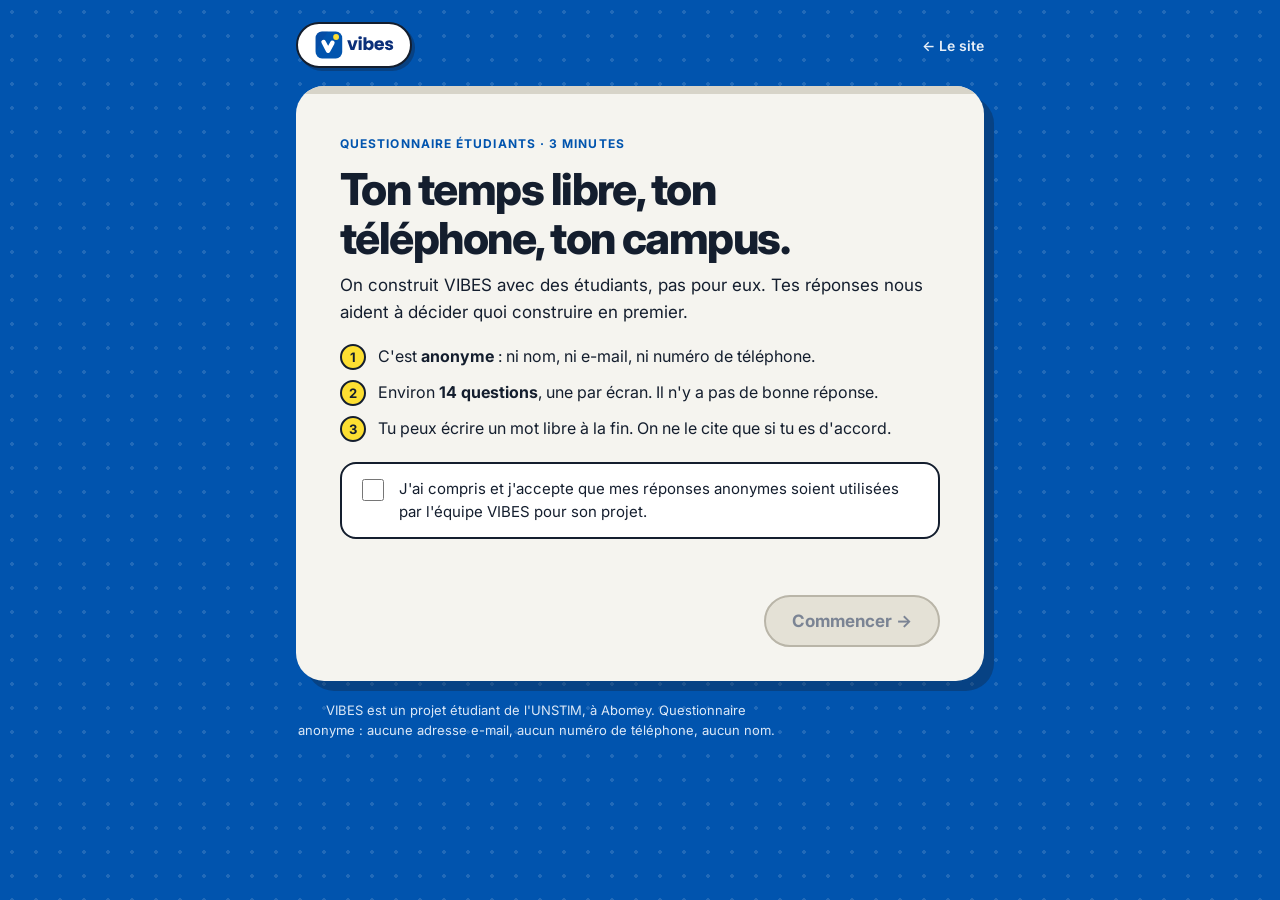
<file: questionnaire/index.html>
<!doctype html>
<html lang="fr">
<head>
  <meta charset="utf-8">
  <meta name="viewport" content="width=device-width, initial-scale=1">
  <meta name="robots" content="noindex">
  <title>VIBES · Questionnaire étudiants</title>
  <meta name="description" content="Trois minutes, anonyme : dis-nous comment tu vis ton temps libre et ton téléphone sur le campus.">
  <meta name="theme-color" content="#0154AE">
  <link rel="icon" href="../assets/brand/favicon-32.png" sizes="32x32" type="image/png">
  <link rel="preconnect" href="https://fonts.googleapis.com">
  <link rel="preconnect" href="https://fonts.gstatic.com" crossorigin>
  <link rel="stylesheet" href="https://fonts.googleapis.com/css2?family=Inter:wght@400;500;600;700;800&display=swap">
  <style>
    :root{--blue:#0154AE;--purple:#4A2987;--turq:#B0EEF2;--yellow:#FDDF32;--canvas:#F5F4EF;--ink:#141E2E;--muted:#4b5668;--line:#d9d6cc;--white:#fff;--ok:#0b7a4b;--r:20px}
    *{box-sizing:border-box}
    html{scroll-behavior:smooth}
    body{margin:0;font-family:Inter,system-ui,-apple-system,Segoe UI,Roboto,sans-serif;color:var(--ink);background:var(--blue);min-height:100vh;
      background-image:radial-gradient(rgba(255,255,255,.13) 1.6px,transparent 1.7px);background-size:24px 24px;-webkit-font-smoothing:antialiased}
    .shell{max-width:720px;margin:0 auto;padding:max(16px,env(safe-area-inset-top)) max(16px,env(safe-area-inset-right)) 48px max(16px,env(safe-area-inset-left))}
    .top{display:flex;align-items:center;justify-content:space-between;gap:12px;padding:6px 0 18px}
    .top .logo{background:#fff;border:2px solid var(--ink);border-radius:999px;padding:6px 16px;box-shadow:3px 3px 0 rgba(20,30,46,.35);display:inline-flex}
    .top img{height:30px;width:auto;display:block}
    .top a.back{color:#fff;font-weight:600;font-size:14px;text-decoration:none;opacity:.9}
    .top a.back:hover{text-decoration:underline}
    .card{background:var(--canvas);border-radius:28px;box-shadow:10px 10px 0 rgba(20,30,46,.32);overflow:hidden}
    .bar{height:8px;background:#d7d4c9}
    .bar i{display:block;height:100%;width:0;background:var(--yellow);border-right:2px solid var(--ink);transition:width .35s ease}
    .inner{padding:28px 24px 26px}
    @media(min-width:640px){.inner{padding:40px 44px 34px}}
    .meta{display:flex;justify-content:space-between;gap:10px;font-size:13px;font-weight:600;color:var(--muted);margin-bottom:18px}
    .eyebrow{font-size:12px;font-weight:700;letter-spacing:.09em;text-transform:uppercase;color:var(--blue)}
    h1,h2{margin:6px 0 10px;letter-spacing:-.035em;line-height:1.1;text-wrap:balance}
    h1{font-size:clamp(30px,6vw,44px);font-weight:800}
    h2{font-size:clamp(23px,4.4vw,31px);font-weight:800}
    p{margin:0 0 12px;font-size:17px;line-height:1.6;max-width:60ch}
    .hint{font-size:14px;color:var(--muted);margin:-2px 0 14px}
    ul.facts{list-style:none;padding:0;margin:18px 0 20px;display:grid;gap:10px}
    ul.facts li{display:flex;gap:12px;align-items:flex-start;font-size:16px;line-height:1.5}
    ul.facts b{flex:none;width:26px;height:26px;border-radius:50%;background:var(--yellow);border:2px solid var(--ink);display:grid;place-items:center;font-size:13px}
    .consent{display:flex;gap:12px;align-items:flex-start;margin:18px 0 6px;padding:14px 16px;background:var(--white);border:2px solid var(--ink);border-radius:16px;font-size:15px;line-height:1.5;cursor:pointer}
    .consent input{width:22px;height:22px;margin-top:1px;accent-color:var(--blue);flex:none}
    .opts{display:grid;gap:10px;margin:14px 0 4px}
    .opt{position:relative;display:flex;align-items:center;gap:14px;padding:15px 16px;min-height:56px;background:var(--white);border:2px solid var(--line);border-radius:16px;font-size:17px;font-weight:500;line-height:1.35;cursor:pointer;transition:border-color .12s,background .12s,transform .12s}
    .opt:hover{border-color:var(--blue)}
    .opt input{position:absolute;opacity:0;pointer-events:none}
    .opt .mark{flex:none;width:24px;height:24px;border:2px solid #98a2b3;border-radius:50%;display:grid;place-items:center;background:#fff;transition:all .12s}
    .opt.multi .mark{border-radius:7px}
    .opt .mark::after{content:"";width:11px;height:6px;border-left:3px solid var(--ink);border-bottom:3px solid var(--ink);transform:rotate(-45deg) translate(1px,-1px);opacity:0}
    .opt:has(input:checked){border-color:var(--ink);background:#fffbe0;box-shadow:4px 4px 0 var(--ink);transform:translate(-1px,-1px)}
    .opt:has(input:checked) .mark{background:var(--yellow);border-color:var(--ink)}
    .opt:has(input:checked) .mark::after{opacity:1}
    .opt:has(input:focus-visible){outline:3px solid var(--blue);outline-offset:2px}
    .opt.off{opacity:.45;cursor:not-allowed}
    textarea{width:100%;min-height:130px;margin-top:10px;padding:14px 16px;font:inherit;font-size:17px;line-height:1.5;border:2px solid var(--line);border-radius:16px;background:#fff;color:var(--ink);resize:vertical}
    textarea:focus{outline:3px solid var(--blue);outline-offset:2px;border-color:var(--ink)}
    .nav{display:flex;justify-content:space-between;align-items:center;gap:12px;margin-top:26px}
    button{font:inherit;cursor:pointer}
    .btn{display:inline-flex;align-items:center;justify-content:center;gap:8px;min-height:52px;padding:0 26px;border-radius:999px;border:2px solid var(--ink);font-size:17px;font-weight:700;background:var(--yellow);color:var(--ink);box-shadow:4px 4px 0 var(--ink);transition:transform .1s,box-shadow .1s}
    .btn:hover{transform:translate(-1px,-1px);box-shadow:5px 5px 0 var(--ink)}
    .btn:active{transform:translate(2px,2px);box-shadow:1px 1px 0 var(--ink)}
    .btn[disabled]{background:#e4e1d6;color:#7b8494;border-color:#b9b5a8;box-shadow:none;cursor:not-allowed;transform:none}
    .btn:focus-visible,.ghost:focus-visible{outline:3px solid var(--blue);outline-offset:3px}
    .ghost{background:none;border:0;color:var(--blue);font-weight:700;font-size:16px;padding:12px 6px;text-decoration:underline;text-underline-offset:3px}
    .ghost[hidden]{visibility:hidden;display:inline-block!important}
    .err{color:#a11a1a;font-weight:600;font-size:15px;min-height:20px;margin:10px 0 0}
    .fade{animation:in .28s ease both}
    @keyframes in{from{opacity:0;transform:translateY(8px)}to{opacity:1;transform:none}}
    @media(prefers-reduced-motion:reduce){.fade{animation:none}.bar i{transition:none}}
    .done{text-align:left}
    .done .big{width:76px;height:76px;border-radius:50%;background:var(--yellow);border:3px solid var(--ink);display:grid;place-items:center;box-shadow:5px 5px 0 var(--ink);margin-bottom:18px}
    .done .big svg{width:38px;height:38px}
    .help{margin-top:22px;padding:16px 18px;background:var(--turq);border-radius:16px;font-size:15px;line-height:1.55}
    .help b{display:block;margin-bottom:4px}
    .foot{color:#dbe8f7;font-size:13px;text-align:center;margin-top:20px;line-height:1.5}
    .hp{position:absolute;left:-9999px;width:1px;height:1px;overflow:hidden}
  </style>
</head>
<body>
<div class="shell">
  <div class="top">
    <a class="logo" href="../" aria-label="Retour au site VIBES"><img src="../assets/brand/vibes-horizontal.svg" alt="VIBES"></a>
    <a class="back" href="../">← Le site</a>
  </div>

  <main class="card">
    <div class="bar" role="progressbar" aria-label="Avancement du questionnaire" aria-valuemin="0" aria-valuemax="100" aria-valuenow="0"><i id="fill"></i></div>
    <form class="inner" id="form" novalidate autocomplete="off">
      <div class="hp" aria-hidden="true"><label>Ne pas remplir <input type="text" name="site" id="hp" tabindex="-1"></label></div>
      <div id="stage" aria-live="polite"></div>
      <p class="err" id="err" role="alert"></p>
      <div class="nav" id="nav">
        <button type="button" class="ghost" id="prev" hidden>← Retour</button>
        <button type="button" class="btn" id="next">Continuer →</button>
      </div>
    </form>
  </main>

  <p class="foot">VIBES est un projet étudiant de l'UNSTIM, à Abomey. Questionnaire anonyme : aucune adresse e-mail, aucun numéro de téléphone, aucun nom.</p>
</div>

<script>
/* ===== Configuration ===== */
// Colle ici l'adresse de ton application web Google Apps Script (voir questionnaire/LISEZ-MOI.md).
const ENDPOINT = "https://script.google.com/macros/s/AKfycbx5G_RWm2L3S-MmnlNRXEpfg08XK1P2oQSg-Gq1TdSxeGZ38AzFB5GNowaZMicU1aUE/exec";
const VERSION = "2026-10-v2";

/* ===== Questions ===== */
const OTHER = "Autre";
const SKIP = "Je préfère ne pas répondre";
const Q = [
  {id:"ecole", t:"Dans quel établissement étudies-tu ?", type:"one", o:["ENSGMM","ENSTP","ENSGEP","Autre école de l'UNSTIM","Autre université ou école"]},
  {id:"niveau", t:"Quel est ton niveau ?", type:"one", o:["L1","L2","L3","Master 1","Master 2","Autre"]},
  {id:"arrivee", t:"Depuis quand es-tu à l'UNSTIM ?", type:"one", o:["Depuis cette année","Depuis 1 à 2 ans","Depuis plus de 2 ans"]},
  {id:"logement", t:"Où vis-tu pendant les cours ?", type:"one", o:["Chez ma famille","Chez un proche (oncle, tante, amis de mes parents)","En cité ou résidence universitaire","En location, seul(e) ou en colocation","Dans une situation instable ou temporaire","Autre",SKIP]},
  {id:"tel", t:"Combien de temps passes-tu sur ton téléphone par jour ?", hint:"Estime en gros, tous usages compris.", type:"one", o:["Moins de 2 h","2 à 4 h","4 à 6 h","Plus de 6 h"]},
  {id:"tel_avis", t:"Ce temps, tu le trouves…", type:"one", o:["Trop long pour moi","Il me convient","Peu importe","Je ne sais pas"]},
  {id:"libre", t:"Quand tu as du temps libre, tu fais surtout quoi ?", hint:"Choisis jusqu'à 3 réponses.", type:"multi", max:3, o:["Réseaux sociaux et vidéos","Jeux vidéo","Séries, films, anime, manga","Sport","Sorties avec des amis","Révisions ou travail de groupe","Activités culturelles ou associatives","Repos, sommeil","Autre"]},
  {id:"freins", t:"Qu'est-ce qui te retient de faire des activités hors écran ?", hint:"Choisis jusqu'à 3 réponses.", type:"multi", max:3, o:["Je ne sais pas ce qui existe","Je n'ai pas le budget","Je n'ai personne avec qui y aller","C'est trop loin","Je suis timide ou je n'ose pas","Je manque de temps","Je ne me sens pas en sécurité","Rien de particulier","Autre"]},
  {id:"compagnie", t:"Tu te sens seul(e), sans personne avec qui partager du temps ?", type:"one", o:["Jamais","Rarement","Parfois","Souvent","Très souvent",SKIP]},
  {id:"ecoute", t:"Si un souci te pèse (harcèlement, santé, moral), sais-tu à qui t'adresser ?", hint:"On ne te demande aucun détail personnel.", type:"one", o:["Oui, clairement","Un peu","Pas vraiment","Non",SKIP]},
  {id:"budget", t:"Pour une activité en groupe, combien pourrais-tu dépenser ?", type:"one", o:["Rien","Jusqu'à 500 FCFA","500 à 1 000 FCFA","1 001 à 2 000 FCFA","Plus de 2 000 FCFA"]},
  {id:"connexion", t:"Comment te connectes-tu à Internet ?", type:"one", o:["Forfait data suffisant","Forfait data limité, je fais attention","Wi-Fi surtout (campus, maison)","Accès irrégulier ou qui dépend d'un proche","Pas d'accès personnel régulier"]},
  {id:"interet", t:"Une application gratuite qui t'aide à trouver des activités près de toi, à rejoindre un petit groupe et à prendre soin de toi, ça te dirait ?", hint:"VIBES : idées d'activités avec coût et distance affichés, petits groupes, un espace privé et des contacts d'aide. L'application est encore en conception.", type:"one", o:["Oui","Peut-être","Non"]},
  {id:"libre_texte", t:"Un mot, une idée, ce qui manque sur ton campus ?", hint:"Facultatif. N'écris ni nom, ni numéro, ni adresse e-mail.", type:"text"},
  {id:"citation", t:"Peut-on citer ta phrase, sans ton nom ?", type:"one", o:["Oui, de façon anonyme","Non, merci"], showIf:a=>(a.libre_texte||"").trim().length>0, defaultVal:"Non, merci"}
];
const TOTAL = Q.filter(q=>!q.showIf).length;

/* ===== État ===== */
const A = {}; let step = -1; // -1 = accueil
const $ = id => document.getElementById(id);
const stage = $("stage"), err = $("err"), nextBtn = $("next"), prevBtn = $("prev");
let consent = false, sending = false;

function steps(){ return Q.filter(q=>!q.showIf || q.showIf(A)); }
function esc(s){ return String(s).replace(/[&<>"]/g,c=>({"&":"&amp;","<":"&lt;",">":"&gt;",'"':"&quot;"}[c])); }
function progress(n,t){ const p=Math.round(100*n/t); $("fill").style.width=p+"%"; document.querySelector(".bar").setAttribute("aria-valuenow",p); }

function intro(){
  progress(0,1);
  stage.innerHTML = `<div class="fade">
    <p class="eyebrow">Questionnaire étudiants · 3 minutes</p>
    <h1>Ton temps libre, ton téléphone, ton campus.</h1>
    <p>On construit VIBES avec des étudiants, pas pour eux. Tes réponses nous aident à décider quoi construire en premier.</p>
    <ul class="facts">
      <li><b>1</b><span>C'est <strong>anonyme</strong> : ni nom, ni e-mail, ni numéro de téléphone.</span></li>
      <li><b>2</b><span>Environ <strong>${TOTAL} questions</strong>, une par écran. Il n'y a pas de bonne réponse.</span></li>
      <li><b>3</b><span>Tu peux écrire un mot libre à la fin. On ne le cite que si tu es d'accord.</span></li>
    </ul>
    <label class="consent"><input type="checkbox" id="ok"> <span>J'ai compris et j'accepte que mes réponses anonymes soient utilisées par l'équipe VIBES pour son projet.</span></label>
  </div>`;
  $("ok").checked = consent;
  $("ok").onchange = e => { consent = e.target.checked; sync(); };
  prevBtn.hidden = true; nextBtn.textContent = "Commencer →"; sync();
}

function render(){
  const list = steps(); const q = list[step];
  if(!q) return finish();
  progress(step+1, list.length+1);
  let body = "";
  if(q.type==="text"){
    body = `<textarea id="txt" maxlength="600" aria-label="Ta réponse" placeholder="Ton idée en quelques mots…">${esc(A[q.id]||"")}</textarea>`;
  } else {
    const cur = A[q.id] || (q.type==="multi"?[]:"");
    body = `<div class="opts" role="${q.type==="one"?"radiogroup":"group"}" aria-label="${esc(q.t)}">` + q.o.map((o,i)=>{
      const on = q.type==="multi" ? cur.includes(o) : cur===o;
      return `<label class="opt ${q.type==="multi"?"multi":""}"><input type="${q.type==="one"?"radio":"checkbox"}" name="${q.id}" value="${esc(o)}" ${on?"checked":""}><span class="mark"></span><span>${esc(o)}</span></label>`;
    }).join("") + `</div>`;
  }
  stage.innerHTML = `<div class="fade">
    <div class="meta"><span>Question ${step+1} sur ${list.length}</span>${q.type==="multi"?`<span>Jusqu'à ${q.max}</span>`:q.id==="libre_texte"||q.id==="citation"?"<span>Facultatif</span>":""}</div>
    <h2>${esc(q.t)}</h2>${q.hint?`<p class="hint">${esc(q.hint)}</p>`:""}${body}</div>`;
  prevBtn.hidden = false;
  nextBtn.textContent = step===list.length-1 ? "Envoyer ✓" : "Continuer →";
  bind(q); sync();
  const first = stage.querySelector("input,textarea"); if(first && q.type==="text") first.focus({preventScroll:true});
  window.scrollTo({top:0,behavior:"smooth"});
}

function bind(q){
  if(q.type==="text"){ $("txt").oninput = e => { A[q.id]=e.target.value; if(q.id==="libre_texte") A.citation = A.citation || ""; sync(); }; return; }
  const inputs = [...stage.querySelectorAll("input")];
  inputs.forEach(inp=>inp.onchange = ()=>{
    if(q.type==="one"){ A[q.id]=inp.value; sync(); if(step<steps().length-1) setTimeout(()=>{ if(valid(q) && steps()[step]===q) go(1); },260); }
    else {
      let sel = inputs.filter(i=>i.checked).map(i=>i.value);
      if(sel.length>q.max){ inp.checked=false; sel=sel.filter(v=>v!==inp.value); err.textContent=`Tu peux choisir ${q.max} réponses au maximum.`; } else err.textContent="";
      A[q.id]=sel;
      inputs.forEach(i=>i.closest(".opt").classList.toggle("off",!i.checked && sel.length>=q.max));
      sync();
    }
  });
  if(q.type==="multi"){ const sel=A[q.id]||[]; inputs.forEach(i=>i.closest(".opt").classList.toggle("off",!i.checked && sel.length>=q.max)); }
}

function valid(q){
  if(q.type==="text") return true;
  const v = A[q.id]; return q.type==="multi" ? (v&&v.length>0) : !!v;
}
function sync(){
  if(step===-1){ nextBtn.disabled = !consent; return; }
  const q = steps()[step]; nextBtn.disabled = sending || (q ? !valid(q) : false);
}
function go(d){
  err.textContent="";
  if(step===-1 && d>0){ if(!consent) return; step=0; return render(); }
  if(d<0){ if(step===0){ step=-1; return intro(); } step--; return render(); }
  const list = steps(); if(step<list.length-1){ step++; render(); } else submit();
}
nextBtn.onclick = () => go(1);
prevBtn.onclick = () => go(-1);
document.addEventListener("keydown",e=>{ if(e.key==="Enter" && e.target.tagName!=="TEXTAREA" && !nextBtn.disabled){ e.preventDefault(); go(1);} });

async function submit(){
  if($("hp").value) return finish(true); // robot : on fait semblant
  sending = true; nextBtn.disabled = true; nextBtn.textContent = "Envoi…"; err.textContent="";
  const out = {version:VERSION, envoye_le:new Date().toISOString()};
  Q.forEach(q=>{ const v=A[q.id]; out[q.id]= Array.isArray(v) ? v.join(" | ") : (v||(q.defaultVal && (A.libre_texte||"").trim()? q.defaultVal : "")); });
  if(!(A.libre_texte||"").trim()) out.citation = "";
  try{
    if(ENDPOINT){
      await fetch(ENDPOINT,{method:"POST",mode:"no-cors",headers:{"Content-Type":"text/plain;charset=utf-8"},body:JSON.stringify(out)});
    } else {
      console.info("Mode démonstration : aucune adresse d'envoi configurée.",out);
    }
    try{ localStorage.setItem("vibes_questionnaire_envoye","1"); }catch(_){}
    finish();
  }catch(e){
    sending=false; nextBtn.disabled=false; nextBtn.textContent="Envoyer ✓";
    err.textContent="L'envoi n'a pas marché (connexion ?). Tes réponses sont toujours là : réessaie dans un instant.";
  }
}

function finish(){
  progress(1,1); $("nav").hidden = true; err.textContent="";
  stage.innerHTML = `<div class="fade done">
    <div class="big"><svg viewBox="0 0 24 24" fill="none" stroke="#141E2E" stroke-width="3" stroke-linecap="round" stroke-linejoin="round"><path d="M5 12.5l4.5 4.5L19 7.5"/></svg></div>
    <h1>Merci, vraiment.</h1>
    <p>Tes réponses vont nous aider à décider quoi construire. Si tu veux donner un coup de main (écrire des conseils, proposer une activité, tester), le site t'explique comment.</p>
    <div class="help"><b>Si quelque chose te pèse en ce moment</b>Parle-en à une personne de confiance. Au Bénin, le <b style="display:inline">114</b> (Institut National de la Femme) écoute et oriente en cas de violences ou de harcèlement ; le <b style="display:inline">136</b> (Ministère de la Santé) informe et oriente pour la santé. VIBES n'est pas un service de soins.</div>
    <p style="margin-top:22px"><a class="btn" href="../" style="text-decoration:none">Découvrir VIBES →</a></p>
  </div>`;
  window.scrollTo({top:0,behavior:"smooth"});
}

intro();
</script>
</body>
</html>
</file>
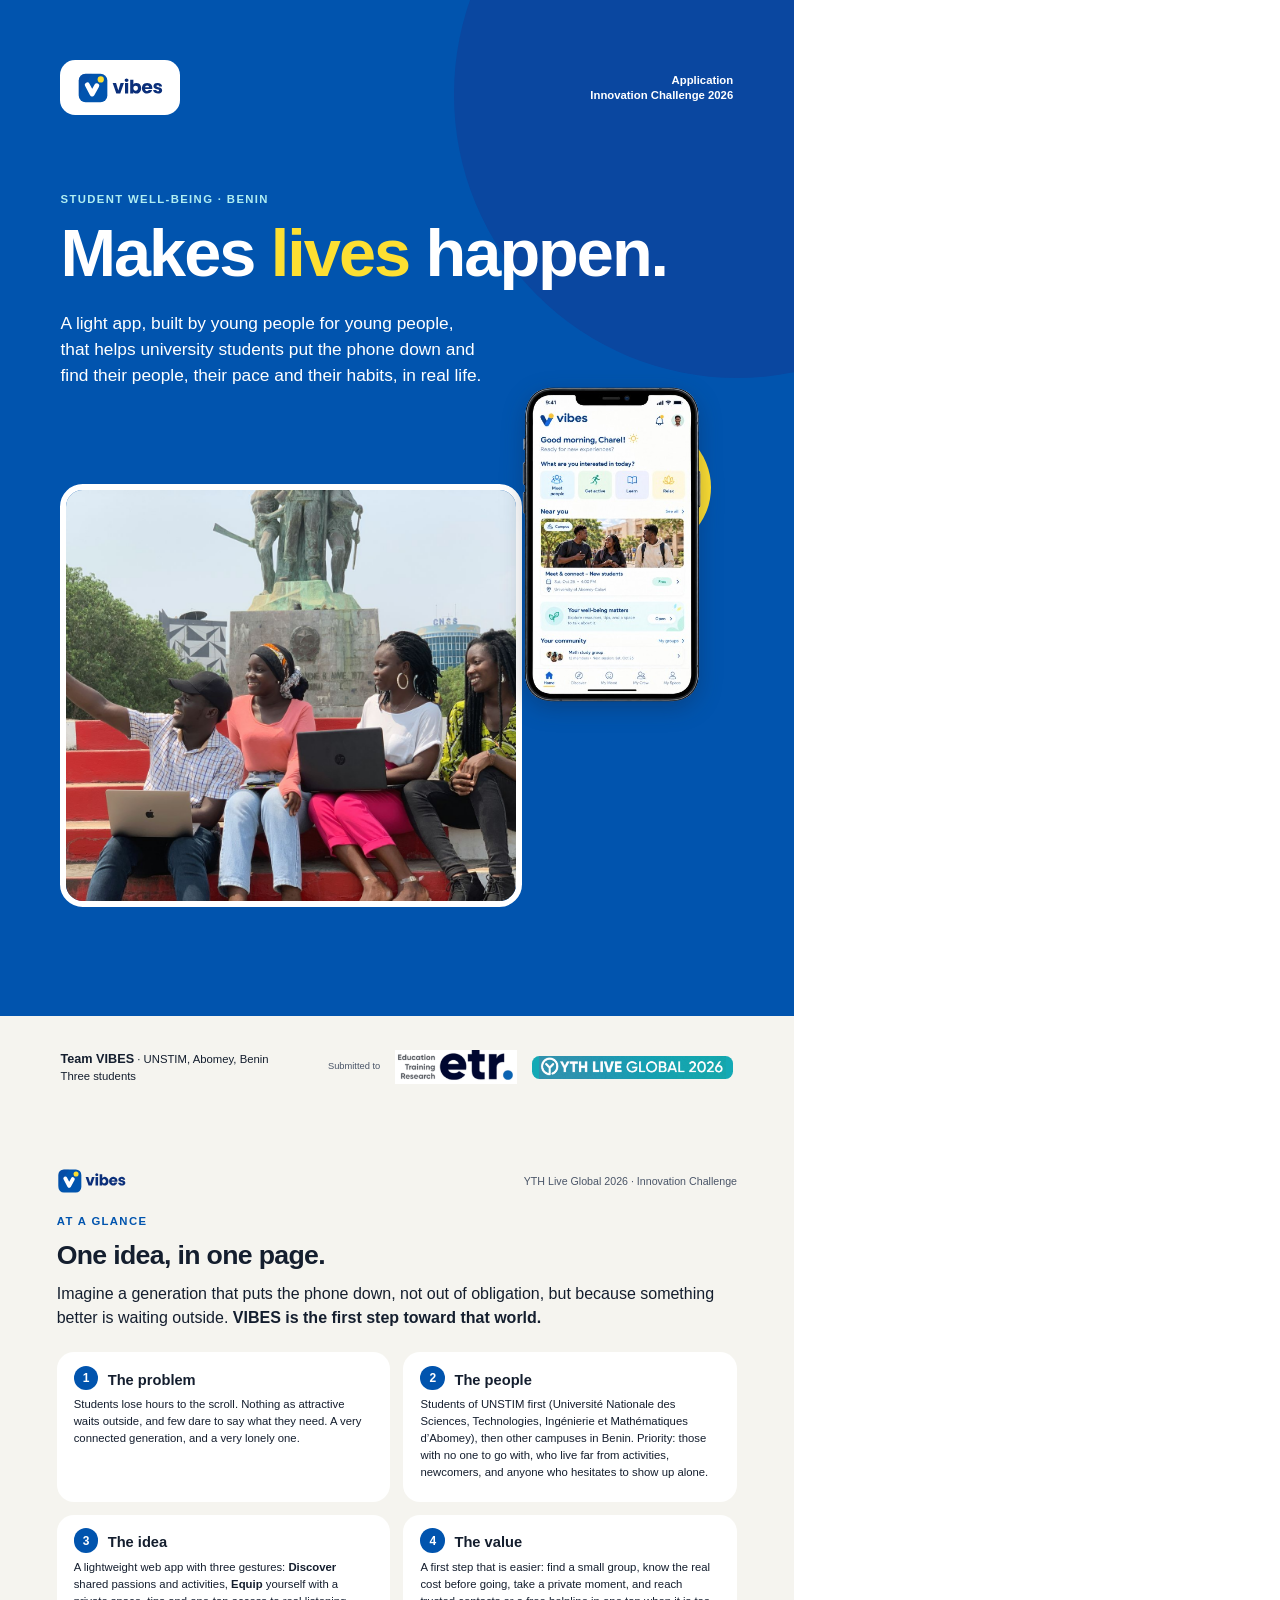
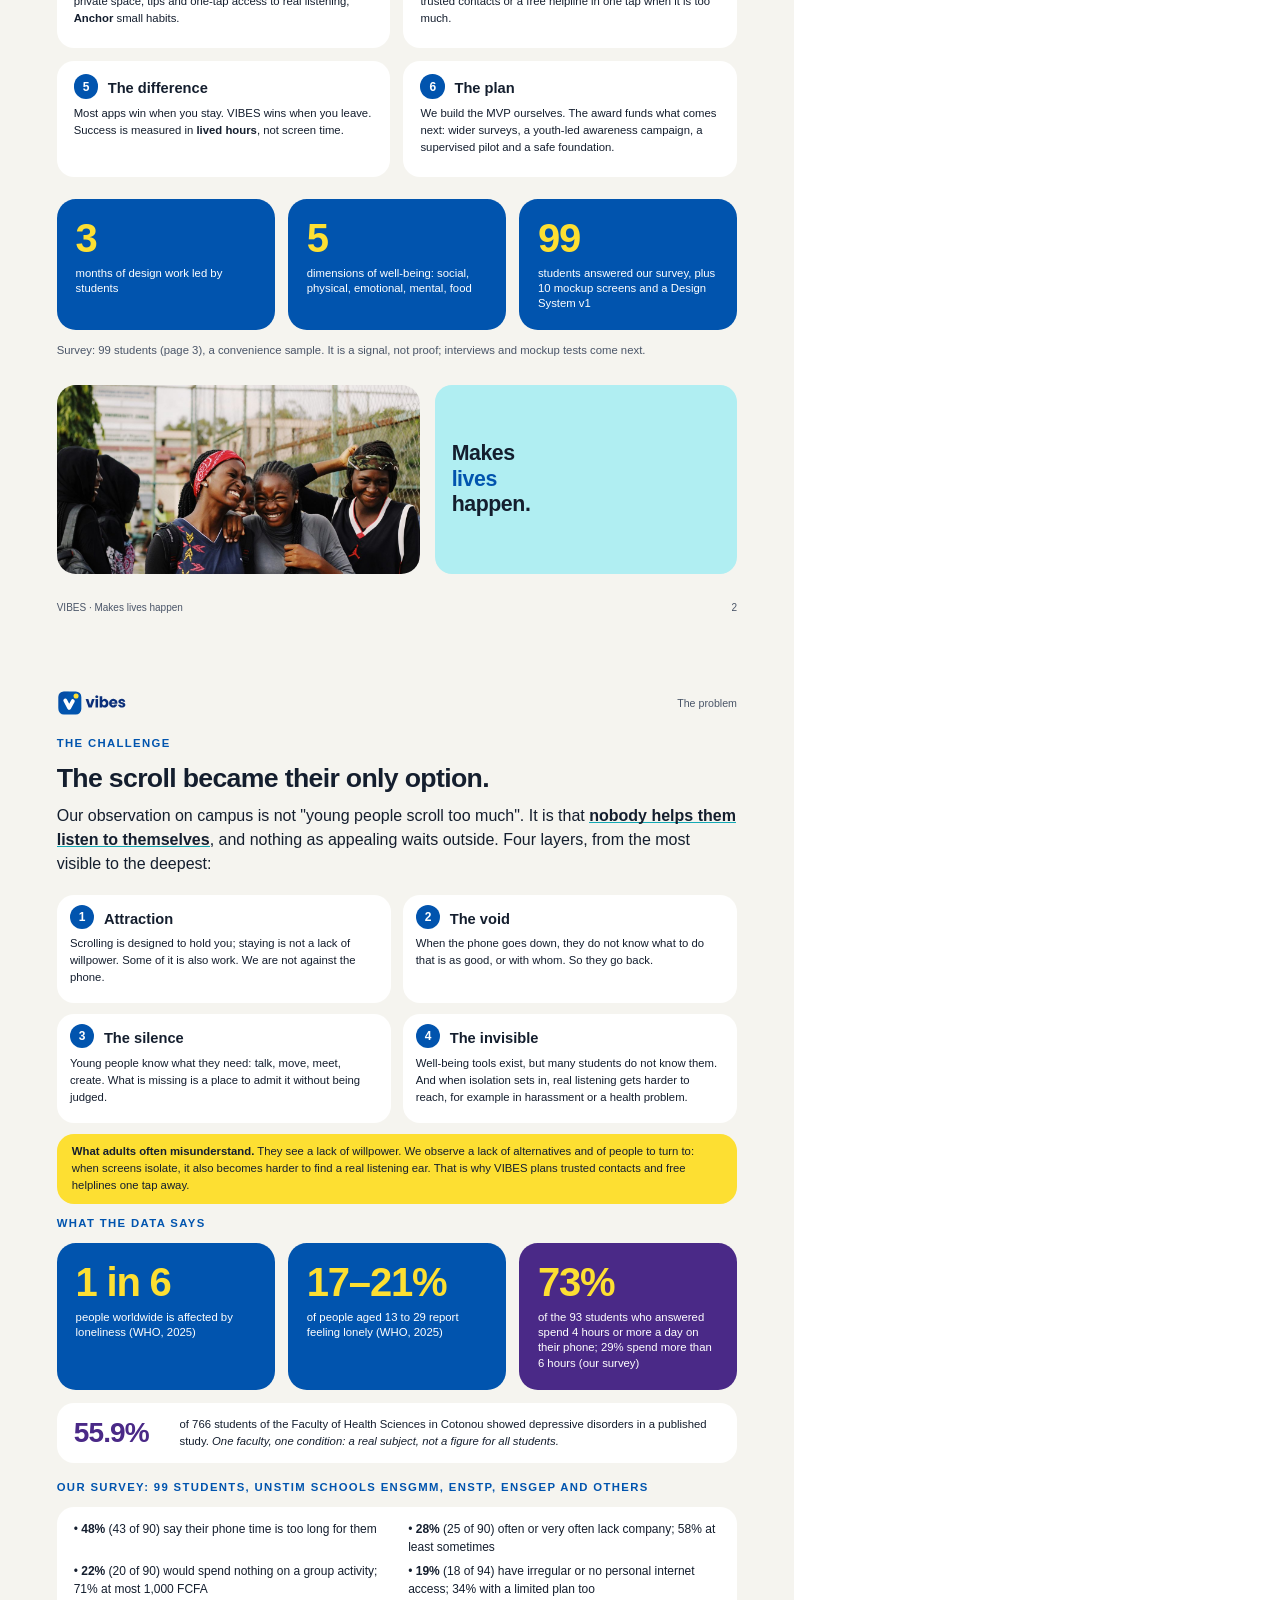
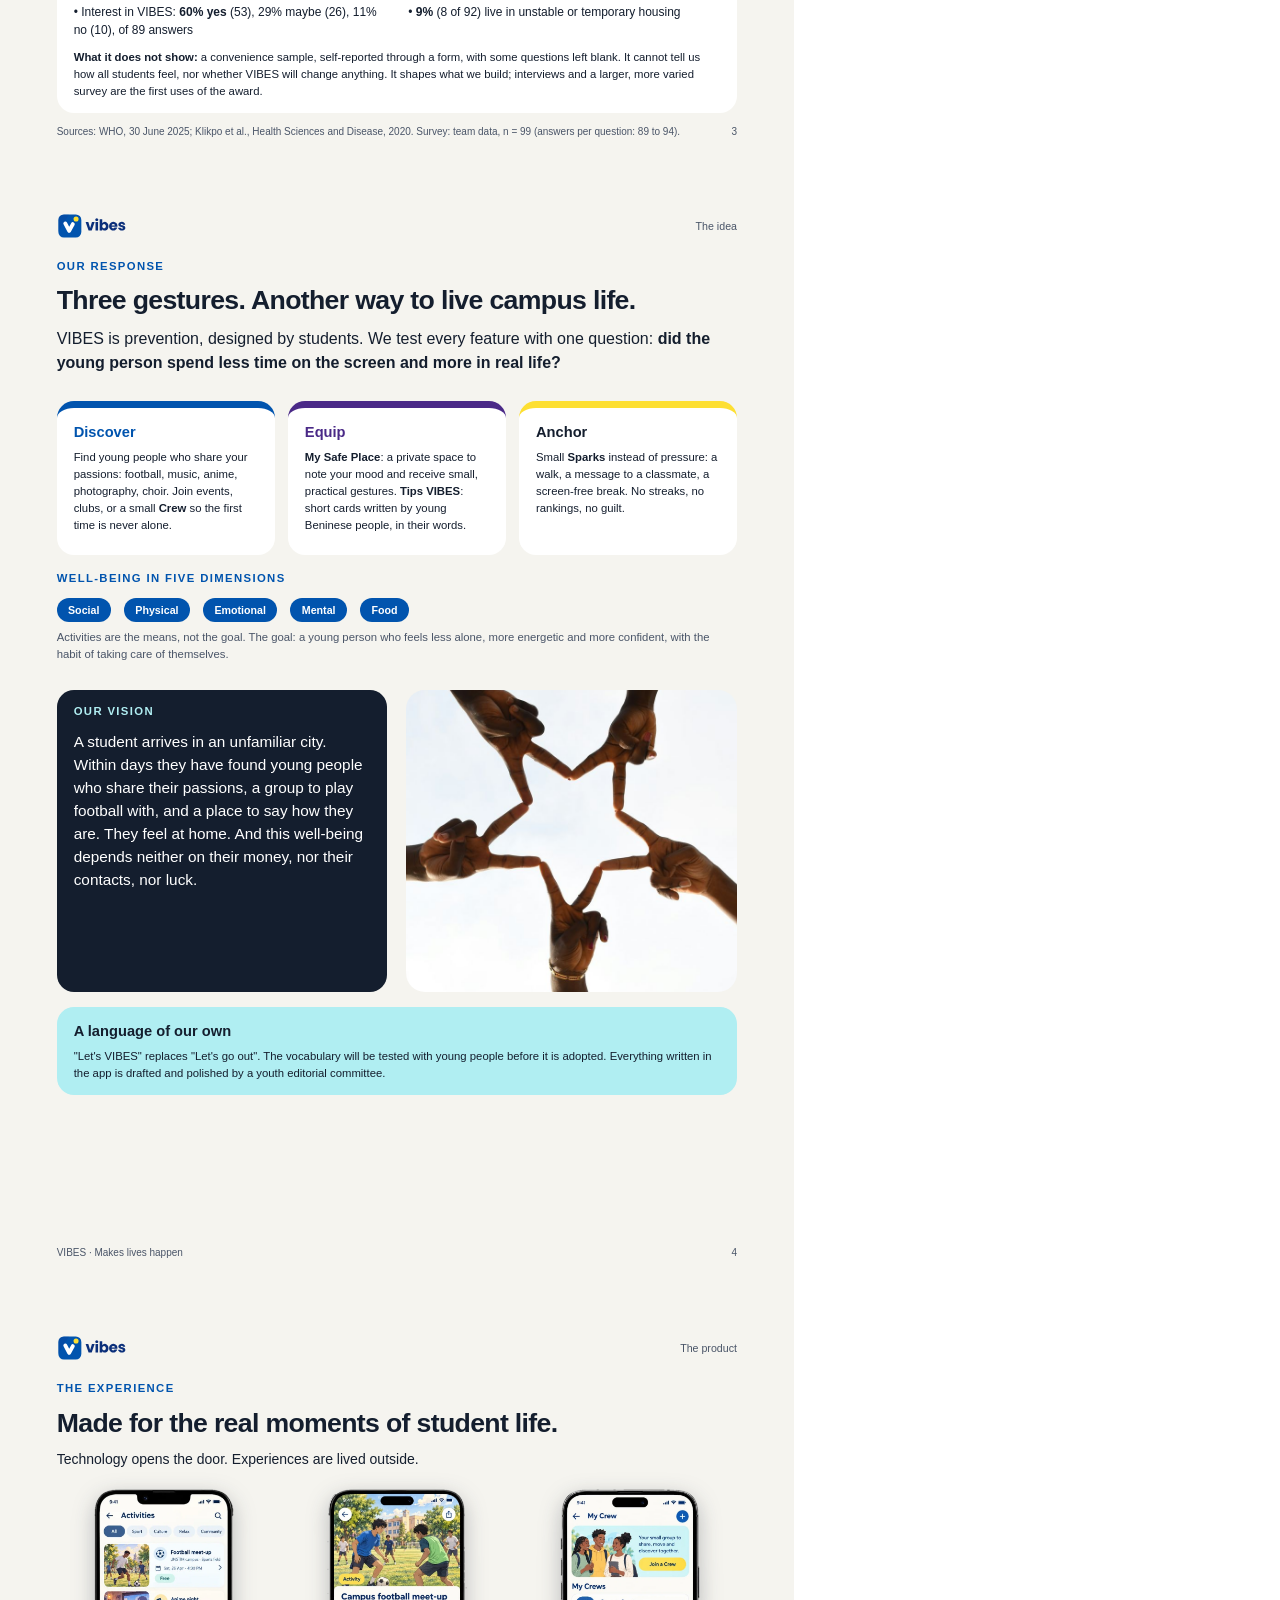
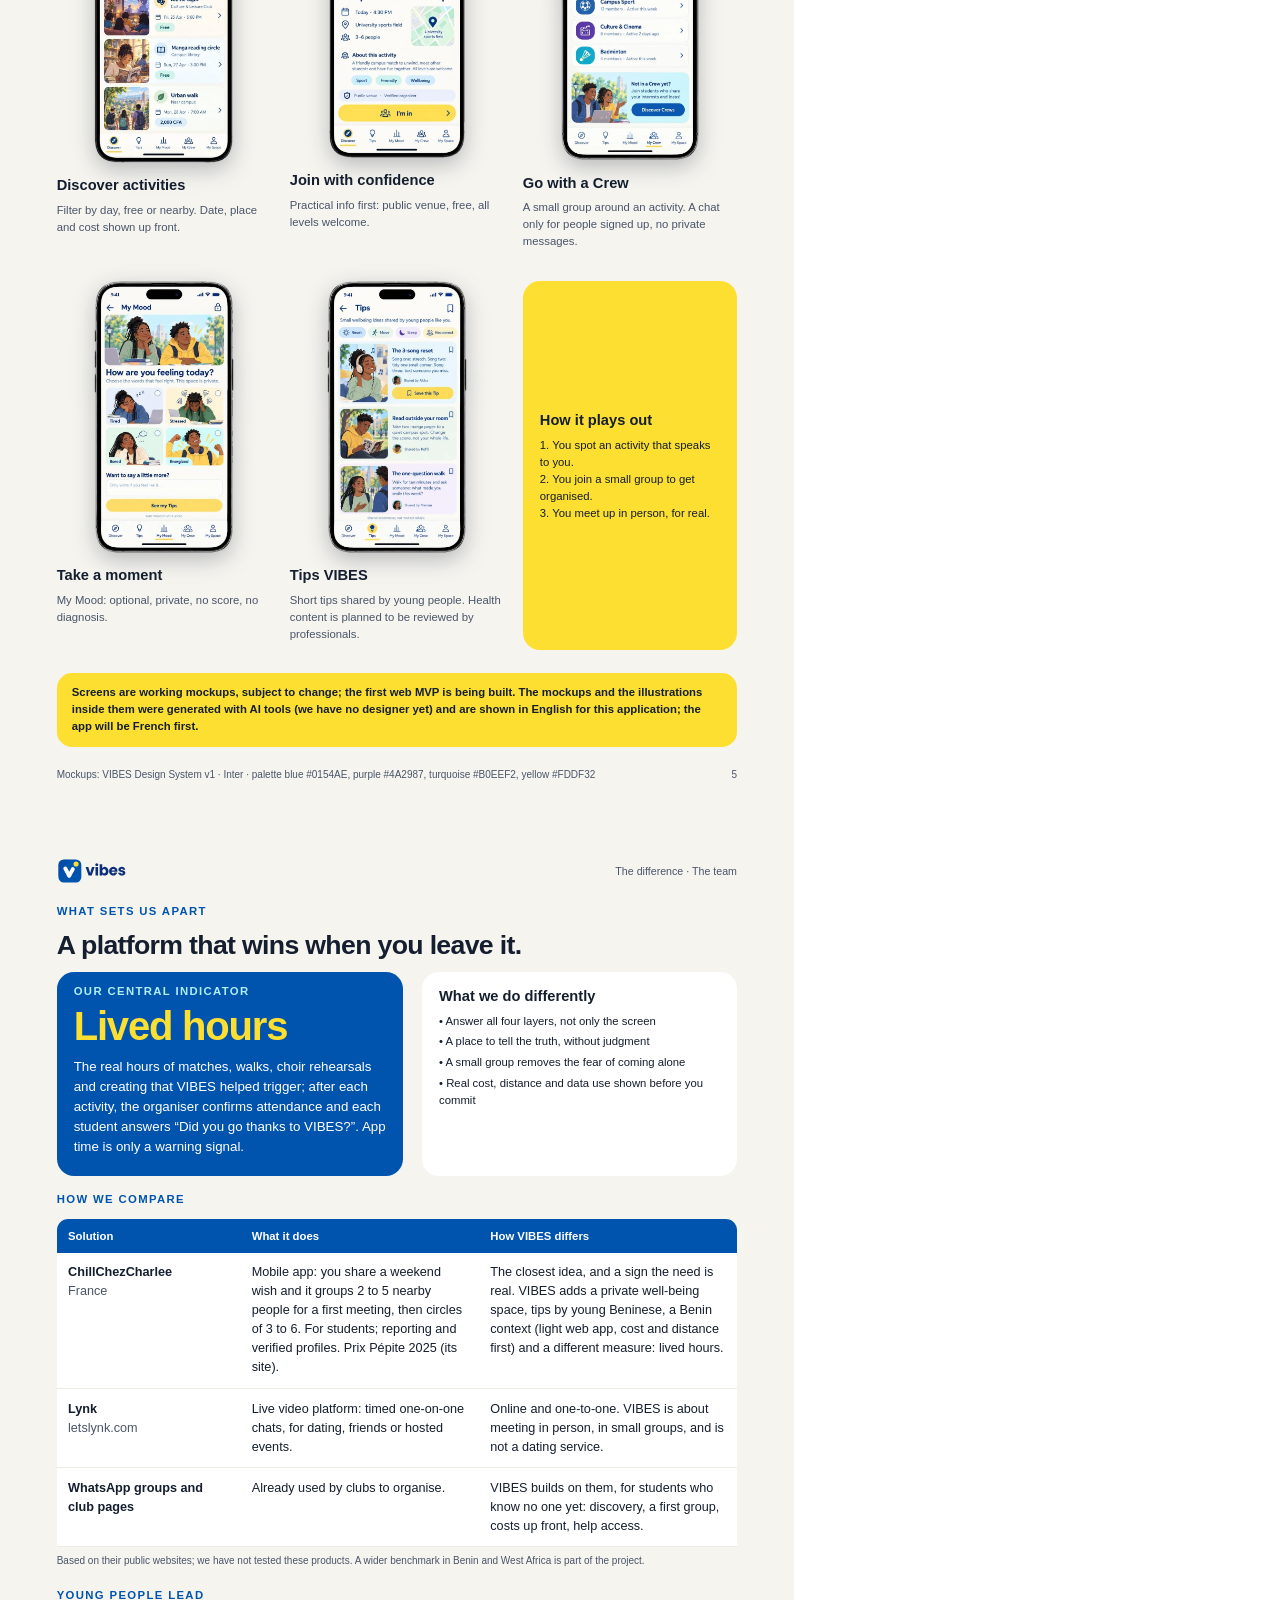
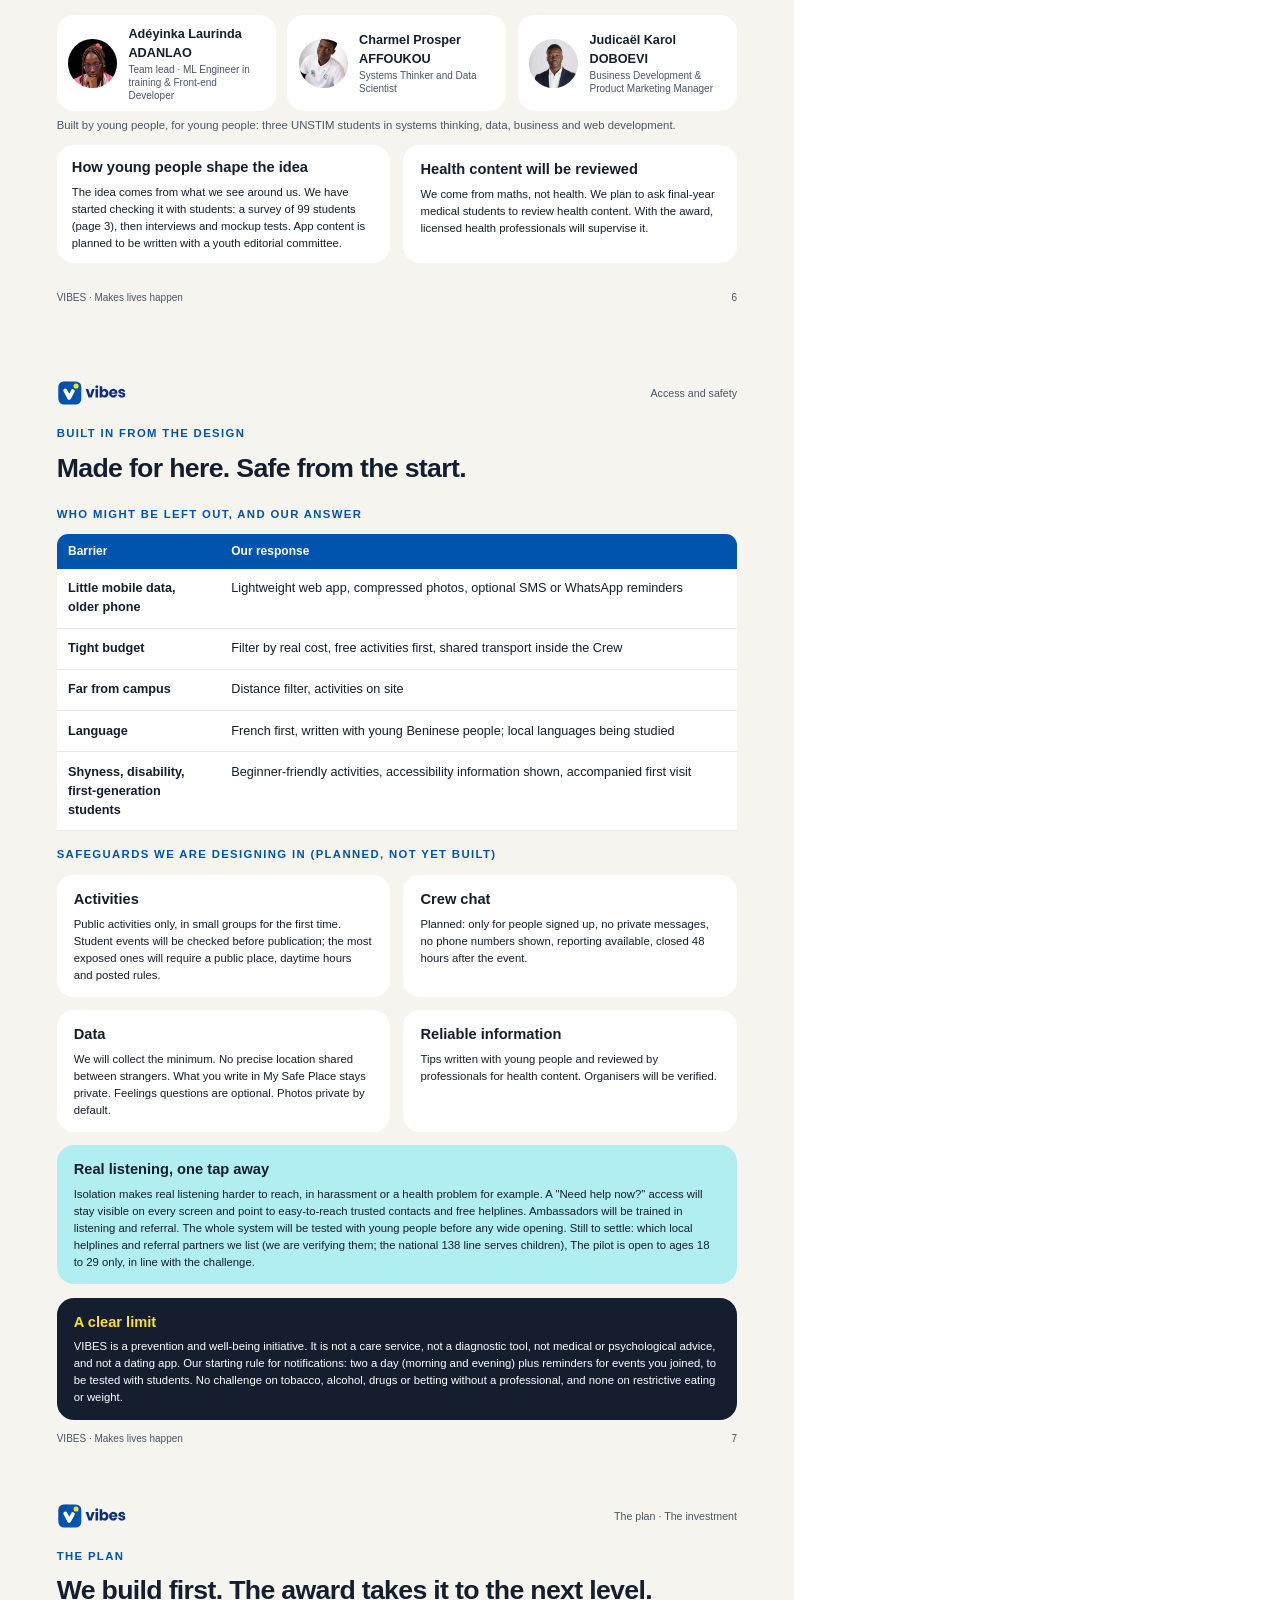
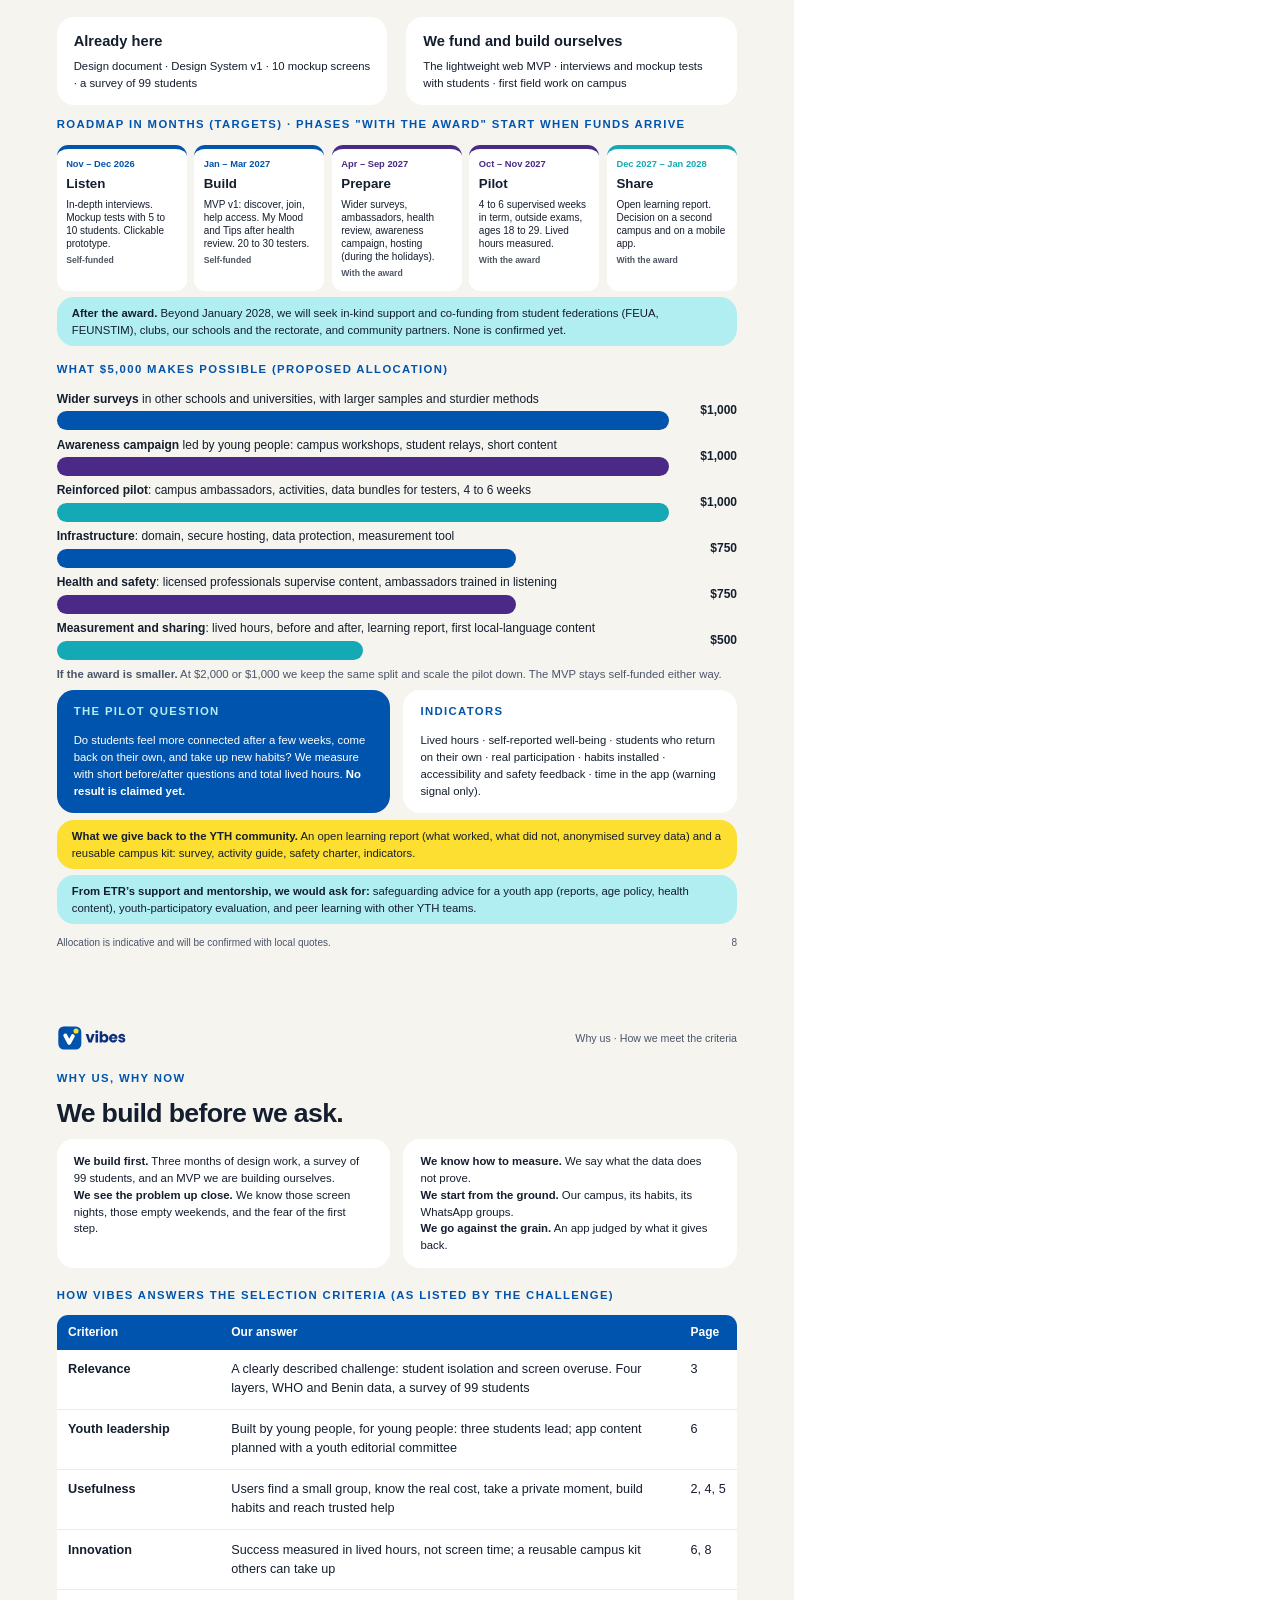
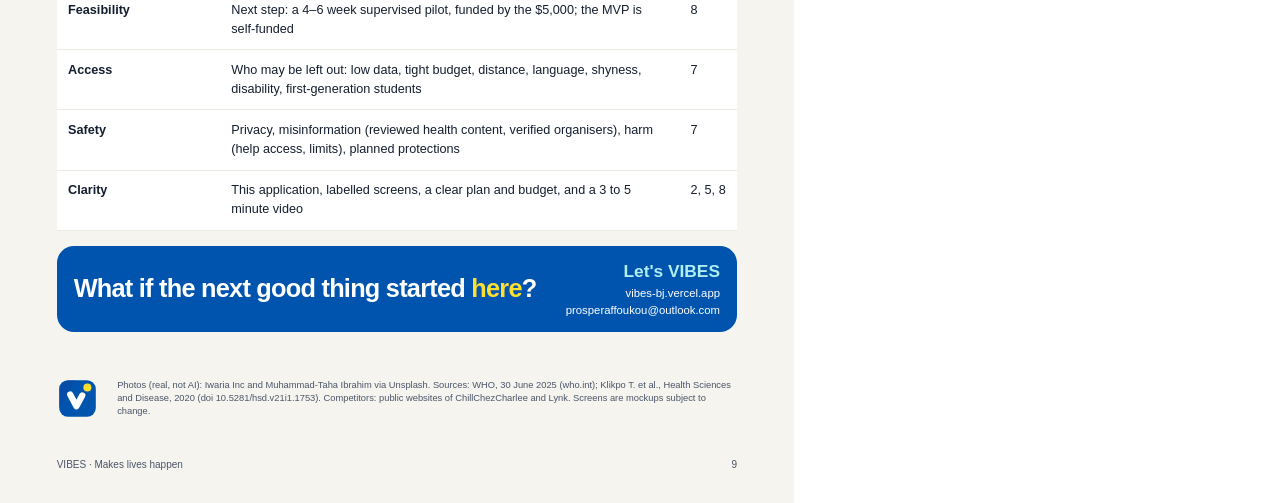
<file: doc/doc.html>
<!doctype html>
<html lang="en"><head><meta charset="utf-8"><title>VIBES · YTH Live Global 2026 Innovation Challenge</title>
<style>
@page{size:A4;margin:0}
:root{--blue:#0154AE;--purple:#4A2987;--turq:#B0EEF2;--yellow:#FDDF32;--canvas:#F5F4EF;--ink:#141E2E;--mute:#4a5568}
*{box-sizing:border-box;margin:0;padding:0}
body{font-family:Inter,sans-serif;color:var(--ink);font-size:10.5pt;line-height:1.5;-webkit-print-color-adjust:exact;print-color-adjust:exact}
.page{width:210mm;height:297mm;position:relative;overflow:hidden;page-break-after:always;background:var(--canvas);padding:12mm 15mm 8mm;display:flex;flex-direction:column}
.page:last-child{page-break-after:auto}
.hd{display:flex;justify-content:space-between;align-items:center;margin-bottom:5mm;font-size:8pt;color:var(--mute);font-weight:500}
.hd img{height:26px}
.ft{margin-top:auto;display:flex;justify-content:space-between;font-size:7.5pt;color:var(--mute);padding-top:3mm}
.kick{font-size:8.5pt;font-weight:700;letter-spacing:.12em;text-transform:uppercase;color:var(--blue);margin-bottom:3mm}
h1{font-size:34pt;line-height:1.04;letter-spacing:-.03em;font-weight:800;color:var(--blue)}
h2{font-size:20pt;line-height:1.1;letter-spacing:-.025em;font-weight:800;color:var(--ink);margin-bottom:3mm}
h3{font-size:11pt;font-weight:700;margin-bottom:1.5mm}.num+h3{padding-top:.8mm;min-height:6.5mm}
p{margin-bottom:2mm}
.lead{font-size:12pt;color:var(--ink);line-height:1.5}
.hl{background:linear-gradient(transparent 86%,#14A9B5 86%,#14A9B5 94%,transparent 94%)}
.card{background:#fff;border-radius:4.5mm;padding:3.5mm 4.5mm}
.grid{display:grid;gap:3.5mm}
.g2{grid-template-columns:1fr 1fr}.g3{grid-template-columns:repeat(3,1fr)}
.num{width:6.5mm;height:6.5mm;border-radius:50%;background:var(--blue);color:#fff;font-weight:800;display:flex;align-items:center;justify-content:center;font-size:9pt;float:left;margin:0 2.5mm 1mm 0}
.small{font-size:8.5pt;color:var(--mute)}
.stat{background:var(--blue);color:#fff;border-radius:5mm;padding:5mm}
.stat b{display:block;font-size:30pt;line-height:1;letter-spacing:-.03em;font-weight:800;color:var(--yellow);margin-bottom:2mm}
.stat span{font-size:8.5pt;line-height:1.35;display:block}
.tag{display:inline-block;background:var(--turq);color:var(--ink);font-size:8pt;font-weight:600;padding:1mm 3mm;border-radius:99px;margin-right:1.5mm}
table{width:100%;border-collapse:collapse;font-size:9pt}
th{text-align:left;background:var(--blue);color:#fff;padding:2.2mm 3mm;font-weight:600}
th:first-child{border-radius:3mm 0 0 0}th:last-child{border-radius:0 3mm 0 0}
td{padding:2.8mm 3mm;font-size:9.5pt;vertical-align:top;background:#fff;border-bottom:1px solid #ecebe4}
td:first-child{font-weight:700;width:24%}.crit td:last-child{white-space:nowrap}
.phone{width:37mm;margin:0 auto;background:none}
.phone img{display:block;width:100%;filter:drop-shadow(0 2mm 3mm rgba(20,30,46,.28))}
.note{background:var(--yellow);border-radius:4mm;padding:3mm 4mm;font-size:8.5pt;font-weight:600}
.dark{background:var(--ink);color:#fff}
.bar{height:5mm;border-radius:99px;background:var(--blue)}
.dot{position:absolute;border-radius:50%}
</style></head><body>

<!-- 1 COVER -->
<section class="page" style="background:var(--blue);color:#fff;padding:0">
  <div class="dot" style="width:150mm;height:150mm;background:#0A47A0;right:-60mm;top:-50mm"></div>
  <div class="dot" style="width:34mm;height:34mm;background:var(--yellow);right:22mm;top:112mm"></div>
  <div style="padding:16mm 16mm 0;position:relative;display:flex;justify-content:space-between;align-items:center">
    <div style="background:#fff;border-radius:4mm;padding:3mm 4.5mm"><img src="img/vibes-horizontal.svg" style="height:32px;display:block"></div>
    <div style="font-size:8.5pt;font-weight:600;text-align:right;line-height:1.35">Application<br>Innovation Challenge 2026</div>
  </div>
  <div style="padding:20mm 16mm 0;position:relative">
    <div class="kick" style="color:var(--turq)">Student well-being · Benin</div>
    <h1 style="color:#fff;font-size:50pt">Makes <span style="color:var(--yellow)">lives</span> happen.</h1>
    <p class="lead" style="color:#fff;max-width:112mm;margin-top:6mm;font-size:13pt">A light app, built by young people for young people, that helps university students put the phone down and find their people, their pace and their habits, in real life.</p>
  </div>
  <div style="position:absolute;left:16mm;right:16mm;top:128mm;height:112mm">
    <img src="img/etudiants-marches.jpg" style="width:122mm;height:112mm;object-fit:cover;border-radius:6mm;border:1.6mm solid #fff;display:block">
    <div class="phone" style="position:absolute;right:4mm;top:-26mm;width:56mm"><img src="img/page_accueil.png"></div>
  </div>
  <div style="position:absolute;left:0;right:0;bottom:0;background:var(--canvas);color:var(--ink);padding:9mm 16mm 10mm;display:flex;justify-content:space-between;align-items:center">
    <div style="font-size:8.5pt;line-height:1.45"><b style="font-size:9.5pt">Team VIBES</b> · UNSTIM, Abomey, Benin<br>Three students</div>
    <div style="display:flex;align-items:center;gap:4mm;flex:none"><span class="small" style="font-size:7pt;white-space:nowrap">Submitted to</span><img src="img/etr.png" style="height:9mm"><div style="background:#14A9B5;border-radius:2mm;padding:0 2mm;line-height:0"><img src="img/yth.png" style="height:6mm"></div></div>
  </div>
</section>

<!-- 2 AT A GLANCE -->
<section class="page">
  <div class="hd"><img src="img/vibes-horizontal.svg"><span>YTH Live Global 2026 · Innovation Challenge</span></div>
  <div class="kick">At a glance</div>
  <h2>One idea, in one page.</h2>
  <p class="lead" style="margin-bottom:6mm">Imagine a generation that puts the phone down, not out of obligation, but because something better is waiting outside. <b>VIBES is the first step toward that world.</b></p>
  <div class="grid g2">
    <div class="card"><div class="num">1</div><h3>The problem</h3><p class="small" style="color:var(--ink)">Students lose hours to the scroll. Nothing as attractive waits outside, and few dare to say what they need. A very connected generation, and a very lonely one.</p></div>
    <div class="card"><div class="num">2</div><h3>The people</h3><p class="small" style="color:var(--ink)">Students of UNSTIM first (Université Nationale des Sciences, Technologies, Ingénierie et Mathématiques d’Abomey), then other campuses in Benin. Priority: those with no one to go with, who live far from activities, newcomers, and anyone who hesitates to show up alone.</p></div>
    <div class="card"><div class="num">3</div><h3>The idea</h3><p class="small" style="color:var(--ink)">A lightweight web app with three gestures: <b>Discover</b> shared passions and activities, <b>Equip</b> yourself with a private space, tips and one-tap access to real listening, <b>Anchor</b> small habits.</p></div>
    <div class="card"><div class="num">4</div><h3>The value</h3><p class="small" style="color:var(--ink)">A first step that is easier: find a small group, know the real cost before going, take a private moment, and reach trusted contacts or a free helpline in one tap when it is too much.</p></div>
    <div class="card"><div class="num">5</div><h3>The difference</h3><p class="small" style="color:var(--ink)">Most apps win when you stay. VIBES wins when you leave. Success is measured in <b>lived hours</b>, not screen time.</p></div>
    <div class="card"><div class="num">6</div><h3>The plan</h3><p class="small" style="color:var(--ink)">We build the MVP ourselves. The award funds what comes next: wider surveys, a youth-led awareness campaign, a supervised pilot and a safe foundation.</p></div>
  </div>
  <div class="grid g3" style="margin-top:6mm">
    <div class="stat"><b>3</b><span>months of design work led by students</span></div>
    <div class="stat"><b>5</b><span>dimensions of well-being: social, physical, emotional, mental, food</span></div>
    <div class="stat"><b>99</b><span>students answered our survey, plus 10 mockup screens and a Design System v1</span></div>
  </div>
  <p class="small" style="margin-top:3mm">Survey: 99 students (page 3), a convenience sample. It is a signal, not proof; interviews and mockup tests come next.</p>
  <div style="display:grid;grid-template-columns:1.2fr 1fr;gap:4mm;margin-top:5mm">
    <img src="img/amies-terrain.jpg" style="width:100%;height:50mm;object-fit:cover;border-radius:5mm">
    <div class="card" style="display:flex;flex-direction:column;justify-content:center;background:var(--turq)"><div style="font-size:16pt;font-weight:800;line-height:1.2;letter-spacing:-.02em">Makes<br><span style="color:var(--blue)">lives</span><br>happen.</div></div>
  </div>
  <div class="ft"><span>VIBES · Makes lives happen</span><span>2</span></div>
</section>

<!-- 3 PROBLEM -->
<section class="page">
  <div class="hd"><img src="img/vibes-horizontal.svg"><span>The problem</span></div>
  <div class="kick">The challenge</div>
  <h2>The scroll became their only option.</h2>
  <p class="lead">Our observation on campus is not "young people scroll too much". It is that <span class="hl"><b>nobody helps them listen to themselves</b></span>, and nothing as appealing waits outside. Four layers, from the most visible to the deepest:</p>
  <div class="grid g2" style="margin-top:3mm;gap:3mm">
    <div class="card" style="padding:2.5mm 3.5mm"><div class="num">1</div><h3>Attraction</h3><p class="small" style="color:var(--ink)">Scrolling is designed to hold you; staying is not a lack of willpower. Some of it is also work. We are not against the phone.</p></div>
    <div class="card" style="padding:2.5mm 3.5mm"><div class="num">2</div><h3>The void</h3><p class="small" style="color:var(--ink)">When the phone goes down, they do not know what to do that is as good, or with whom. So they go back.</p></div>
    <div class="card" style="padding:2.5mm 3.5mm"><div class="num">3</div><h3>The silence</h3><p class="small" style="color:var(--ink)">Young people know what they need: talk, move, meet, create. What is missing is a place to admit it without being judged.</p></div>
    <div class="card" style="padding:2.5mm 3.5mm"><div class="num">4</div><h3>The invisible</h3><p class="small" style="color:var(--ink)">Well-being tools exist, but many students do not know them. And when isolation sets in, real listening gets harder to reach, for example in harassment or a health problem.</p></div>
  </div>
  <div class="card" style="margin-top:3mm;background:var(--yellow);padding:2.5mm 4mm"><p class="small" style="color:var(--ink);margin:0"><b>What adults often misunderstand.</b> They see a lack of willpower. We observe a lack of alternatives and of people to turn to: when screens isolate, it also becomes harder to find a real listening ear. That is why VIBES plans trusted contacts and free helplines one tap away.</p></div>
  <div class="kick" style="margin-top:3mm">What the data says</div>
  <div class="grid g3">
    <div class="stat"><b>1 in 6</b><span>people worldwide is affected by loneliness (WHO, 2025)</span></div>
    <div class="stat"><b>17–21%</b><span>of people aged 13 to 29 report feeling lonely (WHO, 2025)</span></div>
    <div class="stat" style="background:var(--purple)"><b>73%</b><span>of the 93 students who answered spend 4 hours or more a day on their phone; 29% spend more than 6 hours (our survey)</span></div>
  </div>
  <div class="card" style="margin-top:3.5mm;display:grid;grid-template-columns:24mm 1fr;gap:4mm;align-items:center">
    <div style="font-size:21pt;font-weight:800;color:var(--purple);letter-spacing:-.03em;line-height:1">55.9%</div>
    <p class="small" style="color:var(--ink);margin:0">of 766 students of the Faculty of Health Sciences in Cotonou showed depressive disorders in a published study. <i>One faculty, one condition: a real subject, not a figure for all students.</i></p>
  </div>
  <div class="kick" style="margin-top:4mm">Our survey: 99 students, UNSTIM schools ENSGMM, ENSTP, ENSGEP and others</div>
  <div class="card" style="font-size:9pt">
    <div style="display:grid;grid-template-columns:1fr 1fr;gap:1.5mm 6mm">
      <div>• <b>48%</b> (43 of 90) say their phone time is too long for them</div>
      <div>• <b>28%</b> (25 of 90) often or very often lack company; 58% at least sometimes</div>
      <div>• <b>22%</b> (20 of 90) would spend nothing on a group activity; 71% at most 1,000 FCFA</div>
      <div>• <b>19%</b> (18 of 94) have irregular or no personal internet access; 34% with a limited plan too</div>
      <div>• Interest in VIBES: <b>60% yes</b> (53), 29% maybe (26), 11% no (10), of 89 answers</div>
      <div>• <b>9%</b> (8 of 92) live in unstable or temporary housing</div>
    </div>
    <p class="small" style="margin:2.5mm 0 0;color:var(--ink)"><b>What it does not show:</b> a convenience sample, self-reported through a form, with some questions left blank. It cannot tell us how all students feel, nor whether VIBES will change anything. It shapes what we build; interviews and a larger, more varied survey are the first uses of the award.</p>
  </div>
  <div class="ft"><span>Sources: WHO, 30 June 2025; Klikpo et al., Health Sciences and Disease, 2020. Survey: team data, n = 99 (answers per question: 89 to 94).</span><span>3</span></div>
</section>

<!-- 4 THE IDEA -->
<section class="page">
  <div class="hd"><img src="img/vibes-horizontal.svg"><span>The idea</span></div>
  <div class="kick">Our response</div>
  <h2>Three gestures. Another way to live campus life.</h2>
  <p class="lead">VIBES is prevention, designed by students. We test every feature with one question: <b>did the young person spend less time on the screen and more in real life?</b></p>
  <div class="grid g3" style="margin-top:5mm">
    <div class="card" style="border-top:2mm solid var(--blue)"><h3 style="color:var(--blue)">Discover</h3><p class="small" style="color:var(--ink)">Find young people who share your passions: football, music, anime, photography, choir. Join events, clubs, or a small <b>Crew</b> so the first time is never alone.</p></div>
    <div class="card" style="border-top:2mm solid var(--purple)"><h3 style="color:var(--purple)">Equip</h3><p class="small" style="color:var(--ink)"><b>My Safe Place</b>: a private space to note your mood and receive small, practical gestures. <b>Tips VIBES</b>: short cards written by young Beninese people, in their words.</p></div>
    <div class="card" style="border-top:2mm solid var(--yellow)"><h3>Anchor</h3><p class="small" style="color:var(--ink)">Small <b>Sparks</b> instead of pressure: a walk, a message to a classmate, a screen-free break. No streaks, no rankings, no guilt.</p></div>
  </div>
  <div class="kick" style="margin-top:4mm">Well-being in five dimensions</div>
  <div style="display:flex;flex-wrap:wrap;gap:2mm">
    <span class="tag" style="background:var(--blue);color:#fff">Social</span><span class="tag" style="background:var(--blue);color:#fff">Physical</span><span class="tag" style="background:var(--blue);color:#fff">Emotional</span><span class="tag" style="background:var(--blue);color:#fff">Mental</span><span class="tag" style="background:var(--blue);color:#fff">Food</span>
  </div>
  <p class="small" style="margin-top:2mm">Activities are the means, not the goal. The goal: a young person who feels less alone, more energetic and more confident, with the habit of taking care of themselves.</p>
  <div style="display:grid;grid-template-columns:1fr 1fr;gap:5mm;margin-top:5mm;align-items:stretch">
    <div class="card dark" style="background:var(--ink)">
      <div class="kick" style="color:var(--turq)">Our vision</div>
      <p style="font-size:11.5pt;line-height:1.5;color:#fff">A student arrives in an unfamiliar city. Within days they have found young people who share their passions, a group to play football with, and a place to say how they are. They feel at home. And this well-being depends neither on their money, nor their contacts, nor luck.</p>
    </div>
    <img src="img/etoile-mains.jpg" style="width:100%;height:100%;min-height:62mm;max-height:80mm;object-fit:cover;border-radius:5mm">
  </div>
  <div class="card" style="margin-top:4mm;background:var(--turq)"><h3>A language of our own</h3><p class="small" style="color:var(--ink);margin:0">"Let's VIBES" replaces "Let's go out". The vocabulary will be tested with young people before it is adopted. Everything written in the app is drafted and polished by a youth editorial committee.</p></div>
  <div class="ft"><span>VIBES · Makes lives happen</span><span>4</span></div>
</section>

<!-- 5 PRODUCT -->
<section class="page">
  <div class="hd"><img src="img/vibes-horizontal.svg"><span>The product</span></div>
  <div class="kick">The experience</div>
  <h2>Made for the real moments of student life.</h2>
  <p>Technology opens the door. Experiences are lived outside.</p>
  <div class="grid" style="grid-template-columns:repeat(3,1fr);gap:6mm 5mm;margin-top:3mm">
    <div><div class="phone"><img src="img/02_explorer_activites.webp"></div><h3 style="margin-top:3mm">Discover activities</h3><p class="small">Filter by day, free or nearby. Date, place and cost shown up front.</p></div>
    <div><div class="phone"><img src="img/03_detail_activite.webp"></div><h3 style="margin-top:3mm">Join with confidence</h3><p class="small">Practical info first: public venue, free, all levels welcome.</p></div>
    <div><div class="phone"><img src="img/05_mon_crew.webp"></div><h3 style="margin-top:3mm">Go with a Crew</h3><p class="small">A small group around an activity. A chat only for people signed up, no private messages.</p></div>
    <div><div class="phone"><img src="img/07_mon_mood.webp"></div><h3 style="margin-top:3mm">Take a moment</h3><p class="small">My Mood: optional, private, no score, no diagnosis.</p></div>
    <div><div class="phone"><img src="img/09_tips_vibes.webp"></div><h3 style="margin-top:3mm">Tips VIBES</h3><p class="small">Short tips shared by young people. Health content is planned to be reviewed by professionals.</p></div>
    <div class="card" style="background:var(--yellow);display:flex;flex-direction:column;justify-content:center"><h3>How it plays out</h3><p class="small" style="color:var(--ink);margin:0">1. You spot an activity that speaks to you.<br>2. You join a small group to get organised.<br>3. You meet up in person, for real.</p></div>
  </div>
  <div class="note" style="margin-top:6mm">Screens are working mockups, subject to change; the first web MVP is being built. <b>The mockups and the illustrations inside them were generated with AI tools</b> (we have no designer yet) and are shown in English for this application; the app will be French first.</div>
  <div class="ft"><span>Mockups: VIBES Design System v1 · Inter · palette blue #0154AE, purple #4A2987, turquoise #B0EEF2, yellow #FDDF32</span><span>5</span></div>
</section>

<!-- 6 DIFFERENCE + TEAM -->
<section class="page">
  <div class="hd"><img src="img/vibes-horizontal.svg"><span>The difference · The team</span></div>
  <div class="kick">What sets us apart</div>
  <h2>A platform that wins when you leave it.</h2>
  <div style="display:grid;grid-template-columns:1.1fr 1fr;gap:5mm">
    <div class="card dark" style="background:var(--blue);color:#fff;padding:3mm 4.5mm">
      <div class="kick" style="color:var(--turq);margin-bottom:1.5mm">Our central indicator</div>
      <div style="font-size:30pt;font-weight:800;letter-spacing:-.03em;line-height:1;color:var(--yellow)">Lived hours</div>
      <p style="margin-top:3mm;font-size:10pt;color:#fff">The real hours of matches, walks, choir rehearsals and creating that VIBES helped trigger; after each activity, the organiser confirms attendance and each student answers “Did you go thanks to VIBES?”. App time is only a warning signal.</p>
    </div>
    <div class="card"><h3>What we do differently</h3>
      <p class="small" style="color:var(--ink);margin-bottom:1mm">• Answer all four layers, not only the screen</p>
      <p class="small" style="color:var(--ink);margin-bottom:1mm">• A place to tell the truth, without judgment</p>
      <p class="small" style="color:var(--ink);margin-bottom:1mm">• A small group removes the fear of coming alone</p>
      <p class="small" style="color:var(--ink);margin:0">• Real cost, distance and data use shown before you commit</p></div>
  </div>
  <div class="kick" style="margin-top:4mm">How we compare</div>
  <table style="font-size:8.5pt">
    <tr><th style="width:27%">Solution</th><th>What it does</th><th>How VIBES differs</th></tr>
    <tr><td>ChillChezCharlee<br><span style="font-weight:500;color:var(--mute)">France</span></td><td>Mobile app: you share a weekend wish and it groups 2 to 5 nearby people for a first meeting, then circles of 3 to 6. For students; reporting and verified profiles. Prix Pépite 2025 (its site).</td><td>The closest idea, and a sign the need is real. VIBES adds a private well-being space, tips by young Beninese, a Benin context (light web app, cost and distance first) and a different measure: lived hours.</td></tr>
    <tr><td>Lynk<br><span style="font-weight:500;color:var(--mute)">letslynk.com</span></td><td>Live video platform: timed one-on-one chats, for dating, friends or hosted events.</td><td>Online and one-to-one. VIBES is about meeting in person, in small groups, and is not a dating service.</td></tr>
    <tr><td>WhatsApp groups and club pages</td><td>Already used by clubs to organise.</td><td>VIBES builds on them, for students who know no one yet: discovery, a first group, costs up front, help access.</td></tr>
  </table>
  <p class="small" style="margin-top:1.5mm;font-size:7.5pt">Based on their public websites; we have not tested these products. A wider benchmark in Benin and West Africa is part of the project.</p>
  <div class="kick" style="margin-top:3mm">Young people lead</div>
  <div class="grid" style="grid-template-columns:repeat(3,1fr);gap:3mm">
    <div class="card" style="display:flex;align-items:center;gap:3mm;padding:2.5mm 3mm"><img src="img/laurinda.jpg" style="width:13mm;height:13mm;border-radius:50%;object-fit:cover;object-position:center 20%;flex:none"><div><h3 style="font-size:9.5pt;margin:0">Adéyinka Laurinda ADANLAO</h3><p class="small" style="margin:0;font-size:7.5pt;line-height:1.3">Team lead · ML Engineer in training &amp; Front-end Developer</p></div></div>
    <div class="card" style="display:flex;align-items:center;gap:3mm;padding:2.5mm 3mm"><img src="img/charmel.jpg" style="width:13mm;height:13mm;border-radius:50%;object-fit:cover;object-position:center 20%;flex:none"><div><h3 style="font-size:9.5pt;margin:0">Charmel Prosper AFFOUKOU</h3><p class="small" style="margin:0;font-size:7.5pt;line-height:1.3">Systems Thinker and Data Scientist</p></div></div>
    <div class="card" style="display:flex;align-items:center;gap:3mm;padding:2.5mm 3mm"><img src="img/judicael.jpg" style="width:13mm;height:13mm;border-radius:50%;object-fit:cover;object-position:center 20%;flex:none"><div><h3 style="font-size:9.5pt;margin:0">Judicaël Karol DOBOEVI</h3><p class="small" style="margin:0;font-size:7.5pt;line-height:1.3">Business Development &amp; Product Marketing Manager</p></div></div>
  </div>
  <p class="small" style="margin-top:1.5mm;margin-bottom:0">Built by young people, for young people: three UNSTIM students in systems thinking, data, business and web development.</p>
  <div class="grid g2" style="margin-top:3mm">
    <div class="card" style="padding:3mm 4mm"><h3>How young people shape the idea</h3><p class="small" style="color:var(--ink);margin:0">The idea comes from what we see around us. We have started checking it with students: a survey of 99 students (page 3), then interviews and mockup tests. App content is planned to be written with a youth editorial committee.</p></div>
    <div class="card"><h3>Health content will be reviewed</h3><p class="small" style="color:var(--ink);margin:0">We come from maths, not health. We plan to ask final-year medical students to review health content. With the award, licensed health professionals will supervise it.</p></div>
  </div>
  <div class="ft"><span>VIBES · Makes lives happen</span><span>6</span></div>
</section>

<!-- 7 ACCESS & SAFETY -->
<section class="page">
  <div class="hd"><img src="img/vibes-horizontal.svg"><span>Access and safety</span></div>
  <div class="kick">Built in from the design</div>
  <h2>Made for here. Safe from the start.</h2>
  <div class="kick" style="margin-top:3mm">Who might be left out, and our answer</div>
  <table>
    <tr><th>Barrier</th><th>Our response</th></tr>
    <tr><td>Little mobile data, older phone</td><td>Lightweight web app, compressed photos, optional SMS or WhatsApp reminders</td></tr>
    <tr><td>Tight budget</td><td>Filter by real cost, free activities first, shared transport inside the Crew</td></tr>
    <tr><td>Far from campus</td><td>Distance filter, activities on site</td></tr>
    <tr><td>Language</td><td>French first, written with young Beninese people; local languages being studied</td></tr>
    <tr><td>Shyness, disability, first-generation students</td><td>Beginner-friendly activities, accessibility information shown, accompanied first visit</td></tr>
  </table>
  <div class="kick" style="margin-top:4mm">Safeguards we are designing in (planned, not yet built)</div>
  <div class="grid g2">
    <div class="card"><h3>Activities</h3><p class="small" style="color:var(--ink);margin:0">Public activities only, in small groups for the first time. Student events will be checked before publication; the most exposed ones will require a public place, daytime hours and posted rules.</p></div>
    <div class="card"><h3>Crew chat</h3><p class="small" style="color:var(--ink);margin:0">Planned: only for people signed up, no private messages, no phone numbers shown, reporting available, closed 48 hours after the event.</p></div>
    <div class="card"><h3>Data</h3><p class="small" style="color:var(--ink);margin:0">We will collect the minimum. No precise location shared between strangers. What you write in My Safe Place stays private. Feelings questions are optional. Photos private by default.</p></div>
    <div class="card"><h3>Reliable information</h3><p class="small" style="color:var(--ink);margin:0">Tips written with young people and reviewed by professionals for health content. Organisers will be verified.</p></div>
  </div>
  <div class="card" style="margin-top:3.5mm;background:var(--turq)"><h3>Real listening, one tap away</h3><p class="small" style="color:var(--ink);margin:0">Isolation makes real listening harder to reach, in harassment or a health problem for example. A "Need help now?" access will stay visible on every screen and point to easy-to-reach trusted contacts and free helplines. Ambassadors will be trained in listening and referral. The whole system will be tested with young people before any wide opening. Still to settle: which local helplines and referral partners we list (we are verifying them; the national 138 line serves children), The pilot is open to ages 18 to 29 only, in line with the challenge.</p></div>
  <div class="card" style="margin-top:3.5mm;background:var(--ink);color:#fff"><h3 style="color:var(--yellow)">A clear limit</h3><p class="small" style="color:#fff;margin:0">VIBES is a prevention and well-being initiative. It is not a care service, not a diagnostic tool, not medical or psychological advice, and not a dating app. Our starting rule for notifications: two a day (morning and evening) plus reminders for events you joined, to be tested with students. No challenge on tobacco, alcohol, drugs or betting without a professional, and none on restrictive eating or weight.</p></div>
  <div class="ft"><span>VIBES · Makes lives happen</span><span>7</span></div>
</section>

<!-- 8 PLAN -->
<section class="page">
  <div class="hd"><img src="img/vibes-horizontal.svg"><span>The plan · The investment</span></div>
  <div class="kick">The plan</div>
  <h2>We build first. The award takes it to the next level.</h2>
  <div style="display:grid;grid-template-columns:1fr 1fr;gap:5mm">
    <div class="card"><h3>Already here</h3><p class="small" style="color:var(--ink);margin:0">Design document · Design System v1 · 10 mockup screens · a survey of 99 students</p></div>
    <div class="card"><h3>We fund and build ourselves</h3><p class="small" style="color:var(--ink);margin:0">The lightweight web MVP · interviews and mockup tests with students · first field work on campus</p></div>
  </div>
  <div class="kick" style="margin-top:3mm">Roadmap in months (targets) · phases "with the award" start when funds arrive</div>
  <div style="display:grid;grid-template-columns:repeat(5,1fr);gap:2mm"><div style="background:#fff;border-radius:3mm;padding:2.5mm 2.5mm 3mm;border-top:1.2mm solid var(--blue)"><div style="font-size:7pt;font-weight:700;color:var(--blue)">Nov – Dec 2026</div><div style="font-weight:800;font-size:10pt;margin:.5mm 0 1mm">Listen</div><div style="font-size:7.5pt;line-height:1.3">In-depth interviews. Mockup tests with 5 to 10 students. Clickable prototype.</div><div style="font-size:6.5pt;font-weight:700;margin-top:1.2mm;opacity:.75">Self-funded</div></div><div style="background:#fff;border-radius:3mm;padding:2.5mm 2.5mm 3mm;border-top:1.2mm solid var(--blue)"><div style="font-size:7pt;font-weight:700;color:var(--blue)">Jan – Mar 2027</div><div style="font-weight:800;font-size:10pt;margin:.5mm 0 1mm">Build</div><div style="font-size:7.5pt;line-height:1.3">MVP v1: discover, join, help access. My Mood and Tips after health review. 20 to 30 testers.</div><div style="font-size:6.5pt;font-weight:700;margin-top:1.2mm;opacity:.75">Self-funded</div></div><div style="background:#fff;border-radius:3mm;padding:2.5mm 2.5mm 3mm;border-top:1.2mm solid var(--purple)"><div style="font-size:7pt;font-weight:700;color:var(--purple)">Apr – Sep 2027</div><div style="font-weight:800;font-size:10pt;margin:.5mm 0 1mm">Prepare</div><div style="font-size:7.5pt;line-height:1.3">Wider surveys, ambassadors, health review, awareness campaign, hosting (during the holidays).</div><div style="font-size:6.5pt;font-weight:700;margin-top:1.2mm;opacity:.75">With the award</div></div><div style="background:#fff;border-radius:3mm;padding:2.5mm 2.5mm 3mm;border-top:1.2mm solid var(--purple)"><div style="font-size:7pt;font-weight:700;color:var(--purple)">Oct – Nov 2027</div><div style="font-weight:800;font-size:10pt;margin:.5mm 0 1mm">Pilot</div><div style="font-size:7.5pt;line-height:1.3">4 to 6 supervised weeks in term, outside exams, ages 18 to 29. Lived hours measured.</div><div style="font-size:6.5pt;font-weight:700;margin-top:1.2mm;opacity:.75">With the award</div></div><div style="background:#fff;border-radius:3mm;padding:2.5mm 2.5mm 3mm;border-top:1.2mm solid #14A9B5"><div style="font-size:7pt;font-weight:700;color:#14A9B5">Dec 2027 – Jan 2028</div><div style="font-weight:800;font-size:10pt;margin:.5mm 0 1mm">Share</div><div style="font-size:7.5pt;line-height:1.3">Open learning report. Decision on a second campus and on a mobile app.</div><div style="font-size:6.5pt;font-weight:700;margin-top:1.2mm;opacity:.75">With the award</div></div></div>
  <div class="card" style="margin-top:1.5mm;background:var(--turq);padding:2mm 4mm"><p class="small" style="color:var(--ink);margin:0"><b>After the award.</b> Beyond January 2028, we will seek in-kind support and co-funding from student federations (FEUA, FEUNSTIM), clubs, our schools and the rectorate, and community partners. None is confirmed yet.</p></div>
  <div class="kick" style="margin-top:4mm">What $5,000 makes possible (proposed allocation)</div>
  <div style="display:grid;grid-template-columns:1fr 14mm;row-gap:1.4mm;column-gap:4mm;align-items:center;font-size:9pt">
    <div><b>Wider surveys</b> in other schools and universities, with larger samples and sturdier methods<div class="bar" style="width:100%;margin-top:1mm"></div></div><b style="text-align:right">$1,000</b>
    <div><b>Awareness campaign</b> led by young people: campus workshops, student relays, short content<div class="bar" style="width:100%;margin-top:1mm;background:var(--purple)"></div></div><b style="text-align:right">$1,000</b>
    <div><b>Reinforced pilot</b>: campus ambassadors, activities, data bundles for testers, 4 to 6 weeks<div class="bar" style="width:100%;margin-top:1mm;background:#14A9B5"></div></div><b style="text-align:right">$1,000</b>
    <div><b>Infrastructure</b>: domain, secure hosting, data protection, measurement tool<div class="bar" style="width:75%;margin-top:1mm"></div></div><b style="text-align:right">$750</b>
    <div><b>Health and safety</b>: licensed professionals supervise content, ambassadors trained in listening<div class="bar" style="width:75%;margin-top:1mm;background:var(--purple)"></div></div><b style="text-align:right">$750</b>
    <div><b>Measurement and sharing</b>: lived hours, before and after, learning report, first local-language content<div class="bar" style="width:50%;margin-top:1mm;background:#14A9B5"></div></div><b style="text-align:right">$500</b>
  </div>
  <p class="small" style="margin-top:1.5mm;margin-bottom:0"><b>If the award is smaller.</b> At $2,000 or $1,000 we keep the same split and scale the pilot down. The MVP stays self-funded either way.</p>
  <div class="grid g2" style="margin-top:2mm">
    <div class="card" style="background:var(--blue);color:#fff"><div class="kick" style="color:var(--turq)">The pilot question</div><p class="small" style="color:#fff;margin:0">Do students feel more connected after a few weeks, come back on their own, and take up new habits? We measure with short before/after questions and total lived hours. <b>No result is claimed yet.</b></p></div>
    <div class="card"><div class="kick">Indicators</div><p class="small" style="color:var(--ink);margin:0">Lived hours · self-reported well-being · students who return on their own · real participation · habits installed · accessibility and safety feedback · time in the app (warning signal only).</p></div>
  </div>
  <div class="card" style="margin-top:2mm;background:var(--yellow);padding:2mm 4mm"><p class="small" style="color:var(--ink);margin:0"><b>What we give back to the YTH community.</b> An open learning report (what worked, what did not, anonymised survey data) and a reusable campus kit: survey, activity guide, safety charter, indicators.</p></div>
  <div class="card" style="margin-top:1.5mm;background:var(--turq);padding:2mm 4mm"><p class="small" style="color:var(--ink);margin:0"><b>From ETR’s support and mentorship, we would ask for:</b> safeguarding advice for a youth app (reports, age policy, health content), youth-participatory evaluation, and peer learning with other YTH teams.</p></div>
  <div class="ft"><span>Allocation is indicative and will be confirmed with local quotes.</span><span>8</span></div>
</section>

<!-- 9 WHY + CRITERIA -->
<section class="page">
  <div class="hd"><img src="img/vibes-horizontal.svg"><span>Why us · How we meet the criteria</span></div>
  <div class="kick">Why us, why now</div>
  <h2>We build before we ask.</h2>
  <div class="grid g2" style="margin-bottom:5mm">
    <div class="card"><p class="small" style="color:var(--ink);margin:0"><b>We build first.</b> Three months of design work, a survey of 99 students, and an MVP we are building ourselves.<br><b>We see the problem up close.</b> We know those screen nights, those empty weekends, and the fear of the first step.</p></div>
    <div class="card"><p class="small" style="color:var(--ink);margin:0"><b>We know how to measure.</b> We say what the data does not prove.<br><b>We start from the ground.</b> Our campus, its habits, its WhatsApp groups.<br><b>We go against the grain.</b> An app judged by what it gives back.</p></div>
  </div>
  <div class="kick">How VIBES answers the selection criteria (as listed by the challenge)</div>
  <table class="crit">
    <tr><th>Criterion</th><th>Our answer</th><th style="width:14mm">Page</th></tr>
    <tr><td>Relevance</td><td>A clearly described challenge: student isolation and screen overuse. Four layers, WHO and Benin data, a survey of 99 students</td><td>3</td></tr>
    <tr><td>Youth leadership</td><td>Built by young people, for young people: three students lead; app content planned with a youth editorial committee</td><td>6</td></tr>
    <tr><td>Usefulness</td><td>Users find a small group, know the real cost, take a private moment, build habits and reach trusted help</td><td>2, 4, 5</td></tr>
    <tr><td>Innovation</td><td>Success measured in lived hours, not screen time; a reusable campus kit others can take up</td><td>6, 8</td></tr>
    <tr><td>Feasibility</td><td>Next step: a 4–6 week supervised pilot, funded by the $5,000; the MVP is self-funded</td><td>8</td></tr>
    <tr><td>Access</td><td>Who may be left out: low data, tight budget, distance, language, shyness, disability, first-generation students</td><td>7</td></tr>
    <tr><td>Safety</td><td>Privacy, misinformation (reviewed health content, verified organisers), harm (help access, limits), planned protections</td><td>7</td></tr>
    <tr><td>Clarity</td><td>This application, labelled screens, a clear plan and budget, and a 3 to 5 minute video</td><td>2, 5, 8</td></tr>
  </table>
  <div class="card" style="background:var(--blue);color:#fff;margin-top:4mm;display:grid;grid-template-columns:1fr auto;gap:5mm;align-items:center">
    <div style="font-size:19pt;font-weight:800;letter-spacing:-.03em;line-height:1.1">What if the next good thing started <span style="color:var(--yellow)">here</span>?</div>
    <div style="text-align:right"><p style="font-size:13pt;font-weight:800;color:var(--turq);margin:0">Let's VIBES</p><p class="small" style="color:#fff;margin:0">vibes-bj.vercel.app<br>prosperaffoukou@outlook.com</p></div>
  </div>
  <div style="display:flex;align-items:center;gap:5mm;margin-top:auto;padding-top:4mm"><img src="img/vibes-icone.svg" style="height:11mm"><span class="small" style="font-size:7pt;line-height:1.4">Photos (real, not AI): Iwaria Inc and Muhammad-Taha Ibrahim via Unsplash. Sources: WHO, 30 June 2025 (who.int); Klikpo T. et al., Health Sciences and Disease, 2020 (doi 10.5281/hsd.v21i1.1753). Competitors: public websites of ChillChezCharlee and Lynk. Screens are mockups subject to change.</span></div>
  <div class="ft" style="padding-top:2mm"><span>VIBES · Makes lives happen</span><span>9</span></div>
</section>
</body></html>
</file>
<file: styles.css>
/* VIBES — landing page
   Tokens issus du Design System VIBES v1 (vibes_design_system_v1.md) */
:root {
  --color-vibes-blue: #0154AE;
  --color-vibes-purple: #4A2987;
  --color-vibes-turquoise: #B0EEF2;
  --color-vibes-yellow: #FDDF32;
  --color-canvas: #F5F4EF;
  --color-text-primary: #141E2E;
  --color-surface: #FFFFFF;

  --font-family-base: "Inter", system-ui, -apple-system, "Segoe UI", Roboto, sans-serif;

  --space-1: 4px;  --space-2: 8px;  --space-3: 12px; --space-4: 16px;
  --space-6: 24px; --space-8: 32px; --space-10: 40px; --space-12: 48px;
  --space-16: 64px; --space-20: 80px; --space-24: 96px;

  --radius-badge: 8px; --radius-input: 12px; --radius-button: 16px;
  --radius-card: 20px; --radius-feature: 24px;

  --line: rgba(20, 30, 46, .12);
  --shadow-soft: 0 8px 24px rgba(20, 30, 46, .10);
  --ink: #141E2E;
  --nav-h: 64px;
  --gutter: 20px;
  --max: 1120px;
}

*, *::before, *::after { box-sizing: border-box; }
html { -webkit-text-size-adjust: 100%; scroll-padding-top: calc(var(--nav-h) + 8px); }
@media (prefers-reduced-motion: no-preference) { html { scroll-behavior: smooth; } }
body {
  margin: 0;
  font-family: var(--font-family-base);
  font-size: 16px; line-height: 1.6;
  color: var(--color-text-primary);
  background: var(--color-canvas);
  overflow-x: hidden;
}
img { display: block; max-width: 100%; height: auto; }
a { color: var(--color-vibes-blue); }
h1, h2, h3, p, ul, ol, figure { margin: 0; }
ul, ol { padding: 0; list-style: none; }
strong { font-weight: 700; }

.wrap { width: 100%; max-width: var(--max); margin-inline: auto; padding-inline: var(--gutter); position: relative; }
.ico { width: 24px; height: 24px; fill: none; stroke: currentColor; stroke-width: 2; stroke-linecap: round; stroke-linejoin: round; }
.sr { position: absolute; width: 1px; height: 1px; overflow: hidden; clip-path: inset(50%); white-space: nowrap; }

:focus-visible { outline: 3px solid var(--color-vibes-purple); outline-offset: 3px; border-radius: 4px; }
.section--blue :focus-visible, .section--night :focus-visible, .final :focus-visible, .footer :focus-visible { outline-color: var(--color-vibes-yellow); }
.skip { position: absolute; left: -9999px; top: 8px; z-index: 100; background: var(--color-vibes-yellow); color: var(--color-text-primary); padding: var(--space-2) var(--space-4); border-radius: var(--radius-button); font-weight: 600; }
.skip:focus { left: 8px; }

/* Typographie (Inter) */
h1 { font-size: 34px; line-height: 1.12; font-weight: 700; letter-spacing: -.02em; }
h2 { font-size: 28px; line-height: 1.2; font-weight: 700; letter-spacing: -.015em; }
h3 { font-size: 20px; line-height: 1.3; font-weight: 600; }
.lead { font-size: 18px; font-weight: 500; line-height: 1.5; }
.eyebrow { font-size: 14px; font-weight: 600; letter-spacing: .02em; color: var(--color-text-primary); }
.eyebrow--blue { color: var(--color-vibes-blue); }
.eyebrow--purple { color: var(--color-vibes-purple); }
.eyebrow--yellow { color: var(--color-vibes-yellow); }

/* Boutons */
.btn {
  display: inline-flex; align-items: center; justify-content: center; gap: var(--space-2);
  min-height: 52px; padding: 0 var(--space-6);
  border-radius: var(--radius-button);
  font: inherit; font-size: 16px; font-weight: 600; text-decoration: none; cursor: pointer;
  border: 2px solid transparent;
  transition: transform .15s ease, background-color .15s ease;
}
.btn:active { transform: translateY(1px); }
.btn--yellow { background: var(--color-vibes-yellow); color: var(--color-text-primary); }
.btn--yellow:hover { background: #f3d31a; }
.btn--blue { background: var(--color-vibes-blue); color: #fff; }
.btn--blue:hover { background: #014590; }
.btn--ghost { color: var(--color-vibes-blue); border-color: var(--color-vibes-blue); background: transparent; }
.btn--ghost:hover { background: rgba(1, 84, 174, .08); }
.btn--ghost-light { color: #fff; border-color: #fff; background: transparent; }
.btn--ghost-light:hover { background: rgba(255, 255, 255, .12); }
.link { display: inline-flex; align-items: center; gap: var(--space-2); min-height: 44px; font-weight: 600; color: var(--color-vibes-blue); text-decoration: none; }
.link:hover { text-decoration: underline; text-underline-offset: 4px; }

/* Logo : « VIBES » en Inter Bold + petit soleil */
.logo { display: inline-flex; align-items: flex-start; gap: 2px; font-size: 24px; font-weight: 700; letter-spacing: -.02em; line-height: 1; color: var(--color-vibes-blue); text-decoration: none; }
.logo__sun { width: 14px; height: 14px; margin-top: -2px; }
.logo--light { color: #fff; }

/* Logo image (vrai logo graphique) */
.logo--img { background: none; padding: 0; }
.logo__img { display: block; height: 40px; width: auto; object-fit: contain; }
.logo__img--footer {
  height: 32px;
  background: #fff;
  border-radius: 10px;
  padding: 6px 10px;
  box-sizing: content-box;
}

/* Navigation */
.nav { position: sticky; top: 0; z-index: 50; background: var(--color-canvas); border-bottom: 1px solid var(--line); }
.nav__bar { height: var(--nav-h); display: flex; align-items: center; justify-content: space-between; }
.nav__toggle { width: 48px; height: 48px; display: grid; place-items: center; background: transparent; border: 0; border-radius: var(--radius-button); color: var(--color-text-primary); cursor: pointer; }
.nav__toggle .ico { width: 28px; height: 28px; }
.nav__links { display: none; }
.nav__links.is-open {
  display: flex; flex-direction: column; gap: var(--space-2);
  position: absolute; left: 0; right: 0; top: var(--nav-h);
  padding: var(--space-4) var(--gutter) var(--space-6);
  background: var(--color-canvas); border-bottom: 1px solid var(--line);
}
.nav__links a:not(.btn) { padding: var(--space-3) 0; min-height: 48px; display: flex; align-items: center; color: var(--color-text-primary); text-decoration: none; font-weight: 500; font-size: 18px; }
.nav__links a:not(.btn):hover { color: var(--color-vibes-blue); }
.nav__cta { margin-top: var(--space-2); }

/* Sélecteur de langue */
.lang { display: inline-flex; align-items: center; gap: 6px; min-height: 44px; padding: 0 var(--space-4); border: 2px solid var(--color-text-primary); border-radius: 999px; font-size: 14px; font-weight: 500; color: var(--color-text-primary); text-decoration: none; white-space: nowrap; }
.lang b { font-weight: 700; }
.lang:hover { background: var(--color-vibes-turquoise); }
.nav__links .lang { align-self: flex-start; margin-top: var(--space-2); }
@media (min-width: 960px) { .nav__links .lang { margin-top: 0; } }

/* Sections */
.section { position: relative; overflow: hidden; padding-block: var(--space-16); }
.section--white { background: var(--color-surface); }
.section--blue { background: var(--color-vibes-blue); color: #fff; }
.section--night { background: var(--color-text-primary); color: #fff; }
.section--turq { background: var(--color-vibes-turquoise); }
.section__head { max-width: 680px; margin-bottom: var(--space-10); display: grid; gap: var(--space-3); position: relative; }
.section__head--wide { max-width: 760px; }
.section__intro { font-size: 18px; }
.closing { margin-top: var(--space-10); font-size: 20px; font-weight: 600; max-width: 560px; position: relative; }
.pill { display: inline-block; margin-left: var(--space-1); padding: 2px 10px; border-radius: 999px; background: var(--color-vibes-turquoise); font-size: 13px; font-weight: 600; white-space: nowrap; }

/* Décors : autocollants et formes */
.deco, .stk { position: absolute; pointer-events: none; }
.deco { display: none; width: var(--s, 56px); height: var(--s, 56px); }
.deco--m { display: block; }
.stk { width: 54px; height: 54px; z-index: 3; }
.blob { position: absolute; border-radius: 50%; pointer-events: none; }
.blob--turq { background: var(--color-vibes-turquoise); }
.blob--purple { background: var(--color-vibes-purple); }
.blob--yellow { background: var(--color-vibes-yellow); }
.blob--sec { width: 420px; height: 420px; right: -160px; top: -140px; opacity: .35; }
@media (prefers-reduced-motion: no-preference) {
  .bob { animation: bob 5s ease-in-out infinite alternate; }
  .bob:nth-of-type(2n) { animation-duration: 6.4s; animation-delay: -1.2s; }
  .bob:nth-of-type(3n) { animation-duration: 4.4s; animation-delay: -2.4s; }
  @keyframes bob { from { transform: translateY(0) rotate(-3deg); } to { transform: translateY(-9px) rotate(3deg); } }

  .js .reveal { opacity: 0; transform: translateY(18px); transition: opacity .6s ease, transform .6s ease; }
  .js .reveal.in { opacity: 1; transform: none; }
}


/* Stage avec image pleine (pas de phone wrapper) */
.stage--img {
  padding: 0;
  min-height: unset;
  background: none;
  display: block;
  border-radius: var(--radius-xl);
  overflow: hidden;
}
.hero__mockup {
  display: block;
  width: 100%;
  height: auto;
  border-radius: var(--radius-xl);
}

/* Scène (panneau + téléphone + autocollants) */
.stage { position: relative; display: grid; place-items: center; padding: var(--space-8) 0 var(--space-12); min-height: 420px; }
.stage__panel { position: absolute; inset: 0; background: var(--color-vibes-blue); border-radius: var(--radius-feature); overflow: hidden; }
.stage__panel--light { background: #fff; }
.stage__panel .blob--turq { width: 150px; height: 150px; right: -40px; top: -40px; }
.stage__panel .blob--purple { width: 180px; height: 180px; left: -70px; bottom: 40px; opacity: .9; }
.stage__panel .blob--yellow { width: 190px; height: 190px; right: -60px; bottom: -50px; opacity: .85; }
.stage .phone { z-index: 2; }
.stk--a { left: 5%; top: 6%; width: 17%; max-width: 70px; height: auto; aspect-ratio: 1; }
.stk--b { right: 6%; top: 4%; width: 19%; max-width: 78px; height: auto; aspect-ratio: 1; }
.stk--c { right: 3%; top: 40%; width: 15%; max-width: 62px; height: auto; aspect-ratio: 1; }
.stk--d { left: 4%; top: 42%; width: 15%; max-width: 62px; height: auto; aspect-ratio: 1; }
.stk--e { right: 8%; bottom: 20%; width: 15%; max-width: 60px; height: auto; aspect-ratio: 1; }
.stk--f { left: 14%; top: 24%; width: 9%; max-width: 36px; height: auto; aspect-ratio: 1; }

/* Écrans de l'application */
.phone { position: relative; width: min(100%, 280px); background: none; border: 0; border-radius: 0; box-shadow: none; overflow: visible; }
.phone img { display: block; width: 100%; height: auto; min-height: 120px; filter: drop-shadow(0 14px 22px rgba(20, 30, 46, .30)); }
.phone--hero { width: min(60%, 280px); }
.phone--light { width: min(52%, 260px); }
.phone--light img { filter: drop-shadow(0 12px 20px rgba(20, 30, 46, .20)); }
.phone__missing { display: none; }
.phone.is-missing { overflow: hidden; min-height: 420px; display: grid; place-items: center; padding: var(--space-6); border: 2px dashed var(--line); background: var(--color-surface); box-shadow: none; }
.phone.is-missing img { display: none; }
.phone.is-missing .phone__missing { display: block; text-align: center; font-size: 14px; color: #3d4757; }

/* Hero */
.hero { padding-block: var(--space-8) var(--space-16); }
.hero__grid { display: grid; gap: var(--space-10); align-items: center; }
.hero__text { display: grid; gap: var(--space-4); justify-items: start; }
.hl { background: linear-gradient(transparent 62%, var(--color-vibes-yellow) 62% 92%, transparent 92%); }
.hero__sub { max-width: 520px; }
.actions { display: flex; flex-wrap: wrap; gap: var(--space-3); margin-top: var(--space-2); }
.status { font-size: 14px; color: #3d4757; max-width: 460px; border-left: 3px solid var(--color-vibes-turquoise); padding-left: var(--space-3); }

/* Bandeau des passions */
.marquee { background: var(--color-vibes-turquoise); border-block: 2px solid var(--color-text-primary); overflow: hidden; padding-block: 14px; }
.marquee__track { display: flex; width: max-content; }
.marquee ul { display: flex; flex-shrink: 0; align-items: center; gap: var(--space-8); padding-right: var(--space-8); }
.marquee li { display: inline-flex; align-items: center; gap: var(--space-3); white-space: nowrap; font-size: 18px; font-weight: 600; }
.marquee li svg { width: 34px; height: 34px; }
@media (prefers-reduced-motion: no-preference) {
  .marquee__track { animation: slide 46s linear infinite; }
  .marquee:hover .marquee__track { animation-play-state: paused; }
  @keyframes slide { to { transform: translateX(-50%); } }
}
@media (prefers-reduced-motion: reduce) {
  .marquee__track { width: auto; justify-content: center; }
  .marquee ul { flex-wrap: wrap; justify-content: center; padding: 0 var(--gutter); row-gap: var(--space-3); }
  .marquee ul[aria-hidden="true"] { display: none; }
}

/* Constat */
.constat { display: grid; gap: var(--space-10); align-items: center; }
.constat__text { display: grid; gap: var(--space-4); max-width: 560px; }
.transition { font-size: 20px; font-weight: 600; color: var(--color-vibes-blue); }
.duo { display: grid; grid-template-columns: 1fr 1fr; gap: var(--space-3); }
.scene-card { position: relative; border-radius: var(--radius-feature); overflow: hidden; }
.scene-card figcaption { position: absolute; left: 12px; top: 12px; z-index: 2; padding: 4px 12px; border-radius: 999px; font-size: 13px; font-weight: 600; background: var(--color-surface); color: var(--color-text-primary); }
.scene-card--dark { background: var(--color-text-primary); }
.scene-card--turq { background: var(--color-vibes-turquoise); }
.scene { display: block; width: 100%; height: auto; }

/* Quatre couches */
.layers { display: grid; gap: var(--space-4); counter-reset: none; }
.layer { position: relative; display: grid; gap: var(--space-2); align-content: start; padding: var(--space-6); border-radius: var(--radius-card); background: var(--color-canvas); border: 1px solid var(--line); }
.layer__ico { width: 56px; height: 56px; margin-bottom: var(--space-2); }
.layer__n { position: absolute; right: var(--space-4); top: var(--space-4); width: 32px; height: 32px; border-radius: 50%; display: grid; place-items: center; background: var(--color-text-primary); color: #fff; font-weight: 700; font-size: 14px; }
.layer p { font-size: 15px; }

/* Trois intentions */
.cards3 { display: grid; gap: var(--space-4); position: relative; }
.card { border-radius: var(--radius-feature); padding: var(--space-6); display: grid; gap: var(--space-3); align-content: start; overflow: hidden; }
.card p { font-size: 16px; }
.card__scene { display: block; width: calc(100% + var(--space-12)); margin: calc(var(--space-6) * -1) calc(var(--space-6) * -1) var(--space-2); height: auto; }
.card__scene--photo { aspect-ratio: 280 / 150; object-fit: cover; }
.card--blue { background: var(--color-vibes-blue); color: #fff; }
.card--turq { background: var(--color-vibes-turquoise); color: var(--color-text-primary); }
.card--purple { background: var(--color-vibes-purple); color: #fff; }

/* Dimensions */
.dims { display: grid; gap: var(--space-3); position: relative; }
.dims li { display: grid; grid-template-columns: 56px 1fr; column-gap: var(--space-4); row-gap: var(--space-1); align-items: start; padding: var(--space-4); border: 1px solid var(--line); border-radius: var(--radius-card); background: var(--color-canvas); }
.dim__ico { grid-row: span 2; width: 56px; height: 56px; border-radius: 50%; display: grid; place-items: center; color: var(--color-text-primary); border: 3px solid var(--color-text-primary); }
.dim--1 { background: var(--color-vibes-yellow); }
.dim--2 { background: var(--color-vibes-turquoise); }
.dim--3 { background: #fff; }
.dim--4 { background: var(--color-vibes-turquoise); }
.dim--5 { background: var(--color-vibes-yellow); }
.dims h3 { font-size: 18px; }
.dims p { font-size: 15px; }

/* Expérience */
.exp { display: grid; gap: var(--space-8); align-items: center; padding-block: var(--space-10); }
.exp + .exp { border-top: 1px solid var(--line); }
.exp__text { display: grid; gap: var(--space-3); max-width: 460px; justify-items: start; }
.exp__text p { font-size: 18px; }
.exp__note { font-size: 15px !important; font-weight: 600; }
.exp__shots { position: relative; display: flex; justify-content: center; align-items: center; gap: var(--space-4); padding: var(--space-8) var(--space-4); border-radius: var(--radius-feature); }
.exp__shots .phone { position: relative; z-index: 2; }
.exp__shots--pair .phone { width: min(46%, 240px); }
.exp__shots--blue { background: rgba(1, 84, 174, .09); }
.exp__shots--purple { background: rgba(74, 41, 135, .09); }
.exp--turq { background: var(--color-vibes-turquoise); border-radius: var(--radius-feature); padding: var(--space-8) var(--space-6); border-top: 0; margin-block: var(--space-6); }
.exp--turq + .exp { border-top: 0; }
.exp--turq .exp__shots { background: transparent; }
.stk--x { right: 6%; top: 6%; }
.stk--y { left: 6%; top: 8%; }
.stk--z { right: 8%; bottom: 8%; width: 44px; height: 44px; }
.chips { display: flex; flex-wrap: wrap; gap: var(--space-2); }
.chips li { display: inline-flex; align-items: center; gap: var(--space-2); padding: 6px 14px 6px 8px; border-radius: 999px; background: var(--color-surface); border: 2px solid var(--color-text-primary); font-size: 15px; font-weight: 600; }
.chips li svg { width: 26px; height: 26px; }

/* Heures vécues */
.heures { display: grid; gap: var(--space-10); align-items: center; }
.heures__text { display: grid; gap: var(--space-4); max-width: 560px; }
.heures__text p { font-size: 18px; color: #e6ebf2; }
.heures__text strong { color: #fff; }
.tag { display: inline-flex !important; align-items: center; gap: var(--space-2); align-self: start; margin-top: var(--space-2); padding: var(--space-2) var(--space-4); border-radius: var(--radius-input); border: 2px dashed rgba(253, 223, 50, .7); font-size: 14px !important; color: #fff !important; }
.tag .ico { width: 20px; height: 20px; flex-shrink: 0; color: var(--color-vibes-yellow); }
.clock { justify-self: center; width: min(100%, 340px); }
.clock svg { display: block; width: 100%; height: auto; }

/* Crew */
.crew { display: grid; gap: var(--space-10); align-items: center; }
.crew__text { display: grid; gap: var(--space-4); max-width: 540px; }
.crew .signature { font-size: 20px; font-weight: 600; color: var(--color-vibes-yellow); }
.steps { display: grid; gap: var(--space-3); margin-top: var(--space-2); }
.steps li { display: flex; align-items: center; gap: var(--space-3); padding: var(--space-3) var(--space-4); border-radius: var(--radius-card); background: rgba(255, 255, 255, .12); font-weight: 500; }
.steps span { flex-shrink: 0; width: 32px; height: 32px; border-radius: 50%; display: grid; place-items: center; background: var(--color-vibes-yellow); color: var(--color-text-primary); font-weight: 700; }
.crew__note { font-size: 14px; color: #dbe6f5; }
.stage--crew { min-height: 460px; }
.stage--crew .stk--a { left: 6%; top: 6%; }
.stage--crew .stk--c { right: 5%; top: 8%; left: auto; width: 15%; }
.stage--crew .stk--e { right: 10%; bottom: 22%; width: 9%; }

/* Pensé pour ici */
.here { display: grid; gap: var(--space-3); }
.here li { display: grid; grid-template-columns: 56px 1fr; column-gap: var(--space-4); row-gap: var(--space-1); padding: var(--space-4); border-radius: var(--radius-card); background: var(--color-surface); border: 1px solid var(--line); }
.here svg { grid-row: span 2; width: 52px; height: 52px; }
.here h3 { font-size: 18px; }
.here p { font-size: 15px; }

/* Engagements */
.trust { display: grid; gap: var(--space-4); }
.trust article { background: var(--color-canvas); border: 1px solid var(--line); border-radius: var(--radius-card); padding: var(--space-6); display: grid; gap: var(--space-2); align-content: start; border-top: 4px solid var(--color-vibes-blue); }
.trust article:nth-child(2) { border-top-color: var(--color-vibes-purple); }
.trust article:nth-child(3) { border-top-color: var(--color-vibes-turquoise); }
.trust article:nth-child(4) { border-top-color: var(--color-vibes-yellow); }
.trust article:nth-child(5) { border-top-color: var(--color-vibes-blue); }
.trust .trust__limit { background: var(--color-vibes-turquoise); border-color: var(--color-vibes-turquoise); border-top-color: var(--color-text-primary); }

/* Feuille de route */
.roadmap { display: grid; gap: var(--space-4); }
.rm { border-radius: var(--radius-card); padding: var(--space-6); background: var(--color-surface); border: 1px solid var(--line); display: grid; gap: var(--space-4); align-content: start; }
.rm h3 { display: flex; align-items: center; gap: var(--space-3); }
.rm h3 .ico { width: 36px; height: 36px; padding: 6px; border-radius: 50%; border: 2px solid var(--color-text-primary); }
.rm--done h3 .ico { background: var(--color-vibes-yellow); }
.rm--now h3 .ico { background: var(--color-vibes-turquoise); }
.rm--next h3 .ico { background: #fff; border-style: dashed; }
.rm--next { border-style: dashed; border-color: rgba(20, 30, 46, .35); }
.rm ul { display: grid; gap: var(--space-3); }
.rm li { position: relative; padding-left: var(--space-6); font-size: 15px; }
.rm li::before { content: ""; position: absolute; left: 0; top: .5em; width: 10px; height: 10px; border-radius: 50%; background: var(--color-text-primary); }
.rm--now li::before { background: var(--color-vibes-turquoise); box-shadow: 0 0 0 2px var(--color-text-primary); }
.rm--next li::before { background: transparent; box-shadow: 0 0 0 2px var(--color-text-primary); }

/* Contribuer */
.give { display: grid; gap: var(--space-4); }
.give li { display: grid; gap: var(--space-2); align-content: start; padding: var(--space-6); border-radius: var(--radius-feature); background: var(--color-surface); border: 2px solid var(--color-text-primary); box-shadow: 4px 4px 0 var(--color-text-primary); }
.give svg { width: 56px; height: 56px; margin-bottom: var(--space-2); }
.give p { font-size: 15px; }
.give .link { margin-top: var(--space-2); }
.give__more { margin-top: var(--space-10); display: grid; gap: var(--space-3); justify-items: start; }
.note { font-size: 14px; max-width: 520px; }

/* ── Équipe ─────────────────────────────────────────────── */
.team {
  display: grid;
  grid-template-columns: repeat(3, 1fr);
  gap: var(--space-6);
}

.team__card {
  display: flex;
  flex-direction: column;
  align-items: center;
  text-align: center;
  gap: var(--space-4);
  padding: var(--space-8) var(--space-6);
  border-radius: var(--radius-feature);
  background: var(--color-canvas);
  border: 1.5px solid var(--color-border);
  position: relative;
  overflow: hidden;
  transition: transform .25s ease, box-shadow .25s ease, border-color .25s ease;
}
.team__card::before {
  content: '';
  position: absolute;
  left: 0; right: 0; top: 0;
  height: 5px;
  background: var(--color-vibes-blue);
  border-radius: 0 0 4px 4px;
}
.team__card:nth-child(2)::before { background: var(--color-vibes-turquoise); }
.team__card:nth-child(3)::before { background: var(--color-vibes-purple); }

.team__card:hover {
  transform: translateY(-6px);
  box-shadow: 0 20px 48px rgba(20, 30, 46, .12);
  border-color: var(--color-vibes-blue);
}
.team__card:nth-child(2):hover { border-color: var(--color-vibes-turquoise); }
.team__card:nth-child(3):hover { border-color: var(--color-vibes-purple); }

/* Photo */
.team__photo-wrap {
  width: 120px;
  height: 120px;
  border-radius: 50%;
  overflow: hidden;
  flex-shrink: 0;
  border: 3px solid var(--color-vibes-blue);
  background: var(--color-vibes-turquoise);
  box-shadow: 0 8px 24px rgba(1, 84, 174, .18);
  transition: transform .25s ease;
}
.team__card:nth-child(2) .team__photo-wrap { border-color: var(--color-vibes-turquoise); box-shadow: 0 8px 24px rgba(176, 238, 242, .5); }
.team__card:nth-child(3) .team__photo-wrap { border-color: var(--color-vibes-purple); box-shadow: 0 8px 24px rgba(74, 41, 135, .2); }
.team__card:hover .team__photo-wrap { transform: scale(1.06); }

.team__photo-wrap img {
  width: 100%; height: 100%;
  object-fit: cover;
  object-position: center top;
  display: block;
}
/* Laurinda : cadrage ajusté */
.team__card:nth-child(2) .team__photo-wrap img {
  object-position: center 15%;
}

/* Corps */
.team__body {
  display: flex;
  flex-direction: column;
  align-items: center;
  gap: var(--space-2);
  flex: 1;
}

.team__meta { display: flex; justify-content: center; }

.team__badge {
  display: inline-block;
  padding: 4px 14px;
  border-radius: 999px;
  background: var(--color-vibes-yellow);
  color: var(--color-text-primary);
  font-size: 11px;
  font-weight: 800;
  letter-spacing: .07em;
  text-transform: uppercase;
}
.team__badge--turq   { background: var(--color-vibes-turquoise); }
.team__badge--purple { background: var(--color-vibes-purple); color: #fff; }

.team__name {
  font-size: 17px;
  font-weight: 400;
  line-height: 1.3;
  color: var(--color-text-primary);
  letter-spacing: -.01em;
  margin: 0;
}
.team__name strong {
  font-weight: 800;
  display: block;
  color: var(--color-vibes-blue);
  font-size: 19px;
}
.team__card:nth-child(2) .team__name strong { color: var(--color-vibes-purple); }
.team__card:nth-child(3) .team__name strong { color: var(--color-vibes-purple); }

.team__role {
  font-size: 14px;
  color: var(--color-muted, #5a6880);
  line-height: 1.55;
  margin: 0;
}

.team__school {
  font-size: 12px;
  color: var(--color-muted, #5a6880);
  margin: 0;
  margin-top: auto;
  padding-top: var(--space-2);
}
.team__school abbr {
  text-decoration: underline dotted;
  cursor: help;
  color: var(--color-vibes-blue);
  font-weight: 600;
}

/* Tablette : 3 colonnes dès 640px */
@media (max-width: 639px) {
  .team {
    grid-template-columns: 1fr;
  }
  .team__card {
    flex-direction: row;
    text-align: left;
    align-items: center;
  }
  .team__card::before {
    left: 0; top: 0; bottom: 0; right: auto;
    width: 4px; height: auto;
    border-radius: 4px 0 0 4px;
  }
  .team__body { align-items: flex-start; }
  .team__meta { justify-content: flex-start; }
  .team__photo-wrap { flex-shrink: 0; }
}

/* FAQ */
.faq { max-width: 820px; }
.faq__list { display: grid; gap: var(--space-3); }
details { border: 1px solid var(--line); border-radius: var(--radius-card); background: var(--color-canvas); }
summary { list-style: none; display: flex; align-items: center; justify-content: space-between; gap: var(--space-4); min-height: 60px; padding: var(--space-3) var(--space-6); font-weight: 600; font-size: 17px; cursor: pointer; border-radius: var(--radius-card); }
summary::-webkit-details-marker { display: none; }
summary::after { content: "+"; flex-shrink: 0; width: 32px; height: 32px; display: grid; place-items: center; border-radius: 50%; background: var(--color-vibes-yellow); border: 2px solid var(--color-text-primary); font-size: 20px; line-height: 1; transition: transform .2s ease; }
details p { padding: 0 var(--space-6) var(--space-6); max-width: 680px; }

/* CTA final */
.final { position: relative; overflow: hidden; background: var(--color-vibes-purple); color: #fff; padding-block: var(--space-20); }
.final__inner { display: grid; gap: var(--space-10); align-items: center; }
.final__text { display: grid; gap: var(--space-4); max-width: 640px; padding-bottom: var(--space-4); }
.final h2 { font-size: 32px; }
.final .actions { margin-top: var(--space-4); }
.final__crowd { display: grid; grid-template-columns: repeat(2, 72px); gap: var(--space-4); justify-content: center; }
.stk-lg { width: 72px; height: 72px; }

/* Footer */
.footer { background: var(--color-text-primary); color: #fff; padding-block: var(--space-12); }
.footer__grid { display: grid; gap: var(--space-8); }
.footer__tag { margin-top: var(--space-3); font-weight: 600; }
.footer__note { margin-top: var(--space-2); font-size: 14px; color: #c9d1dc; }
.footer nav { display: flex; flex-wrap: wrap; gap: var(--space-2) var(--space-6); align-content: start; }
.footer nav a { color: #fff; text-decoration: none; min-height: 44px; display: inline-flex; align-items: center; }
.footer nav a:hover { text-decoration: underline; }

/* Tablette */
@media (min-width: 640px) {
  :root { --gutter: 32px; }
  h1 { font-size: 44px; }
  h2 { font-size: 32px; }
  .deco { display: block; }
  .layers { grid-template-columns: repeat(2, 1fr); }
  .cards3 { grid-template-columns: repeat(3, 1fr); }
  .dims { grid-template-columns: repeat(2, 1fr); }
  .here { grid-template-columns: repeat(2, 1fr); }
  .trust { grid-template-columns: repeat(2, 1fr); }
  .give { grid-template-columns: repeat(2, 1fr); }
  .roadmap { grid-template-columns: repeat(3, 1fr); }
  .section { padding-block: var(--space-20); }
  .stage { min-height: 520px; }
}

/* Ordinateur */
@media (min-width: 960px) {
  :root { --gutter: 40px; --nav-h: 72px; }
  h1 { font-size: 56px; }
  h2 { font-size: 36px; }
  .nav__toggle { display: none; }
  .nav__links, .nav__links.is-open { display: flex; flex-direction: row; align-items: center; gap: var(--space-8); position: static; padding: 0; border: 0; background: none; }
  .nav__links a:not(.btn) { font-size: 16px; min-height: 0; padding: 0; }
  .nav__cta { margin: 0; min-height: 44px; }
  .hero { padding-block: var(--space-16) var(--space-24); }
  .hero__grid { grid-template-columns: 1.05fr .95fr; gap: var(--space-12); }
  .stage { min-height: 600px; padding: var(--space-12) 0 var(--space-16); }
  .constat { grid-template-columns: 1fr 1fr; gap: var(--space-16); }
  .layers { grid-template-columns: repeat(4, 1fr); }
  .dims { grid-template-columns: repeat(5, 1fr); }
  .dims li { grid-template-columns: 1fr; padding: var(--space-6) var(--space-4); }
  .dim__ico { grid-row: auto; margin-bottom: var(--space-3); }
  .here { grid-template-columns: repeat(6, 1fr); }
  .here li { grid-template-columns: 1fr; grid-column: span 2; }
  .here li:nth-child(n+4) { grid-column: span 3; }
  .here svg { grid-row: auto; margin-bottom: var(--space-2); }
  .trust { grid-template-columns: repeat(3, 1fr); }
  .give { grid-template-columns: repeat(3, 1fr); }
  .exp { grid-template-columns: 1fr 1fr; gap: var(--space-16); }
  .exp--rev .exp__text { order: 2; }
  .exp--turq { padding: var(--space-12); }
  .exp__shots--pair .phone--offset { margin-top: var(--space-12); }
  .heures { grid-template-columns: 1.1fr .9fr; gap: var(--space-16); }
  .crew { grid-template-columns: 1.1fr .9fr; gap: var(--space-16); }
  .final__inner { grid-template-columns: 1.1fr .9fr; }
  .final h2 { font-size: 44px; }
  .final__crowd { grid-template-columns: repeat(2, 96px); }
  .stk-lg { width: 96px; height: 96px; }
  .footer__grid { grid-template-columns: 1fr auto; align-items: start; }
  .footer nav { max-width: 420px; }
}

/* Photos */
.scene-card--photo { min-height: 260px; background: var(--color-vibes-turquoise); }
.scene-photo { position: absolute; inset: 0; width: 100%; height: 100%; object-fit: cover; object-position: 50% 45%; }
.scene-card--photo figcaption { z-index: 2; }

.crewshot { position: relative; padding-bottom: 33%; justify-self: center; width: 100%; max-width: 520px; }
.crewshot__photo { width: 100%; aspect-ratio: 4 / 3; object-fit: cover; border-radius: var(--radius-feature); border: 4px solid var(--color-vibes-yellow); box-shadow: 8px 8px 0 rgba(20, 30, 46, .35); }
.crewshot__phone { position: absolute; right: 4%; bottom: 0; width: 30%; z-index: 2; }

.final__photo { justify-self: center; width: min(70%, 260px); border-radius: var(--radius-feature); overflow: hidden; border: 4px solid var(--color-vibes-yellow); box-shadow: 8px 8px 0 rgba(0, 0, 0, .25); transform: rotate(2deg); }
.final__photo img { width: 100%; aspect-ratio: 2 / 3; object-fit: cover; }
@media (min-width: 960px) {
  .final__photo { width: min(80%, 320px); }
  .scene-card--photo { min-height: 300px; }
}

/* ===== Refonte : page plus courte ===== */
.section { padding-block: var(--space-12); }
@media (min-width: 640px) { .section { padding-block: var(--space-16); } }
.wrap--follow { margin-top: var(--space-12); }
.callout { margin-top: var(--space-6); padding: var(--space-6); border-radius: var(--radius-feature); background: var(--color-vibes-yellow); display: grid; gap: var(--space-2); max-width: 880px; }
.callout p { font-size: 17px; }
.wrap--follow .note { margin-top: var(--space-4); max-width: 720px; }
.dimline { margin-top: var(--space-8); font-size: 16px; max-width: 760px; }
.gallery { display: flex; gap: var(--space-6); overflow-x: auto; scroll-snap-type: x mandatory; padding: var(--space-4) var(--space-1) var(--space-6); -webkit-overflow-scrolling: touch; }
.gal__item { flex: 0 0 min(72%, 260px); scroll-snap-align: center; display: grid; gap: var(--space-2); align-content: start; }
.gal__item .phone { width: 100%; margin-bottom: var(--space-3); }
.gal__item h3 { font-size: 18px; }
.gal__item p { font-size: 15px; }
.gallery__note { margin-top: var(--space-4); max-width: 720px; }
@media (min-width: 960px) {
  .gallery { display: grid; grid-template-columns: repeat(5, 1fr); overflow: visible; gap: var(--space-6); }
  .gal__item { flex: none; }
}
.crewshot--solo { padding-bottom: 0; }
.subhead { margin-top: var(--space-12); }
.subhead h3 { font-size: 24px; margin-bottom: var(--space-2); }
.timeline { margin-top: var(--space-10); }
.timeline h3 { font-size: 24px; margin-bottom: var(--space-4); }
.tl { display: grid; gap: var(--space-3); }
.tl li { display: grid; gap: var(--space-1); padding: var(--space-4); border-radius: var(--radius-card); background: var(--color-surface); border: 1px solid var(--line); border-top: 4px solid var(--color-vibes-blue); align-content: start; }
.tl li:nth-child(3), .tl li:nth-child(4) { border-top-color: var(--color-vibes-purple); }
.tl li:nth-child(5) { border-top-color: #14A9B5; }
.tl b { font-size: 13px; color: var(--color-vibes-blue); }
.tl span { font-size: 18px; font-weight: 800; }
.tl p { font-size: 14px; }
.timeline .note { margin-top: var(--space-4); }
@media (min-width: 960px) { .tl { grid-template-columns: repeat(5, 1fr); } }
@media (min-width: 960px) { .give { grid-template-columns: repeat(2, 1fr); max-width: 980px; } }

/* ===== Structure v2 : typographie d'abord, moins d'autocollants ===== */
.stk, .blob { display: none !important; }
.eyebrow { display: none; }
h2 { font-size: clamp(30px, 5vw, 52px); line-height: 1.05; letter-spacing: -.03em; font-weight: 800; }

/* Hero : titre pleine largeur, photo décalée, téléphone qui déborde */
.hero--v2 { position: relative; z-index: 3; overflow: visible; background: var(--color-vibes-blue); color: #fff; padding-block: var(--space-10) 0; }
.hero2 { display: grid; gap: var(--space-8); }
.hero2__title { font-size: clamp(56px, 14.5vw, 188px); line-height: .88; letter-spacing: -.06em; font-weight: 800; color: #fff; }
.hero2__row { display: grid; gap: var(--space-10); align-items: end; }
.hero2__text { display: grid; gap: var(--space-4); justify-items: start; max-width: 520px; padding-bottom: var(--space-8); }
.hero2__text .lead { font-size: 22px; font-weight: 700; line-height: 1.3; color: #fff; }
.hero2__text .hero__sub { color: #e3ecf8; }
.hero2__text .status { color: #cfe0f5; border-left-color: var(--color-vibes-yellow); }
.hero2__text .status a { color: #fff; }
.hero2__art { position: relative; min-height: 420px; margin-bottom: -120px; z-index: 4; }
.hero2__photo { position: absolute; left: 0; top: 0; width: 82%; aspect-ratio: 4 / 5; object-fit: cover; object-position: 40% 50%; border-radius: var(--radius-feature); border: 4px solid var(--color-vibes-yellow); box-shadow: 8px 8px 0 rgba(20, 30, 46, .35); transform: rotate(-2.5deg); }
.hero2__phone { position: absolute; right: 0; bottom: 0; width: 48%; height: auto; filter: drop-shadow(0 18px 28px rgba(20, 30, 46, .45)); }
@media (min-width: 960px) {
  .hero--v2 { padding-block: var(--space-12) 0; }
  .hero2__row { grid-template-columns: 5fr 7fr; gap: var(--space-12); }
  .hero2__art { min-height: 560px; margin-bottom: -160px; }
  .hero2__photo { width: 66%; left: 4%; }
  .hero2__phone { width: 42%; right: 4%; }
}
.marquee { padding-top: 140px; margin-top: 0; background: var(--color-vibes-turquoise); border-top: 0; }
@media (min-width: 960px) { .marquee { padding-top: 190px; } }
.marquee li { font-size: 26px; font-weight: 800; letter-spacing: -.02em; }
.marquee li::after { content: "/"; margin-left: var(--space-8); font-weight: 400; opacity: .5; }

/* Problème : couches en lignes éditoriales */
.layers { gap: 0; max-width: 960px; }
.layer { grid-template-columns: 48px 1fr; align-items: baseline; padding: var(--space-6) 0; border: 0; border-top: 1px solid var(--line); border-radius: 0; background: none; column-gap: var(--space-4); }
.layer__n { position: static; grid-column: 1; grid-row: 1; width: auto; height: auto; background: none; color: var(--color-vibes-blue); font-size: 26px; font-weight: 800; display: block; }
.layer h3 { grid-column: 2; font-size: 26px; letter-spacing: -.02em; }
.layer p { grid-column: 2; font-size: 17px; max-width: 560px; }
@media (min-width: 960px) {
  .layers { grid-template-columns: 1fr; }
  .layer { grid-template-columns: 56px 280px 1fr; }
  .layer h3, .layer p { grid-column: auto; }
  .layer p { max-width: none; }
}
.layers + .callout { margin-top: var(--space-10); }

/* Trois gestes : liste typographique */
.gestures { display: grid; margin-top: var(--space-8); }
.gesture { display: grid; gap: var(--space-3); padding-block: var(--space-8); border-top: 6px solid var(--color-vibes-blue); align-items: center; }
.gesture--turq { border-top-color: #14A9B5; }
.gesture--purple { border-top-color: var(--color-vibes-purple); }
.gesture h3 { font-size: clamp(44px, 10vw, 112px); line-height: .92; letter-spacing: -.05em; font-weight: 800; }
.gesture p { max-width: 420px; font-size: 17px; }
.gesture img { width: 100%; aspect-ratio: 16 / 9; object-fit: cover; border-radius: var(--radius-feature); }
@media (min-width: 960px) {
  .gesture { grid-template-columns: minmax(0, 1.3fr) minmax(0, 1fr) 240px; gap: var(--space-10); }
  .gesture img { aspect-ratio: 4 / 3; }
}

/* Engagements : lignes plutôt que cartes */
.trust { gap: var(--space-2) var(--space-10); }
.trust article { background: none; border: 0; border-top: 1px solid var(--line); border-radius: 0; padding: var(--space-6) 0; }
.trust article:nth-child(n) { border-top-color: var(--line); }
.trust .trust__limit { background: var(--color-vibes-turquoise); border: 0; border-radius: var(--radius-card); padding: var(--space-6); }
.here li { grid-template-columns: 1fr; background: none; border: 0; border-top: 1px solid var(--line); border-radius: 0; padding: var(--space-4) 0; }

/* Galerie : téléphones décalés */
@media (min-width: 960px) {
  .gal__item:nth-child(even) { transform: translateY(40px); }
  .gallery { padding-bottom: var(--space-12); }
}
.gesture img.card__scene { margin: 0; width: 100%; }

/* ===== Lecture plus confortable ===== */
body { font-size: 17px; line-height: 1.65; }
@media (min-width: 960px) { body { font-size: 18px; } }
.section p, .callout p { max-width: 62ch; }
.card p, .here p, .trust p, .layer p, .gal__item p, .give p, .rm li { font-size: 16.5px; line-height: 1.6; }
.note, .gallery__note { font-size: 15px; color: #2b3647; }
.status { color: #2b3647; }
.section__intro { font-size: 19px; line-height: 1.6; }
summary { font-size: 18px; }
.faq__list summary { padding-block: var(--space-4); }

/* ===== Besoin d'aide : bande violette ===== */
.section--help { background: var(--color-vibes-purple); color: #fff; padding-block: var(--space-16); }
.help { display: grid; gap: var(--space-10); }
.help__head h2 { color: #fff; font-size: clamp(36px, 7vw, 76px); line-height: .98; letter-spacing: -.045em; max-width: 14ch; }
.help__lead { margin-top: var(--space-4); font-size: 20px; line-height: 1.55; color: #ece6f7; max-width: 52ch; }
.help__list { display: grid; gap: var(--space-3); }
.help__list li { background: #fff; color: var(--color-text-primary); border-radius: var(--radius-feature); padding: var(--space-6); display: grid; gap: var(--space-2); align-content: start; border-bottom: 6px solid var(--color-vibes-yellow); }
.help__list li:nth-child(2) { border-bottom-color: var(--color-vibes-turquoise); }
.help__list li:nth-child(3) { border-bottom-color: var(--color-vibes-blue); }
.help__list h3 { font-size: 22px; letter-spacing: -.02em; }
.help__list p { font-size: 16px; max-width: none; }
.help__foot { display: grid; gap: var(--space-2); max-width: 60ch; }
.help__foot p { font-size: 16px; color: #ece6f7; }
.help__foot p:first-child { color: #fff; font-weight: 600; }
@media (min-width: 640px) { .help__list { grid-template-columns: repeat(2, 1fr); } }
@media (min-width: 960px) {
  .help { grid-template-columns: 5fr 7fr; column-gap: var(--space-16); align-items: start; }
  .help__head { grid-row: span 2; position: sticky; top: calc(var(--nav-h) + 24px); }
  .help__foot { grid-column: 2; }
}

/* ===== Parties jusque-là plates ===== */
/* Constat : grande phrase, photo en cadre jaune */
.constat__text h2 { font-size: clamp(38px, 5.6vw, 68px); line-height: .96; letter-spacing: -.05em; }
.constat__text .transition { font-size: 22px; font-weight: 800; color: var(--color-vibes-blue); }
.constat .scene-card--photo { border: 4px solid var(--color-vibes-yellow); box-shadow: 8px 8px 0 rgba(20, 30, 46, .35); transform: rotate(2deg); min-height: 360px; }
.constat .duo { display: block; }

/* Engagements : titre à gauche, lignes à droite */
@media (min-width: 960px) {
  #engagements .wrap { display: grid; grid-template-columns: 4fr 8fr; column-gap: var(--space-16); }
  #engagements .section__head { grid-row: span 3; position: sticky; top: calc(var(--nav-h) + 24px); align-self: start; }
  #engagements .section__head h2 { font-size: clamp(36px, 4.4vw, 60px); letter-spacing: -.045em; }
  #engagements .trust { grid-template-columns: repeat(2, 1fr); }
  #engagements .subhead { margin-top: var(--space-10); }
}
.trust h3 { font-size: 20px; }

/* Où en est VIBES : trois états colorés */
.rm { border: 0; border-radius: var(--radius-feature); }
.rm--done { background: var(--color-vibes-yellow); }
.rm--now { background: var(--color-vibes-turquoise); }
.rm--next { background: transparent; border: 2px dashed rgba(20, 30, 46, .45); }
.rm--done .ico { background: #fff !important; }
.rm--now .ico { background: #fff !important; }
.rm li { font-size: 16.5px; }
/* Calendrier : fil horizontal */
.tl { position: relative; }
.tl li { background: none; border: 0; border-top: 4px solid var(--color-vibes-blue); border-radius: 0; padding: var(--space-4) var(--space-2) 0 0; }
.tl li:nth-child(3), .tl li:nth-child(4) { border-top-color: var(--color-vibes-purple); }
.tl li:nth-child(5) { border-top-color: #14A9B5; }
.tl span { font-size: 24px; letter-spacing: -.03em; }
.tl p { font-size: 15.5px; }

/* Équipe : sans carte, grandes photos */
.team__card { background: none; border: 0; box-shadow: none; }
.team__name { letter-spacing: -.02em; }

/* FAQ plus grande */
.faq__list summary { font-size: 19px; font-weight: 700; }
@media (min-width: 960px) {
  #engagements .trust, #engagements .subhead, #engagements .here { grid-column: 2; }
  #engagements .section__head { grid-row: 1 / span 3; }
  #engagements .here { grid-template-columns: repeat(2, 1fr); gap: var(--space-2) var(--space-10); }
}
@media (min-width: 960px) {
  #engagements .trust { grid-row: 1; }
  #engagements .subhead { grid-row: 2; }
  #engagements .here { grid-row: 3; }
}

/* ===================== Passe 3 : tailles, caractère, détails ===================== */
/* Tailles plus mesurées */
.hero2__title { font-size: clamp(46px, 9.5vw, 128px); line-height: .92; letter-spacing: -.055em; }
h2 { font-size: clamp(28px, 3.6vw, 44px); line-height: 1.1; letter-spacing: -.03em; }
.constat__text h2 { font-size: clamp(30px, 4vw, 50px); line-height: 1.05; letter-spacing: -.035em; }
.help__head h2 { font-size: clamp(30px, 4.2vw, 52px); line-height: 1.02; max-width: 16ch; }
#engagements .section__head h2 { font-size: clamp(28px, 3.4vw, 44px); }
.gesture h3 { font-size: clamp(32px, 5.2vw, 60px); letter-spacing: -.04em; line-height: 1; }
.layer h3 { font-size: 22px; }
.layer__n { font-size: 20px; }
.tl span { font-size: 20px; }
.subhead h3, .timeline h3 { font-size: 22px; }

/* Texture et profondeur : trame de points discrète */
.hero--v2 { background-image: radial-gradient(rgba(255, 255, 255, .13) 1.6px, transparent 1.7px); background-size: 24px 24px; }
.section--turq { background-image: radial-gradient(rgba(20, 30, 46, .10) 1.4px, transparent 1.5px); background-size: 24px 24px; }
.section--help { background-image: radial-gradient(rgba(255, 255, 255, .10) 1.5px, transparent 1.6px); background-size: 24px 24px; }

/* Hero : pastille « par des jeunes, pour des jeunes » */
.hero2__badge { position: absolute; z-index: 6; left: 1%; bottom: 6%; width: 124px; height: 124px; border-radius: 50%; background: var(--color-vibes-yellow); color: var(--color-text-primary); display: grid; place-items: center; text-align: center; font-weight: 800; font-size: 15px; line-height: 1.15; letter-spacing: -.02em; transform: rotate(-9deg); box-shadow: 4px 4px 0 var(--color-text-primary); }
@media (min-width: 960px) { .hero2__badge { width: 140px; height: 140px; font-size: 17px; left: -2%; bottom: 14%; } }

/* Bandeau des passions : emojis ciblés */
.marquee li { font-size: 22px; }

/* Encadré « adultes » : mot épinglé */
.callout { background: var(--color-vibes-yellow); border-radius: var(--radius-card); transform: rotate(-.8deg); box-shadow: 6px 6px 0 var(--color-text-primary); position: relative; padding: var(--space-8); max-width: 820px; }
.callout h3 { font-size: 22px; }
.callout p { font-size: 17px; }

/* Gestes : emoji devant le mot */
.gesture img { border-radius: 28px 28px 28px 6px; }
.gesture:nth-child(even) img { border-radius: 28px 28px 6px 28px; }

/* Aide : vrai bouton de l'app + liste en rangées */
.help__demo { margin-top: var(--space-6); }
.help__demo span { display: inline-flex; align-items: center; gap: var(--space-2); padding: 14px 24px; border-radius: 999px; background: var(--color-vibes-yellow); color: var(--color-text-primary); font-weight: 800; font-size: 18px; box-shadow: 0 0 0 6px rgba(253, 223, 50, .28), 0 0 0 14px rgba(253, 223, 50, .12); }
.help__list { background: #fff; border-radius: var(--radius-feature); padding: var(--space-2) var(--space-6); gap: 0; }
.help__list li { border-radius: 0; border: 0; border-top: 1px solid var(--line); padding: var(--space-6) 0; grid-template-columns: 44px 1fr; column-gap: var(--space-4); }
.help__list li:first-child { border-top: 0; }
.help__list li:nth-child(n) { border-bottom: 0; }
.help__list h3 { font-size: 19px; grid-column: 2; }
.help__list li { position: relative; padding-left: 60px; display: block; }
.help__list h3 { position: relative; }
.help__list p { font-size: 16px; }
@media (min-width: 640px) { .help__list { grid-template-columns: 1fr; } }

/* Engagements : un emoji sobre par ligne */

/* Calendrier : emoji + points sur le fil */
.tl li { position: relative; }
.tl li::before { content: ""; position: absolute; top: -9px; left: 0; width: 14px; height: 14px; border-radius: 50%; background: var(--color-vibes-yellow); border: 3px solid var(--color-text-primary); }

/* Équipe : photos légèrement penchées */
.team__card:nth-child(odd) .team__photo-wrap { transform: rotate(-3deg); }
.team__card:nth-child(even) .team__photo-wrap { transform: rotate(3deg); }

/* Contribuer : rangées plutôt que cartes */
.give { gap: 0; }
.give li { background: none; border: 0; border-top: 2px solid var(--color-text-primary); border-radius: 0; padding: var(--space-6) var(--space-2); box-shadow: none; transition: background .15s; }
.give li:hover { background: rgba(255, 255, 255, .55); }
.give h3 { font-size: 21px; }
@media (min-width: 960px) { .give { column-gap: var(--space-12); } }

/* ===== Illustrations (sans emojis système) ===== */
.layer__ico { display: block; width: 44px; height: 44px; margin: 0; grid-column: 1; grid-row: 1 / span 2; }
.layer__n { display: none; }
.layer { grid-template-columns: 56px 1fr; }
.layer h3, .layer p { grid-column: 2; }
@media (min-width: 960px) {
  .layer { grid-template-columns: 56px 280px 1fr; align-items: center; }
  .layer__ico { grid-row: 1; }
  .layer h3 { grid-column: 2; } .layer p { grid-column: 3; }
}
.gesture__ico { grid-column: 1 / -1; width: 56px; height: 56px; }
.help__ico { position: absolute; left: 0; top: var(--space-6); width: 42px; height: 42px; }
.help__list li:first-child .help__ico { top: var(--space-4); }
.ico-btn { width: 26px; height: 26px; }
.trust__ico { width: 42px; height: 42px; margin-bottom: var(--space-1); }
.trust .trust__limit .trust__ico { display: none; }
.callout__pin { position: absolute; top: -26px; left: 22px; width: 44px; height: 44px; transform: rotate(-10deg); }
.here li { grid-template-columns: 52px 1fr; column-gap: var(--space-4); }
.give svg { width: 52px; height: 52px; }
.marquee li svg { width: 30px; height: 30px; }
.chips li svg { width: 26px; height: 26px; }
@media (min-width: 960px) {
  .gesture { grid-template-columns: 64px minmax(0, 1.2fr) minmax(0, 1fr) 240px; }
  .gesture__ico { grid-column: auto; }
}
#engagements .here li, #engagements .here li:nth-child(n+4) { grid-column: auto; }
#engagements .here svg { grid-row: span 2; margin-bottom: 0; }

/* ===== Correctif : hero resserré + engagements lisibles ===== */
@media (min-width: 960px) {
  .hero2 { grid-template-columns: 7fr 5fr; column-gap: var(--space-8); row-gap: var(--space-6); align-items: start; padding-bottom: 0; }
  .hero2__title { grid-column: 1; grid-row: 1; }
  .hero2__row { display: contents; }
  .hero2__text { grid-column: 1; grid-row: 2; padding-bottom: var(--space-16); }
  .hero2__art { grid-column: 2; grid-row: 1 / span 2; min-height: 600px; margin: var(--space-4) 0 -120px; }
  .hero2__photo { width: 80%; left: 0; top: 0; }
  .hero2__phone { width: 46%; right: 0; bottom: 40px; }
  .hero2__badge { left: -6%; bottom: 22%; }
}

@media (min-width: 960px) {
  #engagements .wrap { display: block; }
  #engagements .section__head { position: static; max-width: 760px; margin-bottom: var(--space-8); }
  #engagements .section__head h2 { font-size: clamp(32px, 3.6vw, 48px); }
  #engagements .trust { grid-template-columns: repeat(3, 1fr); gap: var(--space-4); }
  #engagements .trust article { background: var(--color-surface); border: 1px solid var(--line); border-top: 4px solid var(--color-vibes-blue); border-radius: var(--radius-card); padding: var(--space-5); }
  #engagements .trust article:nth-child(2n) { border-top-color: var(--color-vibes-purple); }
  #engagements .trust article:nth-child(3n) { border-top-color: var(--color-vibes-yellow); }
  #engagements .trust .trust__limit { background: var(--color-vibes-turquoise); border: 0; border-top: 4px solid var(--color-text-primary); }
  #engagements .trust .trust__limit .trust__ico { display: none; }
  #engagements .trust p { font-size: 15.5px; }
  #engagements .subhead { margin: var(--space-12) 0 var(--space-5); display: flex; gap: var(--space-6); align-items: baseline; flex-wrap: wrap; max-width: none; }
  #engagements .subhead h3 { font-size: 22px; }
  #engagements .subhead .section__intro { font-size: 16px; margin: 0; }
  #engagements .here { grid-template-columns: repeat(5, 1fr); gap: var(--space-4); }
  #engagements .here li { display: block; border-top: 3px solid var(--color-vibes-turquoise); padding: var(--space-3) 0 0; }
  #engagements .here svg { width: 30px; height: 30px; margin-bottom: var(--space-2); display: block; }
  #engagements .here h3 { font-size: 17px; margin-bottom: 4px; }
  #engagements .here p { font-size: 14.5px; line-height: 1.5; }
}
@media (min-width: 960px) {
  .hero2__art { margin-bottom: -50px; min-height: 560px; }
  .hero2__text { padding-bottom: var(--space-12); }
  .marquee { padding-top: 76px; }
}
.help__num { margin-top: 6px; font-size: 15px; font-weight: 600; color: var(--color-vibes-purple); }
.help__num strong { background: var(--color-vibes-yellow); color: var(--color-text-primary); padding: 1px 8px; border-radius: 99px; font-weight: 800; }

/* ===== Engagements : sans cartes ni icônes ===== */
.eng { display: grid; gap: 32px; }
.eng__side h2 { font-size: clamp(30px, 3.4vw, 44px); letter-spacing: -.04em; margin-bottom: 20px; }
.eng__limit { border-left: 4px solid var(--color-vibes-turquoise); padding: 8px 0 8px 16px; font-size: 16px; line-height: 1.6; max-width: 46ch; }
.eng__list { list-style: none; padding: 0; margin: 0; counter-reset: e; }
.eng__list li { counter-increment: e; display: grid; grid-template-columns: 52px 1fr; column-gap: 12px; padding: 20px 0; border-top: 1px solid var(--line); }
.eng__list li:last-child { border-bottom: 1px solid var(--line); }
.eng__list li::before { content: counter(e, decimal-leading-zero); grid-row: span 2; font-weight: 800; font-size: 20px; letter-spacing: -.02em; color: var(--color-vibes-blue); }
.eng__list h3 { font-size: 21px; margin-bottom: 4px; }
.eng__list p { font-size: 16.5px; line-height: 1.6; margin: 0; }
.eng__here { background: var(--color-vibes-turquoise); border-radius: var(--radius-feature, 24px); padding: 24px; display: grid; gap: 12px; }
.eng__here h3 { font-size: 22px; }
.eng__here .section__intro { font-size: 16px; margin: 0; }
.eng__here ul { list-style: none; padding: 0; margin: 8px 0 0; display: grid; gap: 12px; }
.eng__here li { font-size: 16px; line-height: 1.55; padding-left: 16px; position: relative; }
.eng__here li::before { content: ""; position: absolute; left: 0; top: .62em; width: 8px; height: 8px; border-radius: 50%; background: var(--color-vibes-blue); }
@media (min-width: 960px) {
  #engagements .wrap.eng { display: grid; grid-template-columns: 5fr 7fr; column-gap: 64px; align-items: start; }
  .eng__side { position: sticky; top: calc(var(--nav-h) + 24px); }
  .eng__here { grid-column: 1 / -1; grid-template-columns: 5fr 7fr; column-gap: 64px; padding: 32px; align-items: start; }
  .eng__here h3, .eng__here .section__intro { grid-column: 1; }
  .eng__here ul { grid-column: 2; grid-row: 1 / span 3; margin: 0; }
}

.eng__here .pill { display: inline-block; background: #fff; color: var(--color-text-primary); padding: 2px 10px; border-radius: 99px; font-size: 13px; font-weight: 700; margin-left: 6px; }
.eng__side .eyebrow { margin-bottom: 12px; }

/* ===== Équipe : portraits sans cartes ===== */
.team { display: grid; gap: 40px 24px; margin-top: 32px; align-items: start; }
.team__card, .team__card:hover { background: none !important; border: 0 !important; box-shadow: none !important; padding: 0 !important; display: grid; gap: 14px; text-align: left; border-radius: 0; transform: none; }
.team__card::before { display: none !important; }
.team__photo-wrap, .team__card:nth-child(n) .team__photo-wrap { position: relative; width: 100%; max-width: 320px; aspect-ratio: 4 / 5; border: 0; border-radius: 28px; box-shadow: 10px 10px 0 var(--color-vibes-yellow); overflow: visible; transform: rotate(-2deg); transition: transform .25s; }
.team__card:nth-child(2) .team__photo-wrap { box-shadow: 10px 10px 0 var(--color-vibes-turquoise); transform: rotate(1.5deg); }
.team__card:nth-child(3) .team__photo-wrap { box-shadow: 10px 10px 0 var(--color-vibes-purple); transform: rotate(-1deg); }
.team__card:hover .team__photo-wrap { transform: rotate(0); }
.team__photo-wrap img, .team__card:nth-child(n) .team__photo-wrap img { width: 100%; height: 100%; object-fit: cover; object-position: 50% 25%; border-radius: 28px; border: 3px solid var(--color-text-primary); display: block; }
.team__body { align-items: flex-start; text-align: left; padding: 0; gap: 4px; margin-top: 8px; }
.team__meta { justify-content: flex-start; }
.team__name { text-align: left; font-size: 15px; font-weight: 600; letter-spacing: 0; color: var(--color-text-secondary, #4a5568); }
.team__name strong { display: block; font-size: 26px; font-weight: 800; letter-spacing: -.03em; line-height: 1.1; color: var(--color-text-primary) !important; }
.team__role { font-size: 16px; text-align: left; margin: 2px 0 0; }
.team__school { text-align: left; font-size: 14px; }
@media (min-width: 760px) {
  .team { grid-template-columns: 1.15fr 1fr 1fr; gap: 48px 40px; }
  .team__card:first-child .team__photo-wrap { max-width: 380px; }
  .team__card:nth-child(2) { margin-top: 40px; }
}
.team__photo-wrap, .team__card:nth-child(n) .team__photo-wrap { height: auto !important; min-height: 0; }
.team__photo-wrap img, .team__card:nth-child(n) .team__photo-wrap img { position: absolute; inset: 0; width: 100% !important; height: 100% !important; max-width: none; }
.team { padding-inline: 8px 14px; }
.team__photo-wrap { background: var(--color-vibes-turquoise); }
.team__card { overflow: visible !important; }
.team__photo-wrap { margin-right: 12px; width: calc(100% - 12px); }

/* ===== Contribuer : bandeau questionnaire ===== */
.poll { display: grid; gap: 20px; align-items: center; margin-bottom: 40px; padding: 28px 24px; background: var(--color-text-primary); color: #fff; border-radius: 24px; box-shadow: 8px 8px 0 var(--color-vibes-purple); }
.poll h3 { font-size: clamp(22px, 3.4vw, 30px); letter-spacing: -.03em; line-height: 1.15; color: #fff; margin: 4px 0 8px; }
.poll p { margin: 0; font-size: 16.5px; line-height: 1.55; color: #dfe7f2; max-width: 52ch; }
.poll .poll__tag { display: inline-block; font-size: 12px; font-weight: 700; letter-spacing: .08em; text-transform: uppercase; color: var(--color-text-primary); background: var(--color-vibes-yellow); padding: 4px 10px; border-radius: 99px; margin-bottom: 8px; }
.poll .btn { justify-self: start; }
@media (min-width: 760px) { .poll { grid-template-columns: 1fr auto; gap: 40px; padding: 34px 40px; } }
</file>
